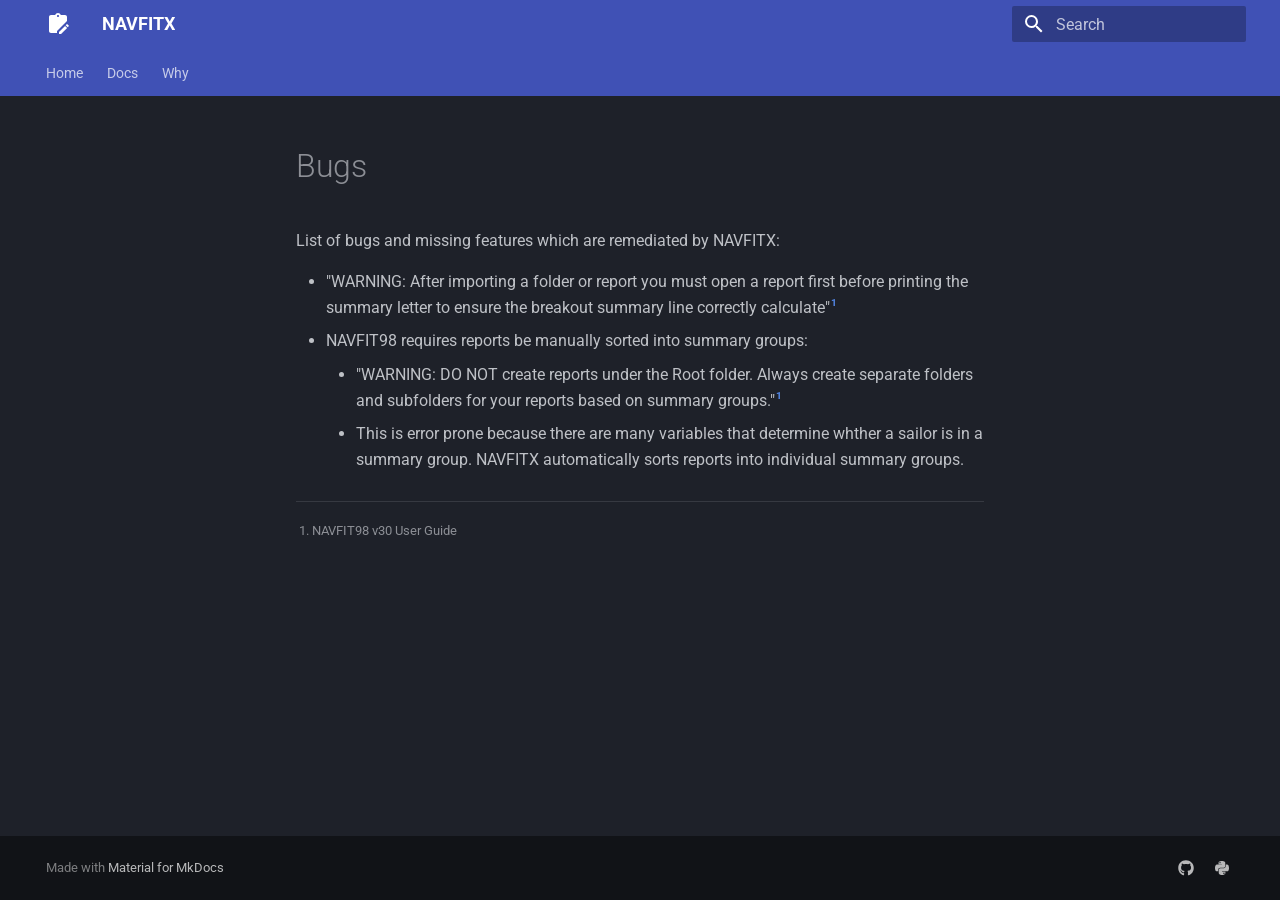
<file: bugs/index.html>
<!doctype html>
<html lang="en" class="no-js">
  <head>
    
      <meta charset="utf-8">
      <meta name="viewport" content="width=device-width,initial-scale=1">
      
      
      
        <link rel="canonical" href="https://tristan-white.github.io/navfitx/bugs/">
      
      
      
      
        
      
      
      <link rel="icon" href="../assets/images/favicon.png">
      <meta name="generator" content="mkdocs-1.6.1, mkdocs-material-9.7.1">
    
    
      
        <title>Bugs - NAVFITX</title>
      
    
    
      <link rel="stylesheet" href="../assets/stylesheets/main.484c7ddc.min.css">
      
        
        <link rel="stylesheet" href="../assets/stylesheets/palette.ab4e12ef.min.css">
      
      


    
    
      
    
    
      
        
        
        <link rel="preconnect" href="https://fonts.gstatic.com" crossorigin>
        <link rel="stylesheet" href="https://fonts.googleapis.com/css?family=Roboto:300,300i,400,400i,700,700i%7CRoboto+Mono:400,400i,700,700i&display=fallback">
        <style>:root{--md-text-font:"Roboto";--md-code-font:"Roboto Mono"}</style>
      
    
    
    <script>__md_scope=new URL("..",location),__md_hash=e=>[...e].reduce(((e,_)=>(e<<5)-e+_.charCodeAt(0)),0),__md_get=(e,_=localStorage,t=__md_scope)=>JSON.parse(_.getItem(t.pathname+"."+e)),__md_set=(e,_,t=localStorage,a=__md_scope)=>{try{t.setItem(a.pathname+"."+e,JSON.stringify(_))}catch(e){}}</script>
    
      

    
    
  </head>
  
  
    
    
    
    
    
    <body dir="ltr" data-md-color-scheme="slate" data-md-color-primary="indigo" data-md-color-accent="indigo">
  
    
    <input class="md-toggle" data-md-toggle="drawer" type="checkbox" id="__drawer" autocomplete="off">
    <input class="md-toggle" data-md-toggle="search" type="checkbox" id="__search" autocomplete="off">
    <label class="md-overlay" for="__drawer"></label>
    <div data-md-component="skip">
      
    </div>
    <div data-md-component="announce">
      
    </div>
    
    
      

<header class="md-header" data-md-component="header">
  <nav class="md-header__inner md-grid" aria-label="Header">
    <a href=".." title="NAVFITX" class="md-header__button md-logo" aria-label="NAVFITX" data-md-component="logo">
      
  
  <svg xmlns="http://www.w3.org/2000/svg" viewBox="0 0 24 24"><path d="M21.04 12.13c.14 0 .27.06.38.17l1.28 1.28c.22.21.22.56 0 .77l-1 1-2.05-2.05 1-1c.11-.11.25-.17.39-.17m-1.97 1.75 2.05 2.05L15.06 22H13v-2.06zM19 3c1.1 0 2 .9 2 2v4L11 19v2H5c-1.1 0-2-.9-2-2V5c0-1.1.9-2 2-2h4.18C9.6 1.84 10.7 1 12 1s2.4.84 2.82 2zm-7 0c-.55 0-1 .45-1 1s.45 1 1 1 1-.45 1-1-.45-1-1-1"/></svg>

    </a>
    <label class="md-header__button md-icon" for="__drawer">
      
      <svg xmlns="http://www.w3.org/2000/svg" viewBox="0 0 24 24"><path d="M3 6h18v2H3zm0 5h18v2H3zm0 5h18v2H3z"/></svg>
    </label>
    <div class="md-header__title" data-md-component="header-title">
      <div class="md-header__ellipsis">
        <div class="md-header__topic">
          <span class="md-ellipsis">
            NAVFITX
          </span>
        </div>
        <div class="md-header__topic" data-md-component="header-topic">
          <span class="md-ellipsis">
            
              Bugs
            
          </span>
        </div>
      </div>
    </div>
    
      
    
    
    
    
      
      
        <label class="md-header__button md-icon" for="__search">
          
          <svg xmlns="http://www.w3.org/2000/svg" viewBox="0 0 24 24"><path d="M9.5 3A6.5 6.5 0 0 1 16 9.5c0 1.61-.59 3.09-1.56 4.23l.27.27h.79l5 5-1.5 1.5-5-5v-.79l-.27-.27A6.52 6.52 0 0 1 9.5 16 6.5 6.5 0 0 1 3 9.5 6.5 6.5 0 0 1 9.5 3m0 2C7 5 5 7 5 9.5S7 14 9.5 14 14 12 14 9.5 12 5 9.5 5"/></svg>
        </label>
        <div class="md-search" data-md-component="search" role="dialog">
  <label class="md-search__overlay" for="__search"></label>
  <div class="md-search__inner" role="search">
    <form class="md-search__form" name="search">
      <input type="text" class="md-search__input" name="query" aria-label="Search" placeholder="Search" autocapitalize="off" autocorrect="off" autocomplete="off" spellcheck="false" data-md-component="search-query" required>
      <label class="md-search__icon md-icon" for="__search">
        
        <svg xmlns="http://www.w3.org/2000/svg" viewBox="0 0 24 24"><path d="M9.5 3A6.5 6.5 0 0 1 16 9.5c0 1.61-.59 3.09-1.56 4.23l.27.27h.79l5 5-1.5 1.5-5-5v-.79l-.27-.27A6.52 6.52 0 0 1 9.5 16 6.5 6.5 0 0 1 3 9.5 6.5 6.5 0 0 1 9.5 3m0 2C7 5 5 7 5 9.5S7 14 9.5 14 14 12 14 9.5 12 5 9.5 5"/></svg>
        
        <svg xmlns="http://www.w3.org/2000/svg" viewBox="0 0 24 24"><path d="M20 11v2H8l5.5 5.5-1.42 1.42L4.16 12l7.92-7.92L13.5 5.5 8 11z"/></svg>
      </label>
      <nav class="md-search__options" aria-label="Search">
        
        <button type="reset" class="md-search__icon md-icon" title="Clear" aria-label="Clear" tabindex="-1">
          
          <svg xmlns="http://www.w3.org/2000/svg" viewBox="0 0 24 24"><path d="M19 6.41 17.59 5 12 10.59 6.41 5 5 6.41 10.59 12 5 17.59 6.41 19 12 13.41 17.59 19 19 17.59 13.41 12z"/></svg>
        </button>
      </nav>
      
    </form>
    <div class="md-search__output">
      <div class="md-search__scrollwrap" tabindex="0" data-md-scrollfix>
        <div class="md-search-result" data-md-component="search-result">
          <div class="md-search-result__meta">
            Initializing search
          </div>
          <ol class="md-search-result__list" role="presentation"></ol>
        </div>
      </div>
    </div>
  </div>
</div>
      
    
    
  </nav>
  
</header>
    
    <div class="md-container" data-md-component="container">
      
      
        
          
            
<nav class="md-tabs" aria-label="Tabs" data-md-component="tabs">
  <div class="md-grid">
    <ul class="md-tabs__list">
      
        
  
  
  
  
    <li class="md-tabs__item">
      <a href=".." class="md-tabs__link">
        
  
  
    
  
  Home

      </a>
    </li>
  

      
        
  
  
  
  
    <li class="md-tabs__item">
      <a href="../docs/" class="md-tabs__link">
        
  
  
    
  
  Docs

      </a>
    </li>
  

      
        
  
  
  
  
    <li class="md-tabs__item">
      <a href="../why/" class="md-tabs__link">
        
  
  
    
  
  Why

      </a>
    </li>
  

      
    </ul>
  </div>
</nav>
          
        
      
      <main class="md-main" data-md-component="main">
        <div class="md-main__inner md-grid">
          
            
              
              <div class="md-sidebar md-sidebar--primary" data-md-component="sidebar" data-md-type="navigation" >
                <div class="md-sidebar__scrollwrap">
                  <div class="md-sidebar__inner">
                    


  


<nav class="md-nav md-nav--primary md-nav--lifted" aria-label="Navigation" data-md-level="0">
  <label class="md-nav__title" for="__drawer">
    <a href=".." title="NAVFITX" class="md-nav__button md-logo" aria-label="NAVFITX" data-md-component="logo">
      
  
  <svg xmlns="http://www.w3.org/2000/svg" viewBox="0 0 24 24"><path d="M21.04 12.13c.14 0 .27.06.38.17l1.28 1.28c.22.21.22.56 0 .77l-1 1-2.05-2.05 1-1c.11-.11.25-.17.39-.17m-1.97 1.75 2.05 2.05L15.06 22H13v-2.06zM19 3c1.1 0 2 .9 2 2v4L11 19v2H5c-1.1 0-2-.9-2-2V5c0-1.1.9-2 2-2h4.18C9.6 1.84 10.7 1 12 1s2.4.84 2.82 2zm-7 0c-.55 0-1 .45-1 1s.45 1 1 1 1-.45 1-1-.45-1-1-1"/></svg>

    </a>
    NAVFITX
  </label>
  
  <ul class="md-nav__list" data-md-scrollfix>
    
      
      
  
  
  
  
    <li class="md-nav__item">
      <a href=".." class="md-nav__link">
        
  
  
  <span class="md-ellipsis">
    
  
    Home
  

    
  </span>
  
  

      </a>
    </li>
  

    
      
      
  
  
  
  
    <li class="md-nav__item">
      <a href="../docs/" class="md-nav__link">
        
  
  
  <span class="md-ellipsis">
    
  
    Docs
  

    
  </span>
  
  

      </a>
    </li>
  

    
      
      
  
  
  
  
    <li class="md-nav__item">
      <a href="../why/" class="md-nav__link">
        
  
  
  <span class="md-ellipsis">
    
  
    Why
  

    
  </span>
  
  

      </a>
    </li>
  

    
  </ul>
</nav>
                  </div>
                </div>
              </div>
            
            
              
              <div class="md-sidebar md-sidebar--secondary" data-md-component="sidebar" data-md-type="toc" >
                <div class="md-sidebar__scrollwrap">
                  <div class="md-sidebar__inner">
                    

<nav class="md-nav md-nav--secondary" aria-label="Table of contents">
  
  
  
  
</nav>
                  </div>
                </div>
              </div>
            
          
          
            <div class="md-content" data-md-component="content">
              
              <article class="md-content__inner md-typeset">
                
                  



  <h1>Bugs</h1>

<p>List of bugs and missing features which are remediated by NAVFITX:</p>
<ul>
<li>"WARNING: After importing a folder or report you must open a report first before printing the summary letter to ensure the breakout summary line correctly calculate"<sup id="fnref:1"><a class="footnote-ref" href="#fn:1">1</a></sup></li>
<li>NAVFIT98 requires reports be manually sorted into summary groups:<ul>
<li>"WARNING: DO NOT create reports under the Root folder. Always create separate folders and
subfolders for your reports based on summary groups."<sup id="fnref2:1"><a class="footnote-ref" href="#fn:1">1</a></sup></li>
<li>This is error prone because there are many variables that determine whther a sailor is in a summary group. NAVFITX automatically sorts reports into individual summary groups.</li>
</ul>
</li>
</ul>
<div class="footnote">
<hr />
<ol>
<li id="fn:1">
<p>NAVFIT98 v30 User Guide&#160;<a class="footnote-backref" href="#fnref:1" title="Jump back to footnote 1 in the text">&#8617;</a><a class="footnote-backref" href="#fnref2:1" title="Jump back to footnote 1 in the text">&#8617;</a></p>
</li>
</ol>
</div>












                
              </article>
            </div>
          
          
  <script>var tabs=__md_get("__tabs");if(Array.isArray(tabs))e:for(var set of document.querySelectorAll(".tabbed-set")){var labels=set.querySelector(".tabbed-labels");for(var tab of tabs)for(var label of labels.getElementsByTagName("label"))if(label.innerText.trim()===tab){var input=document.getElementById(label.htmlFor);input.checked=!0;continue e}}</script>

<script>var target=document.getElementById(location.hash.slice(1));target&&target.name&&(target.checked=target.name.startsWith("__tabbed_"))</script>
        </div>
        
      </main>
      
        <footer class="md-footer">
  
  <div class="md-footer-meta md-typeset">
    <div class="md-footer-meta__inner md-grid">
      <div class="md-copyright">
  
  
    Made with
    <a href="https://squidfunk.github.io/mkdocs-material/" target="_blank" rel="noopener">
      Material for MkDocs
    </a>
  
</div>
      
        
<div class="md-social">
  
    
    
    
    
      
      
    
    <a href="https://github.com/tristan-white/navftix" target="_blank" rel="noopener" title="github.com" class="md-social__link">
      <svg xmlns="http://www.w3.org/2000/svg" viewBox="0 0 512 512"><!--! Font Awesome Free 7.1.0 by @fontawesome - https://fontawesome.com License - https://fontawesome.com/license/free (Icons: CC BY 4.0, Fonts: SIL OFL 1.1, Code: MIT License) Copyright 2025 Fonticons, Inc.--><path d="M173.9 397.4c0 2-2.3 3.6-5.2 3.6-3.3.3-5.6-1.3-5.6-3.6 0-2 2.3-3.6 5.2-3.6 3-.3 5.6 1.3 5.6 3.6m-31.1-4.5c-.7 2 1.3 4.3 4.3 4.9 2.6 1 5.6 0 6.2-2s-1.3-4.3-4.3-5.2c-2.6-.7-5.5.3-6.2 2.3m44.2-1.7c-2.9.7-4.9 2.6-4.6 4.9.3 2 2.9 3.3 5.9 2.6 2.9-.7 4.9-2.6 4.6-4.6-.3-1.9-3-3.2-5.9-2.9M252.8 8C114.1 8 8 113.3 8 252c0 110.9 69.8 205.8 169.5 239.2 12.8 2.3 17.3-5.6 17.3-12.1 0-6.2-.3-40.4-.3-61.4 0 0-70 15-84.7-29.8 0 0-11.4-29.1-27.8-36.6 0 0-22.9-15.7 1.6-15.4 0 0 24.9 2 38.6 25.8 21.9 38.6 58.6 27.5 72.9 20.9 2.3-16 8.8-27.1 16-33.7-55.9-6.2-112.3-14.3-112.3-110.5 0-27.5 7.6-41.3 23.6-58.9-2.6-6.5-11.1-33.3 2.6-67.9 20.9-6.5 69 27 69 27 20-5.6 41.5-8.5 62.8-8.5s42.8 2.9 62.8 8.5c0 0 48.1-33.6 69-27 13.7 34.7 5.2 61.4 2.6 67.9 16 17.7 25.8 31.5 25.8 58.9 0 96.5-58.9 104.2-114.8 110.5 9.2 7.9 17 22.9 17 46.4 0 33.7-.3 75.4-.3 83.6 0 6.5 4.6 14.4 17.3 12.1C436.2 457.8 504 362.9 504 252 504 113.3 391.5 8 252.8 8M105.2 352.9c-1.3 1-1 3.3.7 5.2 1.6 1.6 3.9 2.3 5.2 1 1.3-1 1-3.3-.7-5.2-1.6-1.6-3.9-2.3-5.2-1m-10.8-8.1c-.7 1.3.3 2.9 2.3 3.9 1.6 1 3.6.7 4.3-.7.7-1.3-.3-2.9-2.3-3.9-2-.6-3.6-.3-4.3.7m32.4 35.6c-1.6 1.3-1 4.3 1.3 6.2 2.3 2.3 5.2 2.6 6.5 1 1.3-1.3.7-4.3-1.3-6.2-2.2-2.3-5.2-2.6-6.5-1m-11.4-14.7c-1.6 1-1.6 3.6 0 5.9s4.3 3.3 5.6 2.3c1.6-1.3 1.6-3.9 0-6.2-1.4-2.3-4-3.3-5.6-2"/></svg>
    </a>
  
    
    
    
    
      
      
    
    <a href="https://pypi.org/project/navfitx/" target="_blank" rel="noopener" title="pypi.org" class="md-social__link">
      <svg xmlns="http://www.w3.org/2000/svg" viewBox="0 0 448 512"><!--! Font Awesome Free 7.1.0 by @fontawesome - https://fontawesome.com License - https://fontawesome.com/license/free (Icons: CC BY 4.0, Fonts: SIL OFL 1.1, Code: MIT License) Copyright 2025 Fonticons, Inc.--><path d="M439.8 200.5c-7.7-30.9-22.3-54.2-53.4-54.2h-40.1v47.4c0 36.8-31.2 67.8-66.8 67.8H172.7c-29.2 0-53.4 25-53.4 54.3v101.8c0 29 25.2 46 53.4 54.3 33.8 9.9 66.3 11.7 106.8 0 26.9-7.8 53.4-23.5 53.4-54.3v-40.7H226.2v-13.6h160.2c31.1 0 42.6-21.7 53.4-54.2 11.2-33.5 10.7-65.7 0-108.6M286.2 444.7a20.4 20.4 0 1 1 0-40.7 20.4 20.4 0 1 1 0 40.7M167.8 248.1h106.8c29.7 0 53.4-24.5 53.4-54.3V91.9c0-29-24.4-50.7-53.4-55.6-35.8-5.9-74.7-5.6-106.8.1-45.2 8-53.4 24.7-53.4 55.6v40.7h106.9v13.6h-147c-31.1 0-58.3 18.7-66.8 54.2-9.8 40.7-10.2 66.1 0 108.6 7.6 31.6 25.7 54.2 56.8 54.2H101v-48.8c0-35.3 30.5-66.4 66.8-66.4m-6.6-183.4a20.4 20.4 0 1 1 0 40.8 20.4 20.4 0 1 1 0-40.8"/></svg>
    </a>
  
</div>
      
    </div>
  </div>
</footer>
      
    </div>
    <div class="md-dialog" data-md-component="dialog">
      <div class="md-dialog__inner md-typeset"></div>
    </div>
    
    
    
      
      
      <script id="__config" type="application/json">{"annotate": null, "base": "..", "features": ["content.code.copy", "content.footnote.tooltips", "content.tabs.link", "navigation.indexes", "navigation.tabs", "navigation.sections"], "search": "../assets/javascripts/workers/search.2c215733.min.js", "tags": null, "translations": {"clipboard.copied": "Copied to clipboard", "clipboard.copy": "Copy to clipboard", "search.result.more.one": "1 more on this page", "search.result.more.other": "# more on this page", "search.result.none": "No matching documents", "search.result.one": "1 matching document", "search.result.other": "# matching documents", "search.result.placeholder": "Type to start searching", "search.result.term.missing": "Missing", "select.version": "Select version"}, "version": null}</script>
    
    
      <script src="../assets/javascripts/bundle.79ae519e.min.js"></script>
      
    
  </body>
</html>
</file>
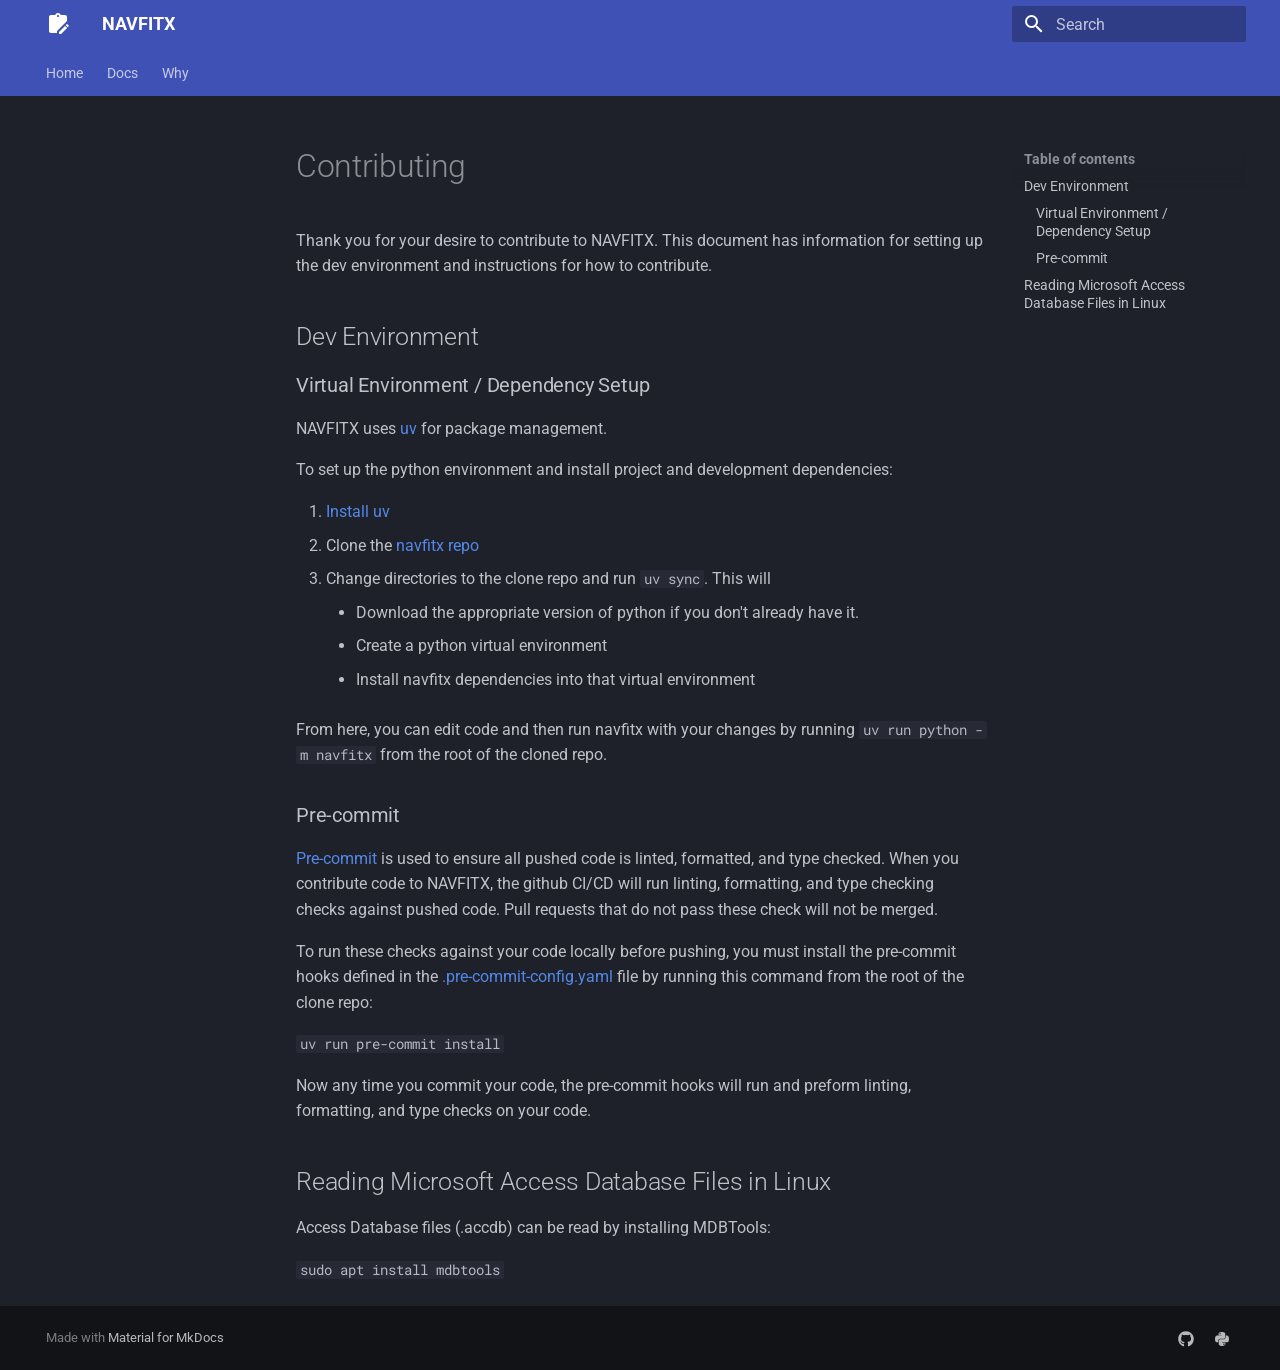
<file: contributing/index.html>
<!doctype html>
<html lang="en" class="no-js">
  <head>
    
      <meta charset="utf-8">
      <meta name="viewport" content="width=device-width,initial-scale=1">
      
      
      
        <link rel="canonical" href="https://tristan-white.github.io/navfitx/contributing/">
      
      
      
      
        
      
      
      <link rel="icon" href="../assets/images/favicon.png">
      <meta name="generator" content="mkdocs-1.6.1, mkdocs-material-9.7.1">
    
    
      
        <title>Contributing - NAVFITX</title>
      
    
    
      <link rel="stylesheet" href="../assets/stylesheets/main.484c7ddc.min.css">
      
        
        <link rel="stylesheet" href="../assets/stylesheets/palette.ab4e12ef.min.css">
      
      


    
    
      
    
    
      
        
        
        <link rel="preconnect" href="https://fonts.gstatic.com" crossorigin>
        <link rel="stylesheet" href="https://fonts.googleapis.com/css?family=Roboto:300,300i,400,400i,700,700i%7CRoboto+Mono:400,400i,700,700i&display=fallback">
        <style>:root{--md-text-font:"Roboto";--md-code-font:"Roboto Mono"}</style>
      
    
    
    <script>__md_scope=new URL("..",location),__md_hash=e=>[...e].reduce(((e,_)=>(e<<5)-e+_.charCodeAt(0)),0),__md_get=(e,_=localStorage,t=__md_scope)=>JSON.parse(_.getItem(t.pathname+"."+e)),__md_set=(e,_,t=localStorage,a=__md_scope)=>{try{t.setItem(a.pathname+"."+e,JSON.stringify(_))}catch(e){}}</script>
    
      

    
    
  </head>
  
  
    
    
    
    
    
    <body dir="ltr" data-md-color-scheme="slate" data-md-color-primary="indigo" data-md-color-accent="indigo">
  
    
    <input class="md-toggle" data-md-toggle="drawer" type="checkbox" id="__drawer" autocomplete="off">
    <input class="md-toggle" data-md-toggle="search" type="checkbox" id="__search" autocomplete="off">
    <label class="md-overlay" for="__drawer"></label>
    <div data-md-component="skip">
      
        
        <a href="#contributing" class="md-skip">
          Skip to content
        </a>
      
    </div>
    <div data-md-component="announce">
      
    </div>
    
    
      

<header class="md-header" data-md-component="header">
  <nav class="md-header__inner md-grid" aria-label="Header">
    <a href=".." title="NAVFITX" class="md-header__button md-logo" aria-label="NAVFITX" data-md-component="logo">
      
  
  <svg xmlns="http://www.w3.org/2000/svg" viewBox="0 0 24 24"><path d="M21.04 12.13c.14 0 .27.06.38.17l1.28 1.28c.22.21.22.56 0 .77l-1 1-2.05-2.05 1-1c.11-.11.25-.17.39-.17m-1.97 1.75 2.05 2.05L15.06 22H13v-2.06zM19 3c1.1 0 2 .9 2 2v4L11 19v2H5c-1.1 0-2-.9-2-2V5c0-1.1.9-2 2-2h4.18C9.6 1.84 10.7 1 12 1s2.4.84 2.82 2zm-7 0c-.55 0-1 .45-1 1s.45 1 1 1 1-.45 1-1-.45-1-1-1"/></svg>

    </a>
    <label class="md-header__button md-icon" for="__drawer">
      
      <svg xmlns="http://www.w3.org/2000/svg" viewBox="0 0 24 24"><path d="M3 6h18v2H3zm0 5h18v2H3zm0 5h18v2H3z"/></svg>
    </label>
    <div class="md-header__title" data-md-component="header-title">
      <div class="md-header__ellipsis">
        <div class="md-header__topic">
          <span class="md-ellipsis">
            NAVFITX
          </span>
        </div>
        <div class="md-header__topic" data-md-component="header-topic">
          <span class="md-ellipsis">
            
              Contributing
            
          </span>
        </div>
      </div>
    </div>
    
      
    
    
    
    
      
      
        <label class="md-header__button md-icon" for="__search">
          
          <svg xmlns="http://www.w3.org/2000/svg" viewBox="0 0 24 24"><path d="M9.5 3A6.5 6.5 0 0 1 16 9.5c0 1.61-.59 3.09-1.56 4.23l.27.27h.79l5 5-1.5 1.5-5-5v-.79l-.27-.27A6.52 6.52 0 0 1 9.5 16 6.5 6.5 0 0 1 3 9.5 6.5 6.5 0 0 1 9.5 3m0 2C7 5 5 7 5 9.5S7 14 9.5 14 14 12 14 9.5 12 5 9.5 5"/></svg>
        </label>
        <div class="md-search" data-md-component="search" role="dialog">
  <label class="md-search__overlay" for="__search"></label>
  <div class="md-search__inner" role="search">
    <form class="md-search__form" name="search">
      <input type="text" class="md-search__input" name="query" aria-label="Search" placeholder="Search" autocapitalize="off" autocorrect="off" autocomplete="off" spellcheck="false" data-md-component="search-query" required>
      <label class="md-search__icon md-icon" for="__search">
        
        <svg xmlns="http://www.w3.org/2000/svg" viewBox="0 0 24 24"><path d="M9.5 3A6.5 6.5 0 0 1 16 9.5c0 1.61-.59 3.09-1.56 4.23l.27.27h.79l5 5-1.5 1.5-5-5v-.79l-.27-.27A6.52 6.52 0 0 1 9.5 16 6.5 6.5 0 0 1 3 9.5 6.5 6.5 0 0 1 9.5 3m0 2C7 5 5 7 5 9.5S7 14 9.5 14 14 12 14 9.5 12 5 9.5 5"/></svg>
        
        <svg xmlns="http://www.w3.org/2000/svg" viewBox="0 0 24 24"><path d="M20 11v2H8l5.5 5.5-1.42 1.42L4.16 12l7.92-7.92L13.5 5.5 8 11z"/></svg>
      </label>
      <nav class="md-search__options" aria-label="Search">
        
        <button type="reset" class="md-search__icon md-icon" title="Clear" aria-label="Clear" tabindex="-1">
          
          <svg xmlns="http://www.w3.org/2000/svg" viewBox="0 0 24 24"><path d="M19 6.41 17.59 5 12 10.59 6.41 5 5 6.41 10.59 12 5 17.59 6.41 19 12 13.41 17.59 19 19 17.59 13.41 12z"/></svg>
        </button>
      </nav>
      
    </form>
    <div class="md-search__output">
      <div class="md-search__scrollwrap" tabindex="0" data-md-scrollfix>
        <div class="md-search-result" data-md-component="search-result">
          <div class="md-search-result__meta">
            Initializing search
          </div>
          <ol class="md-search-result__list" role="presentation"></ol>
        </div>
      </div>
    </div>
  </div>
</div>
      
    
    
  </nav>
  
</header>
    
    <div class="md-container" data-md-component="container">
      
      
        
          
            
<nav class="md-tabs" aria-label="Tabs" data-md-component="tabs">
  <div class="md-grid">
    <ul class="md-tabs__list">
      
        
  
  
  
  
    <li class="md-tabs__item">
      <a href=".." class="md-tabs__link">
        
  
  
    
  
  Home

      </a>
    </li>
  

      
        
  
  
  
  
    <li class="md-tabs__item">
      <a href="../docs/" class="md-tabs__link">
        
  
  
    
  
  Docs

      </a>
    </li>
  

      
        
  
  
  
  
    <li class="md-tabs__item">
      <a href="../why/" class="md-tabs__link">
        
  
  
    
  
  Why

      </a>
    </li>
  

      
    </ul>
  </div>
</nav>
          
        
      
      <main class="md-main" data-md-component="main">
        <div class="md-main__inner md-grid">
          
            
              
              <div class="md-sidebar md-sidebar--primary" data-md-component="sidebar" data-md-type="navigation" >
                <div class="md-sidebar__scrollwrap">
                  <div class="md-sidebar__inner">
                    


  


<nav class="md-nav md-nav--primary md-nav--lifted" aria-label="Navigation" data-md-level="0">
  <label class="md-nav__title" for="__drawer">
    <a href=".." title="NAVFITX" class="md-nav__button md-logo" aria-label="NAVFITX" data-md-component="logo">
      
  
  <svg xmlns="http://www.w3.org/2000/svg" viewBox="0 0 24 24"><path d="M21.04 12.13c.14 0 .27.06.38.17l1.28 1.28c.22.21.22.56 0 .77l-1 1-2.05-2.05 1-1c.11-.11.25-.17.39-.17m-1.97 1.75 2.05 2.05L15.06 22H13v-2.06zM19 3c1.1 0 2 .9 2 2v4L11 19v2H5c-1.1 0-2-.9-2-2V5c0-1.1.9-2 2-2h4.18C9.6 1.84 10.7 1 12 1s2.4.84 2.82 2zm-7 0c-.55 0-1 .45-1 1s.45 1 1 1 1-.45 1-1-.45-1-1-1"/></svg>

    </a>
    NAVFITX
  </label>
  
  <ul class="md-nav__list" data-md-scrollfix>
    
      
      
  
  
  
  
    <li class="md-nav__item">
      <a href=".." class="md-nav__link">
        
  
  
  <span class="md-ellipsis">
    
  
    Home
  

    
  </span>
  
  

      </a>
    </li>
  

    
      
      
  
  
  
  
    <li class="md-nav__item">
      <a href="../docs/" class="md-nav__link">
        
  
  
  <span class="md-ellipsis">
    
  
    Docs
  

    
  </span>
  
  

      </a>
    </li>
  

    
      
      
  
  
  
  
    <li class="md-nav__item">
      <a href="../why/" class="md-nav__link">
        
  
  
  <span class="md-ellipsis">
    
  
    Why
  

    
  </span>
  
  

      </a>
    </li>
  

    
  </ul>
</nav>
                  </div>
                </div>
              </div>
            
            
              
              <div class="md-sidebar md-sidebar--secondary" data-md-component="sidebar" data-md-type="toc" >
                <div class="md-sidebar__scrollwrap">
                  <div class="md-sidebar__inner">
                    

<nav class="md-nav md-nav--secondary" aria-label="Table of contents">
  
  
  
    
  
  
    <label class="md-nav__title" for="__toc">
      <span class="md-nav__icon md-icon"></span>
      Table of contents
    </label>
    <ul class="md-nav__list" data-md-component="toc" data-md-scrollfix>
      
        <li class="md-nav__item">
  <a href="#dev-environment" class="md-nav__link">
    <span class="md-ellipsis">
      
        Dev Environment
      
    </span>
  </a>
  
    <nav class="md-nav" aria-label="Dev Environment">
      <ul class="md-nav__list">
        
          <li class="md-nav__item">
  <a href="#virtual-environment-dependency-setup" class="md-nav__link">
    <span class="md-ellipsis">
      
        Virtual Environment / Dependency Setup
      
    </span>
  </a>
  
</li>
        
          <li class="md-nav__item">
  <a href="#pre-commit" class="md-nav__link">
    <span class="md-ellipsis">
      
        Pre-commit
      
    </span>
  </a>
  
</li>
        
      </ul>
    </nav>
  
</li>
      
        <li class="md-nav__item">
  <a href="#reading-microsoft-access-database-files-in-linux" class="md-nav__link">
    <span class="md-ellipsis">
      
        Reading Microsoft Access Database Files in Linux
      
    </span>
  </a>
  
</li>
      
    </ul>
  
</nav>
                  </div>
                </div>
              </div>
            
          
          
            <div class="md-content" data-md-component="content">
              
              <article class="md-content__inner md-typeset">
                
                  



<h1 id="contributing">Contributing</h1>
<p>Thank you for your desire to contribute to NAVFITX. This document has information for setting up the dev environment and instructions for how to contribute.</p>
<h2 id="dev-environment">Dev Environment</h2>
<h3 id="virtual-environment-dependency-setup">Virtual Environment / Dependency Setup</h3>
<p>NAVFITX uses <a href="https://docs.astral.sh/uv/">uv</a> for package management.</p>
<p>To set up the python environment and install project and development dependencies:</p>
<ol>
<li><a href="https://docs.astral.sh/uv/getting-started/installation/">Install uv</a></li>
<li>Clone the <a href="https://github.com/tristan-white/navfitx">navfitx repo</a></li>
<li>Change directories to the clone repo and run <code>uv sync</code>. This will<ul>
<li>Download the appropriate version of python if you don't already have it.</li>
<li>Create a python virtual environment</li>
<li>Install navfitx dependencies into that virtual environment</li>
</ul>
</li>
</ol>
<p>From here, you can edit code and then run navfitx with your changes by running <code>uv run python -m navfitx</code> from the root of the cloned repo.</p>
<h3 id="pre-commit">Pre-commit</h3>
<p><a href="https://pre-commit.com/">Pre-commit</a> is used to ensure all pushed code is linted, formatted, and type checked. When you contribute code to NAVFITX, the github CI/CD will run linting, formatting, and type checking checks against pushed code. Pull requests that do not pass these check will not be merged.</p>
<p>To run these checks against your code locally before pushing, you must install the pre-commit hooks defined in the <a href="https://github.com/tristan-white/navfitx/blob/main/.pre-commit-config.yaml">.pre-commit-config.yaml</a> file by running this command from the root of the clone repo:</p>
<p><code>uv run pre-commit install</code></p>
<p>Now any time you commit your code, the pre-commit hooks will run and preform linting, formatting, and type checks on your code.</p>
<h2 id="reading-microsoft-access-database-files-in-linux">Reading Microsoft Access Database Files in Linux</h2>
<p>Access Database files (.accdb) can be read by installing MDBTools:</p>
<p><code>sudo apt install mdbtools</code></p>
<!-- > NOTE for Linux:
> f you see the error `This application failed to start because no Qt platform plugin could be initialized. Reinstalling the application may fix this problem.`, do a `sudo apt install libxcb-cursor0`, then run again.
> If you see the error `ImportError: libodbc.so.2: cannot open shared object file: No such file or directory`, install unixodbc: `sudo apt install unixodbc`. -->












                
              </article>
            </div>
          
          
  <script>var tabs=__md_get("__tabs");if(Array.isArray(tabs))e:for(var set of document.querySelectorAll(".tabbed-set")){var labels=set.querySelector(".tabbed-labels");for(var tab of tabs)for(var label of labels.getElementsByTagName("label"))if(label.innerText.trim()===tab){var input=document.getElementById(label.htmlFor);input.checked=!0;continue e}}</script>

<script>var target=document.getElementById(location.hash.slice(1));target&&target.name&&(target.checked=target.name.startsWith("__tabbed_"))</script>
        </div>
        
      </main>
      
        <footer class="md-footer">
  
  <div class="md-footer-meta md-typeset">
    <div class="md-footer-meta__inner md-grid">
      <div class="md-copyright">
  
  
    Made with
    <a href="https://squidfunk.github.io/mkdocs-material/" target="_blank" rel="noopener">
      Material for MkDocs
    </a>
  
</div>
      
        
<div class="md-social">
  
    
    
    
    
      
      
    
    <a href="https://github.com/tristan-white/navftix" target="_blank" rel="noopener" title="github.com" class="md-social__link">
      <svg xmlns="http://www.w3.org/2000/svg" viewBox="0 0 512 512"><!--! Font Awesome Free 7.1.0 by @fontawesome - https://fontawesome.com License - https://fontawesome.com/license/free (Icons: CC BY 4.0, Fonts: SIL OFL 1.1, Code: MIT License) Copyright 2025 Fonticons, Inc.--><path d="M173.9 397.4c0 2-2.3 3.6-5.2 3.6-3.3.3-5.6-1.3-5.6-3.6 0-2 2.3-3.6 5.2-3.6 3-.3 5.6 1.3 5.6 3.6m-31.1-4.5c-.7 2 1.3 4.3 4.3 4.9 2.6 1 5.6 0 6.2-2s-1.3-4.3-4.3-5.2c-2.6-.7-5.5.3-6.2 2.3m44.2-1.7c-2.9.7-4.9 2.6-4.6 4.9.3 2 2.9 3.3 5.9 2.6 2.9-.7 4.9-2.6 4.6-4.6-.3-1.9-3-3.2-5.9-2.9M252.8 8C114.1 8 8 113.3 8 252c0 110.9 69.8 205.8 169.5 239.2 12.8 2.3 17.3-5.6 17.3-12.1 0-6.2-.3-40.4-.3-61.4 0 0-70 15-84.7-29.8 0 0-11.4-29.1-27.8-36.6 0 0-22.9-15.7 1.6-15.4 0 0 24.9 2 38.6 25.8 21.9 38.6 58.6 27.5 72.9 20.9 2.3-16 8.8-27.1 16-33.7-55.9-6.2-112.3-14.3-112.3-110.5 0-27.5 7.6-41.3 23.6-58.9-2.6-6.5-11.1-33.3 2.6-67.9 20.9-6.5 69 27 69 27 20-5.6 41.5-8.5 62.8-8.5s42.8 2.9 62.8 8.5c0 0 48.1-33.6 69-27 13.7 34.7 5.2 61.4 2.6 67.9 16 17.7 25.8 31.5 25.8 58.9 0 96.5-58.9 104.2-114.8 110.5 9.2 7.9 17 22.9 17 46.4 0 33.7-.3 75.4-.3 83.6 0 6.5 4.6 14.4 17.3 12.1C436.2 457.8 504 362.9 504 252 504 113.3 391.5 8 252.8 8M105.2 352.9c-1.3 1-1 3.3.7 5.2 1.6 1.6 3.9 2.3 5.2 1 1.3-1 1-3.3-.7-5.2-1.6-1.6-3.9-2.3-5.2-1m-10.8-8.1c-.7 1.3.3 2.9 2.3 3.9 1.6 1 3.6.7 4.3-.7.7-1.3-.3-2.9-2.3-3.9-2-.6-3.6-.3-4.3.7m32.4 35.6c-1.6 1.3-1 4.3 1.3 6.2 2.3 2.3 5.2 2.6 6.5 1 1.3-1.3.7-4.3-1.3-6.2-2.2-2.3-5.2-2.6-6.5-1m-11.4-14.7c-1.6 1-1.6 3.6 0 5.9s4.3 3.3 5.6 2.3c1.6-1.3 1.6-3.9 0-6.2-1.4-2.3-4-3.3-5.6-2"/></svg>
    </a>
  
    
    
    
    
      
      
    
    <a href="https://pypi.org/project/navfitx/" target="_blank" rel="noopener" title="pypi.org" class="md-social__link">
      <svg xmlns="http://www.w3.org/2000/svg" viewBox="0 0 448 512"><!--! Font Awesome Free 7.1.0 by @fontawesome - https://fontawesome.com License - https://fontawesome.com/license/free (Icons: CC BY 4.0, Fonts: SIL OFL 1.1, Code: MIT License) Copyright 2025 Fonticons, Inc.--><path d="M439.8 200.5c-7.7-30.9-22.3-54.2-53.4-54.2h-40.1v47.4c0 36.8-31.2 67.8-66.8 67.8H172.7c-29.2 0-53.4 25-53.4 54.3v101.8c0 29 25.2 46 53.4 54.3 33.8 9.9 66.3 11.7 106.8 0 26.9-7.8 53.4-23.5 53.4-54.3v-40.7H226.2v-13.6h160.2c31.1 0 42.6-21.7 53.4-54.2 11.2-33.5 10.7-65.7 0-108.6M286.2 444.7a20.4 20.4 0 1 1 0-40.7 20.4 20.4 0 1 1 0 40.7M167.8 248.1h106.8c29.7 0 53.4-24.5 53.4-54.3V91.9c0-29-24.4-50.7-53.4-55.6-35.8-5.9-74.7-5.6-106.8.1-45.2 8-53.4 24.7-53.4 55.6v40.7h106.9v13.6h-147c-31.1 0-58.3 18.7-66.8 54.2-9.8 40.7-10.2 66.1 0 108.6 7.6 31.6 25.7 54.2 56.8 54.2H101v-48.8c0-35.3 30.5-66.4 66.8-66.4m-6.6-183.4a20.4 20.4 0 1 1 0 40.8 20.4 20.4 0 1 1 0-40.8"/></svg>
    </a>
  
</div>
      
    </div>
  </div>
</footer>
      
    </div>
    <div class="md-dialog" data-md-component="dialog">
      <div class="md-dialog__inner md-typeset"></div>
    </div>
    
    
    
      
      
      <script id="__config" type="application/json">{"annotate": null, "base": "..", "features": ["content.code.copy", "content.footnote.tooltips", "content.tabs.link", "navigation.indexes", "navigation.tabs", "navigation.sections"], "search": "../assets/javascripts/workers/search.2c215733.min.js", "tags": null, "translations": {"clipboard.copied": "Copied to clipboard", "clipboard.copy": "Copy to clipboard", "search.result.more.one": "1 more on this page", "search.result.more.other": "# more on this page", "search.result.none": "No matching documents", "search.result.one": "1 matching document", "search.result.other": "# matching documents", "search.result.placeholder": "Type to start searching", "search.result.term.missing": "Missing", "select.version": "Select version"}, "version": null}</script>
    
    
      <script src="../assets/javascripts/bundle.79ae519e.min.js"></script>
      
    
  </body>
</html>
</file>
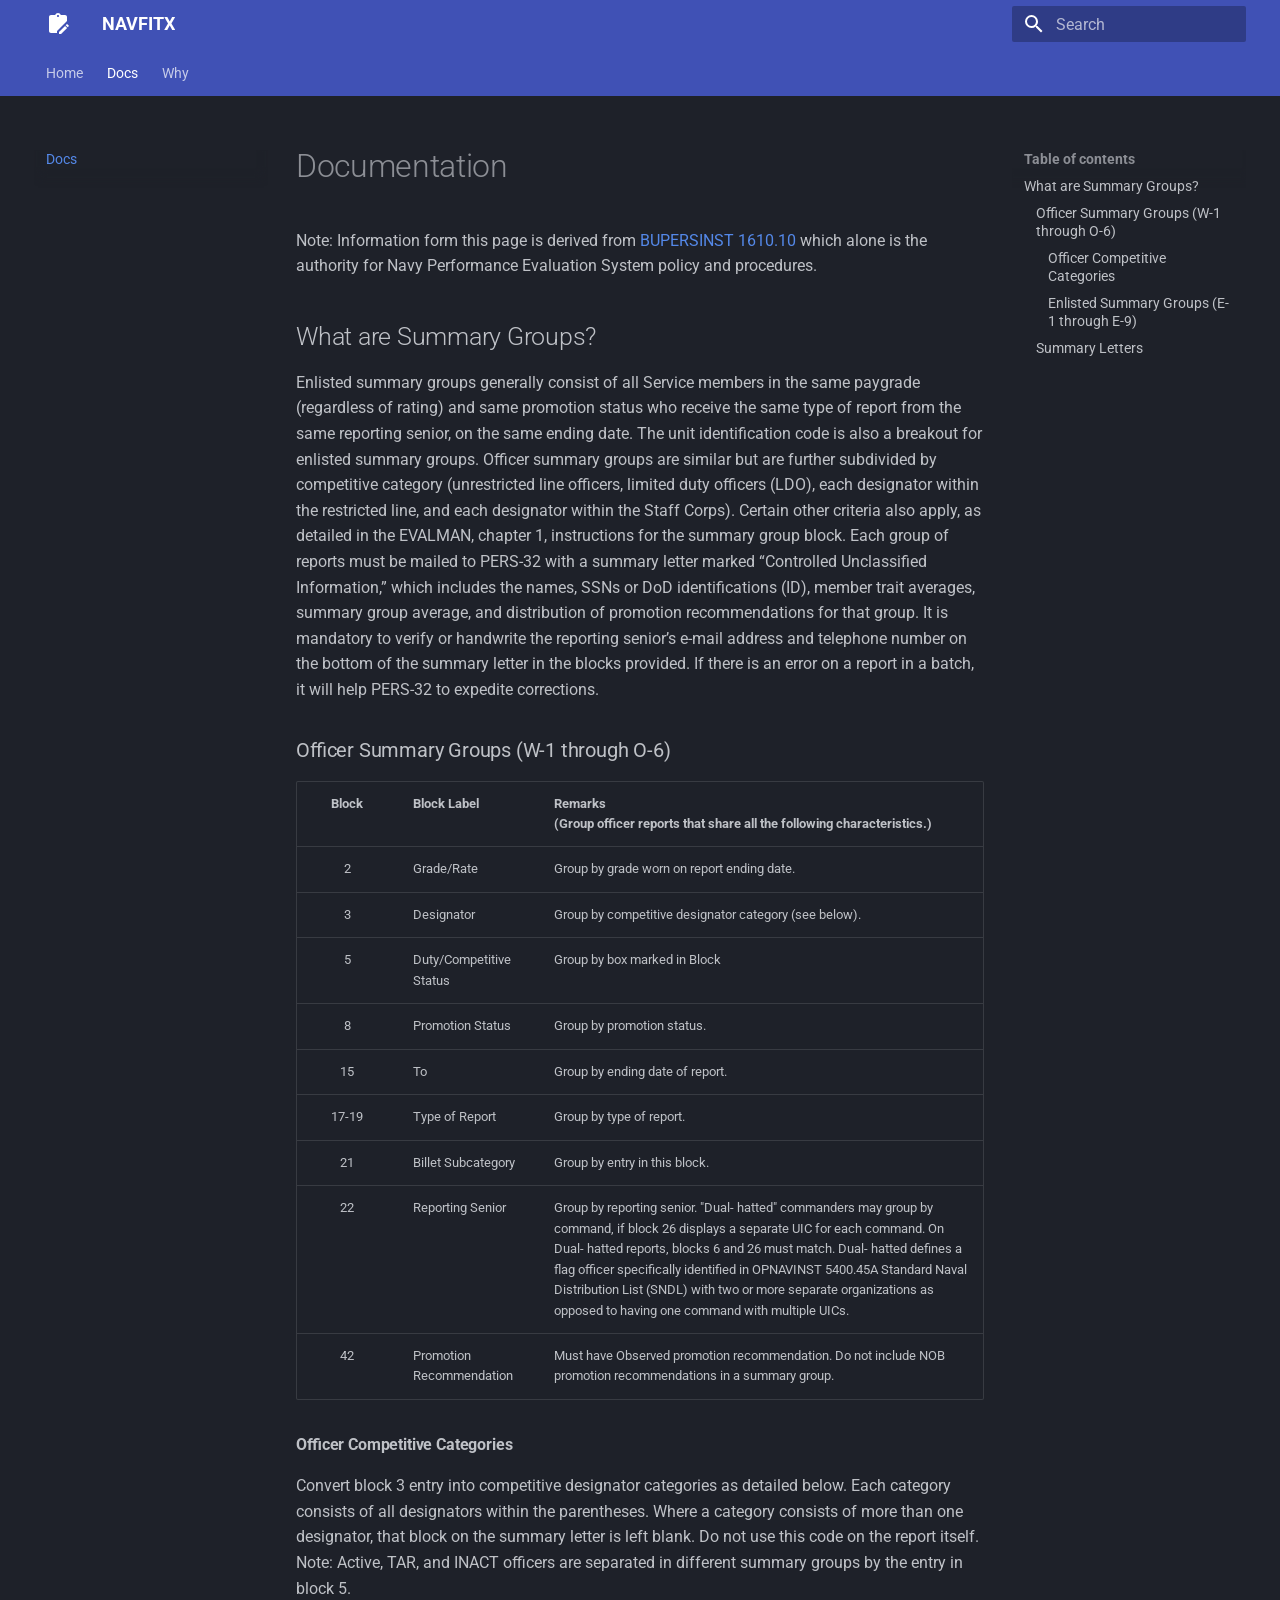
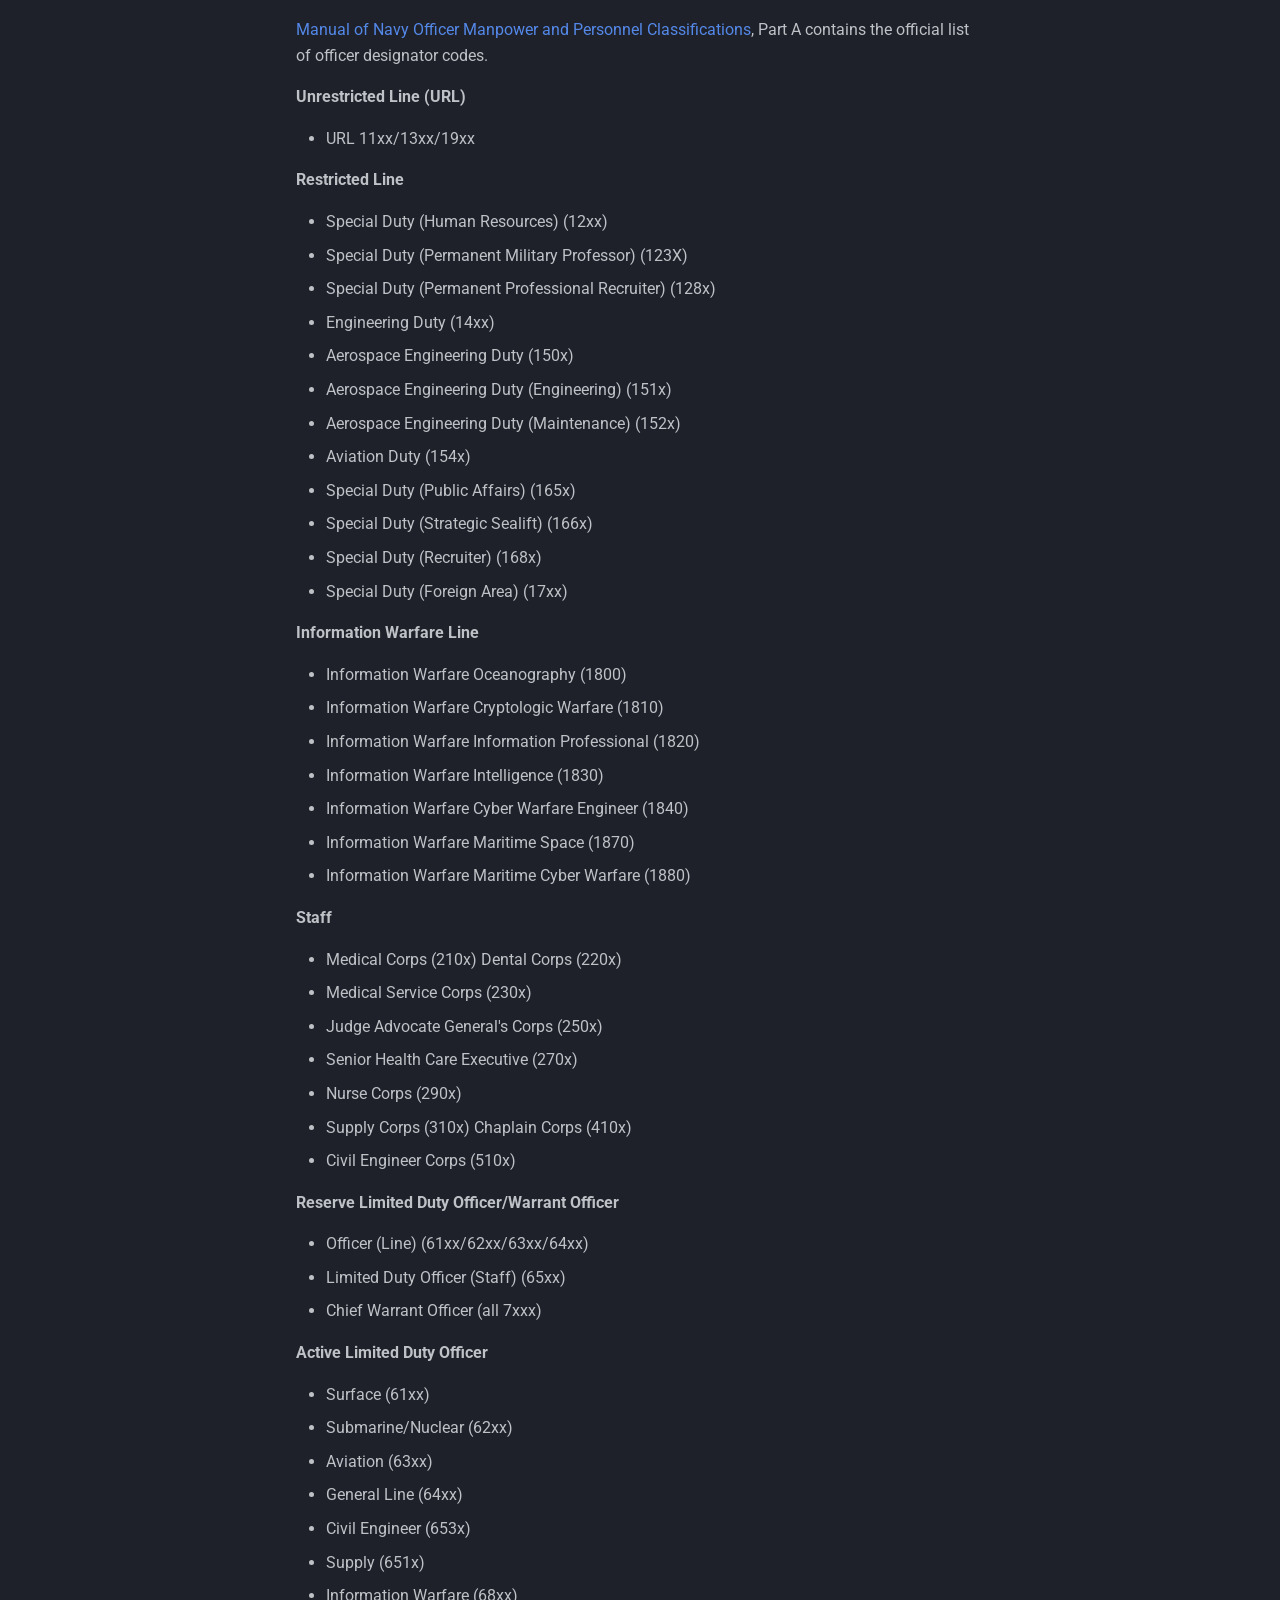
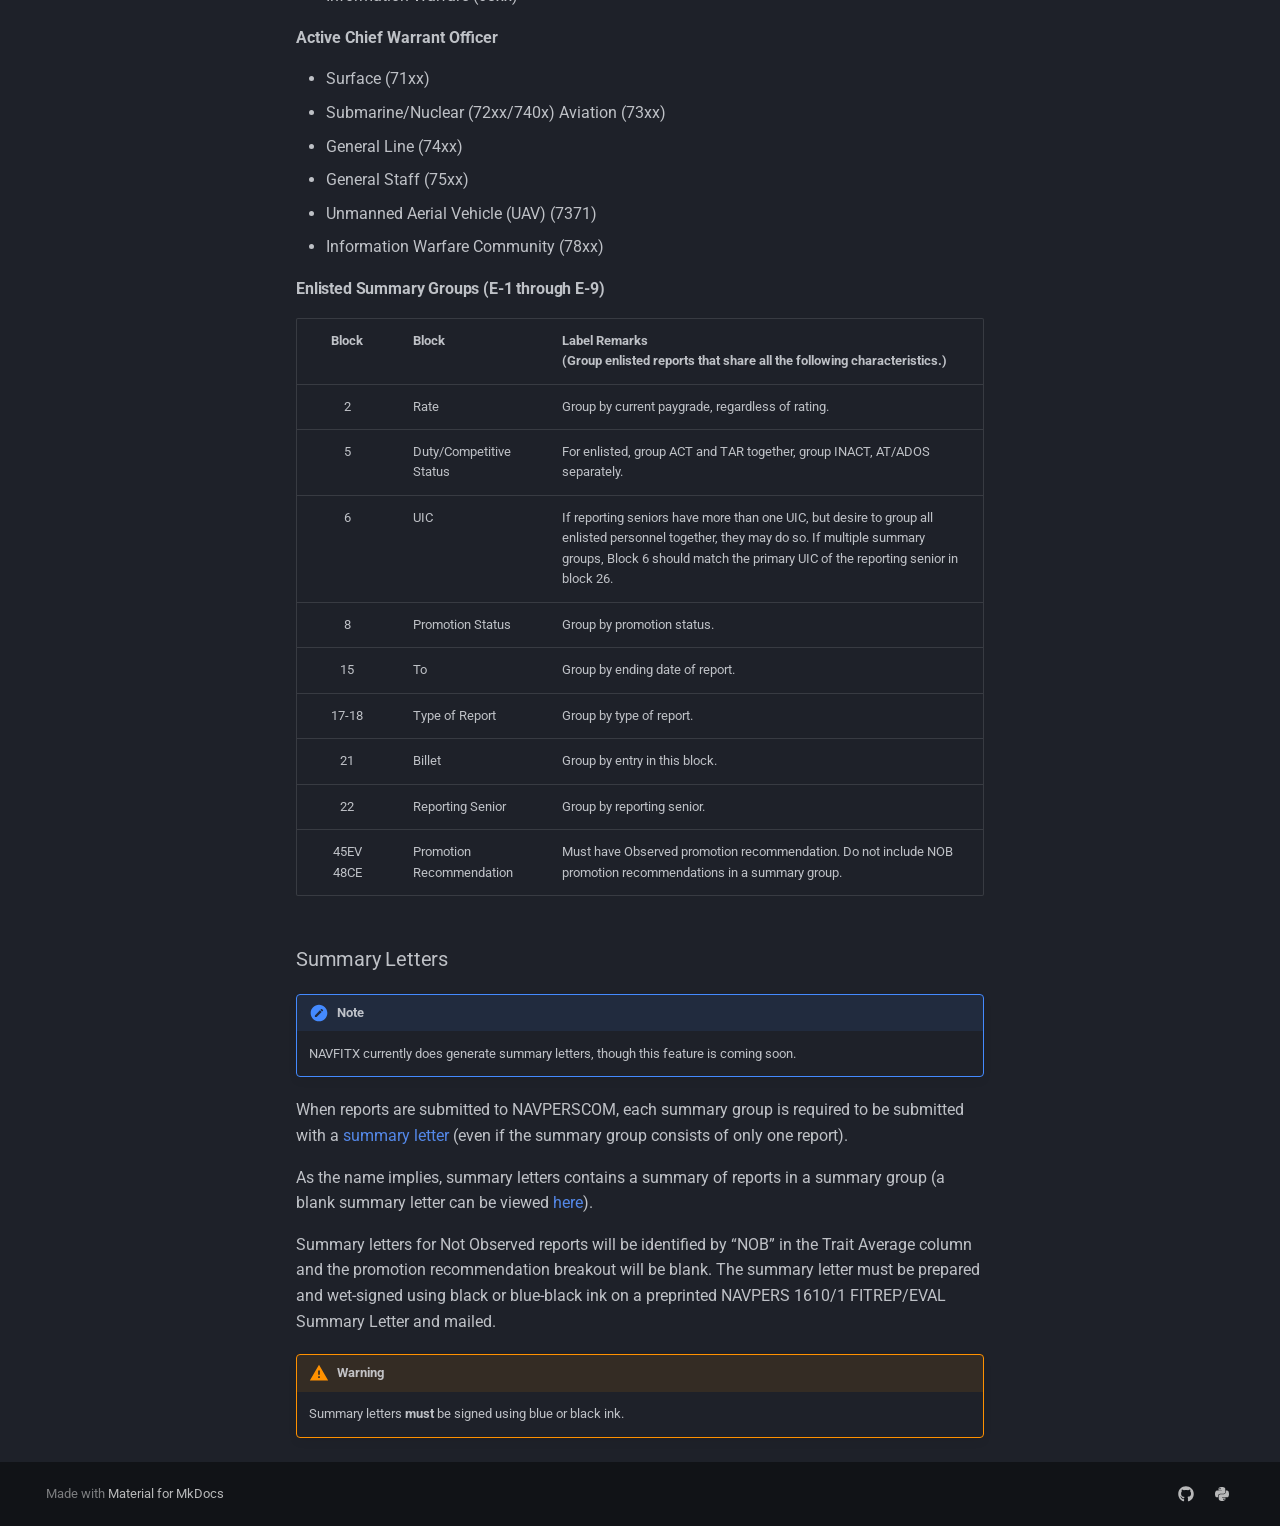
<file: docs/index.html>
<!doctype html>
<html lang="en" class="no-js">
  <head>
    
      <meta charset="utf-8">
      <meta name="viewport" content="width=device-width,initial-scale=1">
      
      
      
        <link rel="canonical" href="https://tristan-white.github.io/navfitx/docs/">
      
      
        <link rel="prev" href="..">
      
      
        <link rel="next" href="../why/">
      
      
        
      
      
      <link rel="icon" href="../assets/images/favicon.png">
      <meta name="generator" content="mkdocs-1.6.1, mkdocs-material-9.7.1">
    
    
      
        <title>Docs - NAVFITX</title>
      
    
    
      <link rel="stylesheet" href="../assets/stylesheets/main.484c7ddc.min.css">
      
        
        <link rel="stylesheet" href="../assets/stylesheets/palette.ab4e12ef.min.css">
      
      


    
    
      
    
    
      
        
        
        <link rel="preconnect" href="https://fonts.gstatic.com" crossorigin>
        <link rel="stylesheet" href="https://fonts.googleapis.com/css?family=Roboto:300,300i,400,400i,700,700i%7CRoboto+Mono:400,400i,700,700i&display=fallback">
        <style>:root{--md-text-font:"Roboto";--md-code-font:"Roboto Mono"}</style>
      
    
    
    <script>__md_scope=new URL("..",location),__md_hash=e=>[...e].reduce(((e,_)=>(e<<5)-e+_.charCodeAt(0)),0),__md_get=(e,_=localStorage,t=__md_scope)=>JSON.parse(_.getItem(t.pathname+"."+e)),__md_set=(e,_,t=localStorage,a=__md_scope)=>{try{t.setItem(a.pathname+"."+e,JSON.stringify(_))}catch(e){}}</script>
    
      

    
    
  </head>
  
  
    
    
    
    
    
    <body dir="ltr" data-md-color-scheme="slate" data-md-color-primary="indigo" data-md-color-accent="indigo">
  
    
    <input class="md-toggle" data-md-toggle="drawer" type="checkbox" id="__drawer" autocomplete="off">
    <input class="md-toggle" data-md-toggle="search" type="checkbox" id="__search" autocomplete="off">
    <label class="md-overlay" for="__drawer"></label>
    <div data-md-component="skip">
      
        
        <a href="#documentation" class="md-skip">
          Skip to content
        </a>
      
    </div>
    <div data-md-component="announce">
      
    </div>
    
    
      

<header class="md-header" data-md-component="header">
  <nav class="md-header__inner md-grid" aria-label="Header">
    <a href=".." title="NAVFITX" class="md-header__button md-logo" aria-label="NAVFITX" data-md-component="logo">
      
  
  <svg xmlns="http://www.w3.org/2000/svg" viewBox="0 0 24 24"><path d="M21.04 12.13c.14 0 .27.06.38.17l1.28 1.28c.22.21.22.56 0 .77l-1 1-2.05-2.05 1-1c.11-.11.25-.17.39-.17m-1.97 1.75 2.05 2.05L15.06 22H13v-2.06zM19 3c1.1 0 2 .9 2 2v4L11 19v2H5c-1.1 0-2-.9-2-2V5c0-1.1.9-2 2-2h4.18C9.6 1.84 10.7 1 12 1s2.4.84 2.82 2zm-7 0c-.55 0-1 .45-1 1s.45 1 1 1 1-.45 1-1-.45-1-1-1"/></svg>

    </a>
    <label class="md-header__button md-icon" for="__drawer">
      
      <svg xmlns="http://www.w3.org/2000/svg" viewBox="0 0 24 24"><path d="M3 6h18v2H3zm0 5h18v2H3zm0 5h18v2H3z"/></svg>
    </label>
    <div class="md-header__title" data-md-component="header-title">
      <div class="md-header__ellipsis">
        <div class="md-header__topic">
          <span class="md-ellipsis">
            NAVFITX
          </span>
        </div>
        <div class="md-header__topic" data-md-component="header-topic">
          <span class="md-ellipsis">
            
              Docs
            
          </span>
        </div>
      </div>
    </div>
    
      
    
    
    
    
      
      
        <label class="md-header__button md-icon" for="__search">
          
          <svg xmlns="http://www.w3.org/2000/svg" viewBox="0 0 24 24"><path d="M9.5 3A6.5 6.5 0 0 1 16 9.5c0 1.61-.59 3.09-1.56 4.23l.27.27h.79l5 5-1.5 1.5-5-5v-.79l-.27-.27A6.52 6.52 0 0 1 9.5 16 6.5 6.5 0 0 1 3 9.5 6.5 6.5 0 0 1 9.5 3m0 2C7 5 5 7 5 9.5S7 14 9.5 14 14 12 14 9.5 12 5 9.5 5"/></svg>
        </label>
        <div class="md-search" data-md-component="search" role="dialog">
  <label class="md-search__overlay" for="__search"></label>
  <div class="md-search__inner" role="search">
    <form class="md-search__form" name="search">
      <input type="text" class="md-search__input" name="query" aria-label="Search" placeholder="Search" autocapitalize="off" autocorrect="off" autocomplete="off" spellcheck="false" data-md-component="search-query" required>
      <label class="md-search__icon md-icon" for="__search">
        
        <svg xmlns="http://www.w3.org/2000/svg" viewBox="0 0 24 24"><path d="M9.5 3A6.5 6.5 0 0 1 16 9.5c0 1.61-.59 3.09-1.56 4.23l.27.27h.79l5 5-1.5 1.5-5-5v-.79l-.27-.27A6.52 6.52 0 0 1 9.5 16 6.5 6.5 0 0 1 3 9.5 6.5 6.5 0 0 1 9.5 3m0 2C7 5 5 7 5 9.5S7 14 9.5 14 14 12 14 9.5 12 5 9.5 5"/></svg>
        
        <svg xmlns="http://www.w3.org/2000/svg" viewBox="0 0 24 24"><path d="M20 11v2H8l5.5 5.5-1.42 1.42L4.16 12l7.92-7.92L13.5 5.5 8 11z"/></svg>
      </label>
      <nav class="md-search__options" aria-label="Search">
        
        <button type="reset" class="md-search__icon md-icon" title="Clear" aria-label="Clear" tabindex="-1">
          
          <svg xmlns="http://www.w3.org/2000/svg" viewBox="0 0 24 24"><path d="M19 6.41 17.59 5 12 10.59 6.41 5 5 6.41 10.59 12 5 17.59 6.41 19 12 13.41 17.59 19 19 17.59 13.41 12z"/></svg>
        </button>
      </nav>
      
    </form>
    <div class="md-search__output">
      <div class="md-search__scrollwrap" tabindex="0" data-md-scrollfix>
        <div class="md-search-result" data-md-component="search-result">
          <div class="md-search-result__meta">
            Initializing search
          </div>
          <ol class="md-search-result__list" role="presentation"></ol>
        </div>
      </div>
    </div>
  </div>
</div>
      
    
    
  </nav>
  
</header>
    
    <div class="md-container" data-md-component="container">
      
      
        
          
            
<nav class="md-tabs" aria-label="Tabs" data-md-component="tabs">
  <div class="md-grid">
    <ul class="md-tabs__list">
      
        
  
  
  
  
    <li class="md-tabs__item">
      <a href=".." class="md-tabs__link">
        
  
  
    
  
  Home

      </a>
    </li>
  

      
        
  
  
  
    
  
  
    <li class="md-tabs__item md-tabs__item--active">
      <a href="./" class="md-tabs__link">
        
  
  
    
  
  Docs

      </a>
    </li>
  

      
        
  
  
  
  
    <li class="md-tabs__item">
      <a href="../why/" class="md-tabs__link">
        
  
  
    
  
  Why

      </a>
    </li>
  

      
    </ul>
  </div>
</nav>
          
        
      
      <main class="md-main" data-md-component="main">
        <div class="md-main__inner md-grid">
          
            
              
              <div class="md-sidebar md-sidebar--primary" data-md-component="sidebar" data-md-type="navigation" >
                <div class="md-sidebar__scrollwrap">
                  <div class="md-sidebar__inner">
                    


  


<nav class="md-nav md-nav--primary md-nav--lifted" aria-label="Navigation" data-md-level="0">
  <label class="md-nav__title" for="__drawer">
    <a href=".." title="NAVFITX" class="md-nav__button md-logo" aria-label="NAVFITX" data-md-component="logo">
      
  
  <svg xmlns="http://www.w3.org/2000/svg" viewBox="0 0 24 24"><path d="M21.04 12.13c.14 0 .27.06.38.17l1.28 1.28c.22.21.22.56 0 .77l-1 1-2.05-2.05 1-1c.11-.11.25-.17.39-.17m-1.97 1.75 2.05 2.05L15.06 22H13v-2.06zM19 3c1.1 0 2 .9 2 2v4L11 19v2H5c-1.1 0-2-.9-2-2V5c0-1.1.9-2 2-2h4.18C9.6 1.84 10.7 1 12 1s2.4.84 2.82 2zm-7 0c-.55 0-1 .45-1 1s.45 1 1 1 1-.45 1-1-.45-1-1-1"/></svg>

    </a>
    NAVFITX
  </label>
  
  <ul class="md-nav__list" data-md-scrollfix>
    
      
      
  
  
  
  
    <li class="md-nav__item">
      <a href=".." class="md-nav__link">
        
  
  
  <span class="md-ellipsis">
    
  
    Home
  

    
  </span>
  
  

      </a>
    </li>
  

    
      
      
  
  
    
  
  
  
    <li class="md-nav__item md-nav__item--active">
      
      <input class="md-nav__toggle md-toggle" type="checkbox" id="__toc">
      
      
        
      
      
        <label class="md-nav__link md-nav__link--active" for="__toc">
          
  
  
  <span class="md-ellipsis">
    
  
    Docs
  

    
  </span>
  
  

          <span class="md-nav__icon md-icon"></span>
        </label>
      
      <a href="./" class="md-nav__link md-nav__link--active">
        
  
  
  <span class="md-ellipsis">
    
  
    Docs
  

    
  </span>
  
  

      </a>
      
        

<nav class="md-nav md-nav--secondary" aria-label="Table of contents">
  
  
  
    
  
  
    <label class="md-nav__title" for="__toc">
      <span class="md-nav__icon md-icon"></span>
      Table of contents
    </label>
    <ul class="md-nav__list" data-md-component="toc" data-md-scrollfix>
      
        <li class="md-nav__item">
  <a href="#what-are-summary-groups" class="md-nav__link">
    <span class="md-ellipsis">
      
        What are Summary Groups?
      
    </span>
  </a>
  
    <nav class="md-nav" aria-label="What are Summary Groups?">
      <ul class="md-nav__list">
        
          <li class="md-nav__item">
  <a href="#officer-summary-groups-w-1-through-o-6" class="md-nav__link">
    <span class="md-ellipsis">
      
        Officer Summary Groups (W-1 through O-6)
      
    </span>
  </a>
  
    <nav class="md-nav" aria-label="Officer Summary Groups (W-1 through O-6)">
      <ul class="md-nav__list">
        
          <li class="md-nav__item">
  <a href="#officer-competitive-categories" class="md-nav__link">
    <span class="md-ellipsis">
      
        Officer Competitive Categories
      
    </span>
  </a>
  
</li>
        
          <li class="md-nav__item">
  <a href="#enlisted-summary-groups-e-1-through-e-9" class="md-nav__link">
    <span class="md-ellipsis">
      
        Enlisted Summary Groups (E-1 through E-9)
      
    </span>
  </a>
  
</li>
        
      </ul>
    </nav>
  
</li>
        
          <li class="md-nav__item">
  <a href="#summary-letters" class="md-nav__link">
    <span class="md-ellipsis">
      
        Summary Letters
      
    </span>
  </a>
  
</li>
        
      </ul>
    </nav>
  
</li>
      
    </ul>
  
</nav>
      
    </li>
  

    
      
      
  
  
  
  
    <li class="md-nav__item">
      <a href="../why/" class="md-nav__link">
        
  
  
  <span class="md-ellipsis">
    
  
    Why
  

    
  </span>
  
  

      </a>
    </li>
  

    
  </ul>
</nav>
                  </div>
                </div>
              </div>
            
            
              
              <div class="md-sidebar md-sidebar--secondary" data-md-component="sidebar" data-md-type="toc" >
                <div class="md-sidebar__scrollwrap">
                  <div class="md-sidebar__inner">
                    

<nav class="md-nav md-nav--secondary" aria-label="Table of contents">
  
  
  
    
  
  
    <label class="md-nav__title" for="__toc">
      <span class="md-nav__icon md-icon"></span>
      Table of contents
    </label>
    <ul class="md-nav__list" data-md-component="toc" data-md-scrollfix>
      
        <li class="md-nav__item">
  <a href="#what-are-summary-groups" class="md-nav__link">
    <span class="md-ellipsis">
      
        What are Summary Groups?
      
    </span>
  </a>
  
    <nav class="md-nav" aria-label="What are Summary Groups?">
      <ul class="md-nav__list">
        
          <li class="md-nav__item">
  <a href="#officer-summary-groups-w-1-through-o-6" class="md-nav__link">
    <span class="md-ellipsis">
      
        Officer Summary Groups (W-1 through O-6)
      
    </span>
  </a>
  
    <nav class="md-nav" aria-label="Officer Summary Groups (W-1 through O-6)">
      <ul class="md-nav__list">
        
          <li class="md-nav__item">
  <a href="#officer-competitive-categories" class="md-nav__link">
    <span class="md-ellipsis">
      
        Officer Competitive Categories
      
    </span>
  </a>
  
</li>
        
          <li class="md-nav__item">
  <a href="#enlisted-summary-groups-e-1-through-e-9" class="md-nav__link">
    <span class="md-ellipsis">
      
        Enlisted Summary Groups (E-1 through E-9)
      
    </span>
  </a>
  
</li>
        
      </ul>
    </nav>
  
</li>
        
          <li class="md-nav__item">
  <a href="#summary-letters" class="md-nav__link">
    <span class="md-ellipsis">
      
        Summary Letters
      
    </span>
  </a>
  
</li>
        
      </ul>
    </nav>
  
</li>
      
    </ul>
  
</nav>
                  </div>
                </div>
              </div>
            
          
          
            <div class="md-content" data-md-component="content">
              
              <article class="md-content__inner md-typeset">
                
                  



<h1 id="documentation">Documentation</h1>
<p>Note: Information form this page is derived from <a href="https://www.mynavyhr.navy.mil/Portals/55/Reference/Instructions/BUPERS/BUPERSINST%201610.10.pdf?ver=g42WV7fkucvkkZolLrWseA%3d%3d">BUPERSINST 1610.10</a> which alone is the authority for Navy Performance Evaluation System policy and procedures.</p>
<h2 id="what-are-summary-groups">What are Summary Groups?</h2>
<p>Enlisted summary groups generally consist of all Service members in the same paygrade (regardless of rating) and same promotion status who receive the same type of report from the same reporting senior, on the same ending date. The unit identification code is also a breakout for enlisted summary groups. Officer summary groups are similar but are further subdivided by competitive category (unrestricted line officers, limited duty officers (LDO), each designator within the restricted line, and each designator within the Staff Corps). Certain other criteria also apply, as detailed in the EVALMAN, chapter 1, instructions for the summary group block. Each group of reports must be mailed to PERS-32 with a summary letter marked “Controlled Unclassified Information,” which includes the names, SSNs or DoD identifications (ID), member trait averages, summary group average, and distribution of promotion recommendations for that group. It is mandatory to verify or handwrite the reporting senior’s e-mail address and telephone number on the bottom of the summary letter in the blocks provided. If there is an error on a report in a batch, it will help PERS-32 to expedite corrections.</p>
<h3 id="officer-summary-groups-w-1-through-o-6">Officer Summary Groups (W-1 through O-6)</h3>
<table>
<thead>
<tr>
<th style="text-align: center;">Block</th>
<th>Block Label</th>
<th>Remarks<br>(Group officer reports that share <strong>all</strong> the following characteristics.)</th>
</tr>
</thead>
<tbody>
<tr>
<td style="text-align: center;">2</td>
<td>Grade/Rate</td>
<td>Group by grade worn on report ending date.</td>
</tr>
<tr>
<td style="text-align: center;">3</td>
<td>Designator</td>
<td>Group by competitive designator category (see below).</td>
</tr>
<tr>
<td style="text-align: center;">5</td>
<td>Duty/Competitive Status</td>
<td>Group by box marked in Block</td>
</tr>
<tr>
<td style="text-align: center;">8</td>
<td>Promotion Status</td>
<td>Group by promotion status.</td>
</tr>
<tr>
<td style="text-align: center;">15</td>
<td>To</td>
<td>Group by ending date of report.</td>
</tr>
<tr>
<td style="text-align: center;">17-19</td>
<td>Type of Report</td>
<td>Group by type of report.</td>
</tr>
<tr>
<td style="text-align: center;">21</td>
<td>Billet Subcategory</td>
<td>Group by entry in this block.</td>
</tr>
<tr>
<td style="text-align: center;">22</td>
<td>Reporting Senior</td>
<td>Group by reporting senior. "Dual- hatted" commanders may group by command, if block 26 displays a separate UIC for each command. On Dual- hatted reports, blocks 6 and 26 must match. Dual- hatted defines a flag officer specifically identified in OPNAVINST 5400.45A Standard Naval Distribution List (SNDL) with two or more separate organizations as opposed to having one command with multiple UICs.</td>
</tr>
<tr>
<td style="text-align: center;">42</td>
<td>Promotion Recommendation</td>
<td>Must have Observed promotion recommendation.  Do not include NOB promotion recommendations in a summary group.</td>
</tr>
</tbody>
</table>
<h4 id="officer-competitive-categories">Officer Competitive Categories</h4>
<p>Convert block 3 entry into competitive designator categories as detailed below. Each category consists of all designators within the parentheses. Where a category consists of more than one designator, that block on the summary letter is left blank. Do not use this code on the report itself. Note: Active, TAR, and INACT officers are separated in different summary groups by the entry in block 5.</p>
<p><a href="https://www.mynavyhr.navy.mil/References/NOOCS-Manual/NOOCS-VOL-1/">Manual of Navy Officer Manpower and Personnel Classifications</a>, Part A contains the official list of officer designator codes.</p>
<p><strong>Unrestricted Line (URL)</strong></p>
<ul>
<li>URL 11xx/13xx/19xx</li>
</ul>
<p><strong>Restricted Line</strong> </p>
<ul>
<li>Special Duty (Human Resources) (12xx)</li>
<li>Special Duty (Permanent Military Professor) (123X)</li>
<li>Special Duty (Permanent Professional Recruiter) (128x)</li>
<li>Engineering Duty (14xx)</li>
<li>Aerospace Engineering Duty (150x)</li>
<li>Aerospace Engineering Duty (Engineering) (151x)</li>
<li>Aerospace Engineering Duty (Maintenance) (152x)</li>
<li>Aviation Duty (154x)</li>
<li>Special Duty (Public Affairs) (165x)</li>
<li>Special Duty (Strategic Sealift) (166x)</li>
<li>Special Duty (Recruiter) (168x)</li>
<li>Special Duty (Foreign Area) (17xx)</li>
</ul>
<p><strong>Information Warfare Line</strong></p>
<ul>
<li>Information Warfare Oceanography (1800)</li>
<li>Information Warfare Cryptologic Warfare (1810)</li>
<li>Information Warfare Information Professional (1820)</li>
<li>Information Warfare Intelligence (1830)</li>
<li>Information Warfare Cyber Warfare Engineer (1840)</li>
<li>Information Warfare Maritime Space (1870)</li>
<li>Information Warfare Maritime Cyber Warfare (1880)</li>
</ul>
<p><strong>Staff</strong></p>
<ul>
<li>Medical Corps (210x) Dental Corps (220x)</li>
<li>Medical Service Corps (230x)</li>
<li>Judge Advocate General's Corps (250x)</li>
<li>Senior Health Care Executive (270x)</li>
<li>Nurse Corps (290x)</li>
<li>Supply Corps (310x) Chaplain Corps (410x)</li>
<li>Civil Engineer Corps (510x)</li>
</ul>
<p><strong>Reserve Limited Duty Officer/Warrant Officer</strong></p>
<ul>
<li>Officer (Line) (61xx/62xx/63xx/64xx)</li>
<li>Limited Duty Officer (Staff) (65xx)</li>
<li>Chief Warrant Officer (all 7xxx)</li>
</ul>
<p><strong>Active Limited Duty Officer</strong></p>
<ul>
<li>Surface (61xx)</li>
<li>Submarine/Nuclear (62xx)</li>
<li>Aviation (63xx)</li>
<li>General Line (64xx)</li>
<li>Civil Engineer (653x)</li>
<li>Supply (651x)</li>
<li>Information Warfare (68xx)</li>
</ul>
<p><strong>Active Chief Warrant Officer</strong></p>
<ul>
<li>Surface (71xx)</li>
<li>Submarine/Nuclear (72xx/740x) Aviation (73xx)</li>
<li>General Line (74xx)</li>
<li>General Staff (75xx)</li>
<li>Unmanned Aerial Vehicle (UAV) (7371)</li>
<li>Information Warfare Community (78xx)</li>
</ul>
<h4 id="enlisted-summary-groups-e-1-through-e-9">Enlisted Summary Groups (E-1 through E-9)</h4>
<table>
<thead>
<tr>
<th style="text-align: center;">Block</th>
<th>Block</th>
<th>Label Remarks<br>(Group enlisted reports that share all the following characteristics.)</th>
</tr>
</thead>
<tbody>
<tr>
<td style="text-align: center;">2</td>
<td>Rate</td>
<td>Group by current paygrade, regardless of rating.</td>
</tr>
<tr>
<td style="text-align: center;">5</td>
<td>Duty/Competitive Status</td>
<td>For enlisted, group ACT and TAR together, group INACT, AT/ADOS separately.</td>
</tr>
<tr>
<td style="text-align: center;">6</td>
<td>UIC</td>
<td>If reporting seniors have more than one UIC, but desire to group all enlisted personnel together, they may do so. If multiple summary groups, Block 6 should match the primary UIC of the reporting senior in block 26.</td>
</tr>
<tr>
<td style="text-align: center;">8</td>
<td>Promotion Status</td>
<td>Group by promotion status.</td>
</tr>
<tr>
<td style="text-align: center;">15</td>
<td>To</td>
<td>Group by ending date of report.</td>
</tr>
<tr>
<td style="text-align: center;">17-18</td>
<td>Type of Report</td>
<td>Group by type of report.</td>
</tr>
<tr>
<td style="text-align: center;">21</td>
<td>Billet</td>
<td>Group by entry in this block.</td>
</tr>
<tr>
<td style="text-align: center;">22</td>
<td>Reporting Senior</td>
<td>Group by reporting senior.</td>
</tr>
<tr>
<td style="text-align: center;">45EV<br>48CE</td>
<td>Promotion Recommendation</td>
<td>Must have Observed promotion recommendation. Do not include NOB promotion recommendations in a summary group.</td>
</tr>
</tbody>
</table>
<h3 id="summary-letters">Summary Letters</h3>
<div class="admonition note">
<p class="admonition-title">Note</p>
<p>NAVFITX currently does generate summary letters, though this feature is coming soon.</p>
</div>
<p>When reports are submitted to NAVPERSCOM, each summary group is required to be submitted with a <a href="https://github.com/tristan-white/navfitx/blob/main/navfitx/data/blank_summary.pdf">summary letter</a> (even if the summary group consists of only one report).</p>
<p>As the name implies, summary letters contains a summary of reports in a summary group (a blank summary letter can be viewed <a href="https://github.com/tristan-white/navfitx/blob/main/navfitx/data/blank_summary.pdf">here</a>).</p>
<p>Summary letters for Not Observed reports will be identified by “NOB” in the Trait Average column and the promotion recommendation breakout will be blank. The summary letter must be prepared and wet-signed using black or blue-black ink on a preprinted NAVPERS 1610/1 FITREP/EVAL Summary Letter and mailed.</p>
<div class="admonition warning">
<p class="admonition-title">Warning</p>
<p>Summary letters <strong>must</strong> be signed using blue or black ink.</p>
</div>












                
              </article>
            </div>
          
          
  <script>var tabs=__md_get("__tabs");if(Array.isArray(tabs))e:for(var set of document.querySelectorAll(".tabbed-set")){var labels=set.querySelector(".tabbed-labels");for(var tab of tabs)for(var label of labels.getElementsByTagName("label"))if(label.innerText.trim()===tab){var input=document.getElementById(label.htmlFor);input.checked=!0;continue e}}</script>

<script>var target=document.getElementById(location.hash.slice(1));target&&target.name&&(target.checked=target.name.startsWith("__tabbed_"))</script>
        </div>
        
      </main>
      
        <footer class="md-footer">
  
  <div class="md-footer-meta md-typeset">
    <div class="md-footer-meta__inner md-grid">
      <div class="md-copyright">
  
  
    Made with
    <a href="https://squidfunk.github.io/mkdocs-material/" target="_blank" rel="noopener">
      Material for MkDocs
    </a>
  
</div>
      
        
<div class="md-social">
  
    
    
    
    
      
      
    
    <a href="https://github.com/tristan-white/navftix" target="_blank" rel="noopener" title="github.com" class="md-social__link">
      <svg xmlns="http://www.w3.org/2000/svg" viewBox="0 0 512 512"><!--! Font Awesome Free 7.1.0 by @fontawesome - https://fontawesome.com License - https://fontawesome.com/license/free (Icons: CC BY 4.0, Fonts: SIL OFL 1.1, Code: MIT License) Copyright 2025 Fonticons, Inc.--><path d="M173.9 397.4c0 2-2.3 3.6-5.2 3.6-3.3.3-5.6-1.3-5.6-3.6 0-2 2.3-3.6 5.2-3.6 3-.3 5.6 1.3 5.6 3.6m-31.1-4.5c-.7 2 1.3 4.3 4.3 4.9 2.6 1 5.6 0 6.2-2s-1.3-4.3-4.3-5.2c-2.6-.7-5.5.3-6.2 2.3m44.2-1.7c-2.9.7-4.9 2.6-4.6 4.9.3 2 2.9 3.3 5.9 2.6 2.9-.7 4.9-2.6 4.6-4.6-.3-1.9-3-3.2-5.9-2.9M252.8 8C114.1 8 8 113.3 8 252c0 110.9 69.8 205.8 169.5 239.2 12.8 2.3 17.3-5.6 17.3-12.1 0-6.2-.3-40.4-.3-61.4 0 0-70 15-84.7-29.8 0 0-11.4-29.1-27.8-36.6 0 0-22.9-15.7 1.6-15.4 0 0 24.9 2 38.6 25.8 21.9 38.6 58.6 27.5 72.9 20.9 2.3-16 8.8-27.1 16-33.7-55.9-6.2-112.3-14.3-112.3-110.5 0-27.5 7.6-41.3 23.6-58.9-2.6-6.5-11.1-33.3 2.6-67.9 20.9-6.5 69 27 69 27 20-5.6 41.5-8.5 62.8-8.5s42.8 2.9 62.8 8.5c0 0 48.1-33.6 69-27 13.7 34.7 5.2 61.4 2.6 67.9 16 17.7 25.8 31.5 25.8 58.9 0 96.5-58.9 104.2-114.8 110.5 9.2 7.9 17 22.9 17 46.4 0 33.7-.3 75.4-.3 83.6 0 6.5 4.6 14.4 17.3 12.1C436.2 457.8 504 362.9 504 252 504 113.3 391.5 8 252.8 8M105.2 352.9c-1.3 1-1 3.3.7 5.2 1.6 1.6 3.9 2.3 5.2 1 1.3-1 1-3.3-.7-5.2-1.6-1.6-3.9-2.3-5.2-1m-10.8-8.1c-.7 1.3.3 2.9 2.3 3.9 1.6 1 3.6.7 4.3-.7.7-1.3-.3-2.9-2.3-3.9-2-.6-3.6-.3-4.3.7m32.4 35.6c-1.6 1.3-1 4.3 1.3 6.2 2.3 2.3 5.2 2.6 6.5 1 1.3-1.3.7-4.3-1.3-6.2-2.2-2.3-5.2-2.6-6.5-1m-11.4-14.7c-1.6 1-1.6 3.6 0 5.9s4.3 3.3 5.6 2.3c1.6-1.3 1.6-3.9 0-6.2-1.4-2.3-4-3.3-5.6-2"/></svg>
    </a>
  
    
    
    
    
      
      
    
    <a href="https://pypi.org/project/navfitx/" target="_blank" rel="noopener" title="pypi.org" class="md-social__link">
      <svg xmlns="http://www.w3.org/2000/svg" viewBox="0 0 448 512"><!--! Font Awesome Free 7.1.0 by @fontawesome - https://fontawesome.com License - https://fontawesome.com/license/free (Icons: CC BY 4.0, Fonts: SIL OFL 1.1, Code: MIT License) Copyright 2025 Fonticons, Inc.--><path d="M439.8 200.5c-7.7-30.9-22.3-54.2-53.4-54.2h-40.1v47.4c0 36.8-31.2 67.8-66.8 67.8H172.7c-29.2 0-53.4 25-53.4 54.3v101.8c0 29 25.2 46 53.4 54.3 33.8 9.9 66.3 11.7 106.8 0 26.9-7.8 53.4-23.5 53.4-54.3v-40.7H226.2v-13.6h160.2c31.1 0 42.6-21.7 53.4-54.2 11.2-33.5 10.7-65.7 0-108.6M286.2 444.7a20.4 20.4 0 1 1 0-40.7 20.4 20.4 0 1 1 0 40.7M167.8 248.1h106.8c29.7 0 53.4-24.5 53.4-54.3V91.9c0-29-24.4-50.7-53.4-55.6-35.8-5.9-74.7-5.6-106.8.1-45.2 8-53.4 24.7-53.4 55.6v40.7h106.9v13.6h-147c-31.1 0-58.3 18.7-66.8 54.2-9.8 40.7-10.2 66.1 0 108.6 7.6 31.6 25.7 54.2 56.8 54.2H101v-48.8c0-35.3 30.5-66.4 66.8-66.4m-6.6-183.4a20.4 20.4 0 1 1 0 40.8 20.4 20.4 0 1 1 0-40.8"/></svg>
    </a>
  
</div>
      
    </div>
  </div>
</footer>
      
    </div>
    <div class="md-dialog" data-md-component="dialog">
      <div class="md-dialog__inner md-typeset"></div>
    </div>
    
    
    
      
      
      <script id="__config" type="application/json">{"annotate": null, "base": "..", "features": ["content.code.copy", "content.footnote.tooltips", "content.tabs.link", "navigation.indexes", "navigation.tabs", "navigation.sections"], "search": "../assets/javascripts/workers/search.2c215733.min.js", "tags": null, "translations": {"clipboard.copied": "Copied to clipboard", "clipboard.copy": "Copy to clipboard", "search.result.more.one": "1 more on this page", "search.result.more.other": "# more on this page", "search.result.none": "No matching documents", "search.result.one": "1 matching document", "search.result.other": "# matching documents", "search.result.placeholder": "Type to start searching", "search.result.term.missing": "Missing", "select.version": "Select version"}, "version": null}</script>
    
    
      <script src="../assets/javascripts/bundle.79ae519e.min.js"></script>
      
    
  </body>
</html>
</file>
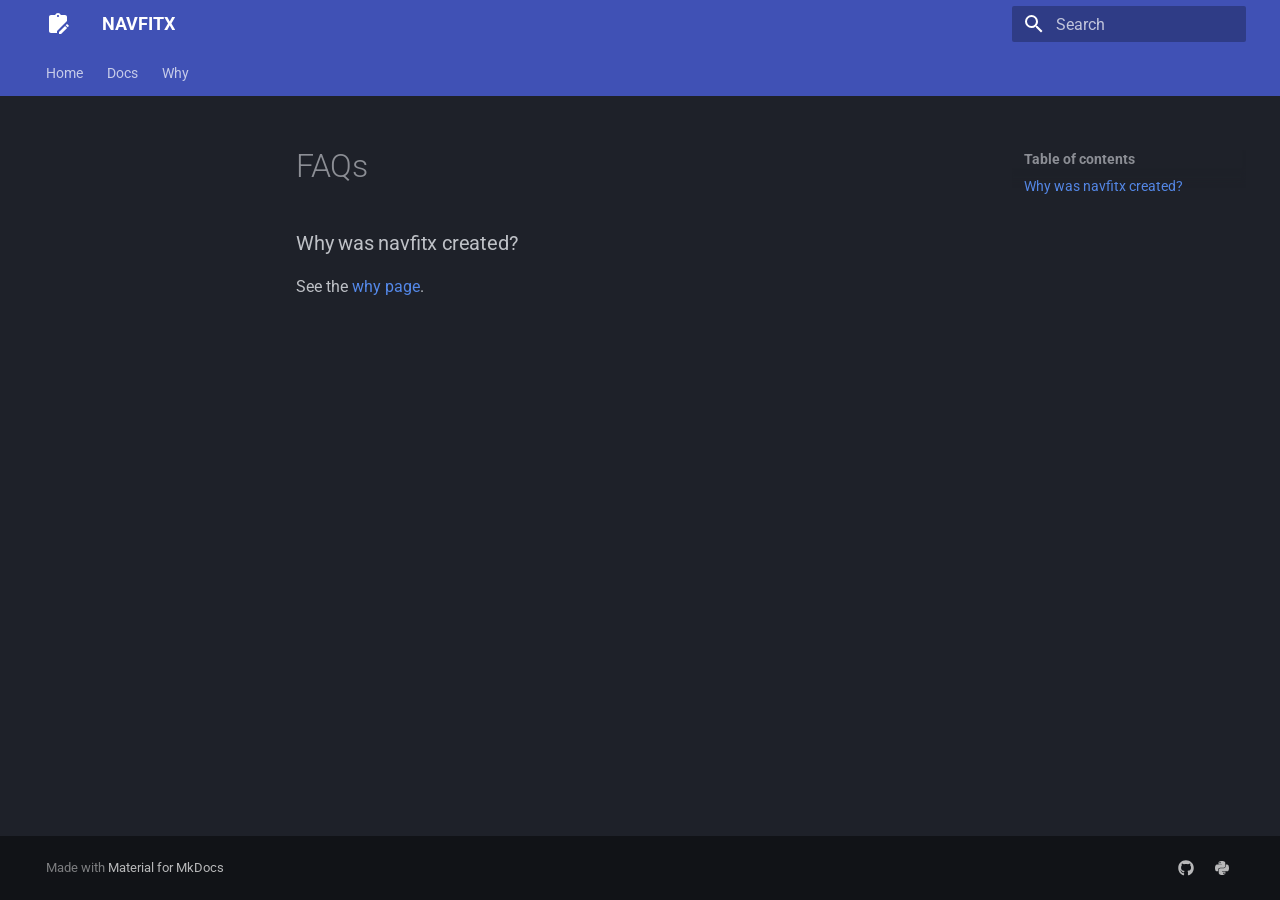
<file: faqs/index.html>
<!doctype html>
<html lang="en" class="no-js">
  <head>
    
      <meta charset="utf-8">
      <meta name="viewport" content="width=device-width,initial-scale=1">
      
      
      
        <link rel="canonical" href="https://tristan-white.github.io/navfitx/faqs/">
      
      
      
      
        
      
      
      <link rel="icon" href="../assets/images/favicon.png">
      <meta name="generator" content="mkdocs-1.6.1, mkdocs-material-9.7.1">
    
    
      
        <title>FAQs - NAVFITX</title>
      
    
    
      <link rel="stylesheet" href="../assets/stylesheets/main.484c7ddc.min.css">
      
        
        <link rel="stylesheet" href="../assets/stylesheets/palette.ab4e12ef.min.css">
      
      


    
    
      
    
    
      
        
        
        <link rel="preconnect" href="https://fonts.gstatic.com" crossorigin>
        <link rel="stylesheet" href="https://fonts.googleapis.com/css?family=Roboto:300,300i,400,400i,700,700i%7CRoboto+Mono:400,400i,700,700i&display=fallback">
        <style>:root{--md-text-font:"Roboto";--md-code-font:"Roboto Mono"}</style>
      
    
    
    <script>__md_scope=new URL("..",location),__md_hash=e=>[...e].reduce(((e,_)=>(e<<5)-e+_.charCodeAt(0)),0),__md_get=(e,_=localStorage,t=__md_scope)=>JSON.parse(_.getItem(t.pathname+"."+e)),__md_set=(e,_,t=localStorage,a=__md_scope)=>{try{t.setItem(a.pathname+"."+e,JSON.stringify(_))}catch(e){}}</script>
    
      

    
    
  </head>
  
  
    
    
    
    
    
    <body dir="ltr" data-md-color-scheme="slate" data-md-color-primary="indigo" data-md-color-accent="indigo">
  
    
    <input class="md-toggle" data-md-toggle="drawer" type="checkbox" id="__drawer" autocomplete="off">
    <input class="md-toggle" data-md-toggle="search" type="checkbox" id="__search" autocomplete="off">
    <label class="md-overlay" for="__drawer"></label>
    <div data-md-component="skip">
      
        
        <a href="#faqs" class="md-skip">
          Skip to content
        </a>
      
    </div>
    <div data-md-component="announce">
      
    </div>
    
    
      

<header class="md-header" data-md-component="header">
  <nav class="md-header__inner md-grid" aria-label="Header">
    <a href=".." title="NAVFITX" class="md-header__button md-logo" aria-label="NAVFITX" data-md-component="logo">
      
  
  <svg xmlns="http://www.w3.org/2000/svg" viewBox="0 0 24 24"><path d="M21.04 12.13c.14 0 .27.06.38.17l1.28 1.28c.22.21.22.56 0 .77l-1 1-2.05-2.05 1-1c.11-.11.25-.17.39-.17m-1.97 1.75 2.05 2.05L15.06 22H13v-2.06zM19 3c1.1 0 2 .9 2 2v4L11 19v2H5c-1.1 0-2-.9-2-2V5c0-1.1.9-2 2-2h4.18C9.6 1.84 10.7 1 12 1s2.4.84 2.82 2zm-7 0c-.55 0-1 .45-1 1s.45 1 1 1 1-.45 1-1-.45-1-1-1"/></svg>

    </a>
    <label class="md-header__button md-icon" for="__drawer">
      
      <svg xmlns="http://www.w3.org/2000/svg" viewBox="0 0 24 24"><path d="M3 6h18v2H3zm0 5h18v2H3zm0 5h18v2H3z"/></svg>
    </label>
    <div class="md-header__title" data-md-component="header-title">
      <div class="md-header__ellipsis">
        <div class="md-header__topic">
          <span class="md-ellipsis">
            NAVFITX
          </span>
        </div>
        <div class="md-header__topic" data-md-component="header-topic">
          <span class="md-ellipsis">
            
              FAQs
            
          </span>
        </div>
      </div>
    </div>
    
      
    
    
    
    
      
      
        <label class="md-header__button md-icon" for="__search">
          
          <svg xmlns="http://www.w3.org/2000/svg" viewBox="0 0 24 24"><path d="M9.5 3A6.5 6.5 0 0 1 16 9.5c0 1.61-.59 3.09-1.56 4.23l.27.27h.79l5 5-1.5 1.5-5-5v-.79l-.27-.27A6.52 6.52 0 0 1 9.5 16 6.5 6.5 0 0 1 3 9.5 6.5 6.5 0 0 1 9.5 3m0 2C7 5 5 7 5 9.5S7 14 9.5 14 14 12 14 9.5 12 5 9.5 5"/></svg>
        </label>
        <div class="md-search" data-md-component="search" role="dialog">
  <label class="md-search__overlay" for="__search"></label>
  <div class="md-search__inner" role="search">
    <form class="md-search__form" name="search">
      <input type="text" class="md-search__input" name="query" aria-label="Search" placeholder="Search" autocapitalize="off" autocorrect="off" autocomplete="off" spellcheck="false" data-md-component="search-query" required>
      <label class="md-search__icon md-icon" for="__search">
        
        <svg xmlns="http://www.w3.org/2000/svg" viewBox="0 0 24 24"><path d="M9.5 3A6.5 6.5 0 0 1 16 9.5c0 1.61-.59 3.09-1.56 4.23l.27.27h.79l5 5-1.5 1.5-5-5v-.79l-.27-.27A6.52 6.52 0 0 1 9.5 16 6.5 6.5 0 0 1 3 9.5 6.5 6.5 0 0 1 9.5 3m0 2C7 5 5 7 5 9.5S7 14 9.5 14 14 12 14 9.5 12 5 9.5 5"/></svg>
        
        <svg xmlns="http://www.w3.org/2000/svg" viewBox="0 0 24 24"><path d="M20 11v2H8l5.5 5.5-1.42 1.42L4.16 12l7.92-7.92L13.5 5.5 8 11z"/></svg>
      </label>
      <nav class="md-search__options" aria-label="Search">
        
        <button type="reset" class="md-search__icon md-icon" title="Clear" aria-label="Clear" tabindex="-1">
          
          <svg xmlns="http://www.w3.org/2000/svg" viewBox="0 0 24 24"><path d="M19 6.41 17.59 5 12 10.59 6.41 5 5 6.41 10.59 12 5 17.59 6.41 19 12 13.41 17.59 19 19 17.59 13.41 12z"/></svg>
        </button>
      </nav>
      
    </form>
    <div class="md-search__output">
      <div class="md-search__scrollwrap" tabindex="0" data-md-scrollfix>
        <div class="md-search-result" data-md-component="search-result">
          <div class="md-search-result__meta">
            Initializing search
          </div>
          <ol class="md-search-result__list" role="presentation"></ol>
        </div>
      </div>
    </div>
  </div>
</div>
      
    
    
  </nav>
  
</header>
    
    <div class="md-container" data-md-component="container">
      
      
        
          
            
<nav class="md-tabs" aria-label="Tabs" data-md-component="tabs">
  <div class="md-grid">
    <ul class="md-tabs__list">
      
        
  
  
  
  
    <li class="md-tabs__item">
      <a href=".." class="md-tabs__link">
        
  
  
    
  
  Home

      </a>
    </li>
  

      
        
  
  
  
  
    <li class="md-tabs__item">
      <a href="../docs/" class="md-tabs__link">
        
  
  
    
  
  Docs

      </a>
    </li>
  

      
        
  
  
  
  
    <li class="md-tabs__item">
      <a href="../why/" class="md-tabs__link">
        
  
  
    
  
  Why

      </a>
    </li>
  

      
    </ul>
  </div>
</nav>
          
        
      
      <main class="md-main" data-md-component="main">
        <div class="md-main__inner md-grid">
          
            
              
              <div class="md-sidebar md-sidebar--primary" data-md-component="sidebar" data-md-type="navigation" >
                <div class="md-sidebar__scrollwrap">
                  <div class="md-sidebar__inner">
                    


  


<nav class="md-nav md-nav--primary md-nav--lifted" aria-label="Navigation" data-md-level="0">
  <label class="md-nav__title" for="__drawer">
    <a href=".." title="NAVFITX" class="md-nav__button md-logo" aria-label="NAVFITX" data-md-component="logo">
      
  
  <svg xmlns="http://www.w3.org/2000/svg" viewBox="0 0 24 24"><path d="M21.04 12.13c.14 0 .27.06.38.17l1.28 1.28c.22.21.22.56 0 .77l-1 1-2.05-2.05 1-1c.11-.11.25-.17.39-.17m-1.97 1.75 2.05 2.05L15.06 22H13v-2.06zM19 3c1.1 0 2 .9 2 2v4L11 19v2H5c-1.1 0-2-.9-2-2V5c0-1.1.9-2 2-2h4.18C9.6 1.84 10.7 1 12 1s2.4.84 2.82 2zm-7 0c-.55 0-1 .45-1 1s.45 1 1 1 1-.45 1-1-.45-1-1-1"/></svg>

    </a>
    NAVFITX
  </label>
  
  <ul class="md-nav__list" data-md-scrollfix>
    
      
      
  
  
  
  
    <li class="md-nav__item">
      <a href=".." class="md-nav__link">
        
  
  
  <span class="md-ellipsis">
    
  
    Home
  

    
  </span>
  
  

      </a>
    </li>
  

    
      
      
  
  
  
  
    <li class="md-nav__item">
      <a href="../docs/" class="md-nav__link">
        
  
  
  <span class="md-ellipsis">
    
  
    Docs
  

    
  </span>
  
  

      </a>
    </li>
  

    
      
      
  
  
  
  
    <li class="md-nav__item">
      <a href="../why/" class="md-nav__link">
        
  
  
  <span class="md-ellipsis">
    
  
    Why
  

    
  </span>
  
  

      </a>
    </li>
  

    
  </ul>
</nav>
                  </div>
                </div>
              </div>
            
            
              
              <div class="md-sidebar md-sidebar--secondary" data-md-component="sidebar" data-md-type="toc" >
                <div class="md-sidebar__scrollwrap">
                  <div class="md-sidebar__inner">
                    

<nav class="md-nav md-nav--secondary" aria-label="Table of contents">
  
  
  
    
  
  
    <label class="md-nav__title" for="__toc">
      <span class="md-nav__icon md-icon"></span>
      Table of contents
    </label>
    <ul class="md-nav__list" data-md-component="toc" data-md-scrollfix>
      
        <li class="md-nav__item">
  <a href="#why-was-navfitx-created" class="md-nav__link">
    <span class="md-ellipsis">
      
        Why was navfitx created?
      
    </span>
  </a>
  
</li>
      
    </ul>
  
</nav>
                  </div>
                </div>
              </div>
            
          
          
            <div class="md-content" data-md-component="content">
              
              <article class="md-content__inner md-typeset">
                
                  



<h1 id="faqs">FAQs</h1>
<h3 id="why-was-navfitx-created">Why was navfitx created?</h3>
<p>See the <a href="../why/">why page</a>.</p>












                
              </article>
            </div>
          
          
  <script>var tabs=__md_get("__tabs");if(Array.isArray(tabs))e:for(var set of document.querySelectorAll(".tabbed-set")){var labels=set.querySelector(".tabbed-labels");for(var tab of tabs)for(var label of labels.getElementsByTagName("label"))if(label.innerText.trim()===tab){var input=document.getElementById(label.htmlFor);input.checked=!0;continue e}}</script>

<script>var target=document.getElementById(location.hash.slice(1));target&&target.name&&(target.checked=target.name.startsWith("__tabbed_"))</script>
        </div>
        
      </main>
      
        <footer class="md-footer">
  
  <div class="md-footer-meta md-typeset">
    <div class="md-footer-meta__inner md-grid">
      <div class="md-copyright">
  
  
    Made with
    <a href="https://squidfunk.github.io/mkdocs-material/" target="_blank" rel="noopener">
      Material for MkDocs
    </a>
  
</div>
      
        
<div class="md-social">
  
    
    
    
    
      
      
    
    <a href="https://github.com/tristan-white/navftix" target="_blank" rel="noopener" title="github.com" class="md-social__link">
      <svg xmlns="http://www.w3.org/2000/svg" viewBox="0 0 512 512"><!--! Font Awesome Free 7.1.0 by @fontawesome - https://fontawesome.com License - https://fontawesome.com/license/free (Icons: CC BY 4.0, Fonts: SIL OFL 1.1, Code: MIT License) Copyright 2025 Fonticons, Inc.--><path d="M173.9 397.4c0 2-2.3 3.6-5.2 3.6-3.3.3-5.6-1.3-5.6-3.6 0-2 2.3-3.6 5.2-3.6 3-.3 5.6 1.3 5.6 3.6m-31.1-4.5c-.7 2 1.3 4.3 4.3 4.9 2.6 1 5.6 0 6.2-2s-1.3-4.3-4.3-5.2c-2.6-.7-5.5.3-6.2 2.3m44.2-1.7c-2.9.7-4.9 2.6-4.6 4.9.3 2 2.9 3.3 5.9 2.6 2.9-.7 4.9-2.6 4.6-4.6-.3-1.9-3-3.2-5.9-2.9M252.8 8C114.1 8 8 113.3 8 252c0 110.9 69.8 205.8 169.5 239.2 12.8 2.3 17.3-5.6 17.3-12.1 0-6.2-.3-40.4-.3-61.4 0 0-70 15-84.7-29.8 0 0-11.4-29.1-27.8-36.6 0 0-22.9-15.7 1.6-15.4 0 0 24.9 2 38.6 25.8 21.9 38.6 58.6 27.5 72.9 20.9 2.3-16 8.8-27.1 16-33.7-55.9-6.2-112.3-14.3-112.3-110.5 0-27.5 7.6-41.3 23.6-58.9-2.6-6.5-11.1-33.3 2.6-67.9 20.9-6.5 69 27 69 27 20-5.6 41.5-8.5 62.8-8.5s42.8 2.9 62.8 8.5c0 0 48.1-33.6 69-27 13.7 34.7 5.2 61.4 2.6 67.9 16 17.7 25.8 31.5 25.8 58.9 0 96.5-58.9 104.2-114.8 110.5 9.2 7.9 17 22.9 17 46.4 0 33.7-.3 75.4-.3 83.6 0 6.5 4.6 14.4 17.3 12.1C436.2 457.8 504 362.9 504 252 504 113.3 391.5 8 252.8 8M105.2 352.9c-1.3 1-1 3.3.7 5.2 1.6 1.6 3.9 2.3 5.2 1 1.3-1 1-3.3-.7-5.2-1.6-1.6-3.9-2.3-5.2-1m-10.8-8.1c-.7 1.3.3 2.9 2.3 3.9 1.6 1 3.6.7 4.3-.7.7-1.3-.3-2.9-2.3-3.9-2-.6-3.6-.3-4.3.7m32.4 35.6c-1.6 1.3-1 4.3 1.3 6.2 2.3 2.3 5.2 2.6 6.5 1 1.3-1.3.7-4.3-1.3-6.2-2.2-2.3-5.2-2.6-6.5-1m-11.4-14.7c-1.6 1-1.6 3.6 0 5.9s4.3 3.3 5.6 2.3c1.6-1.3 1.6-3.9 0-6.2-1.4-2.3-4-3.3-5.6-2"/></svg>
    </a>
  
    
    
    
    
      
      
    
    <a href="https://pypi.org/project/navfitx/" target="_blank" rel="noopener" title="pypi.org" class="md-social__link">
      <svg xmlns="http://www.w3.org/2000/svg" viewBox="0 0 448 512"><!--! Font Awesome Free 7.1.0 by @fontawesome - https://fontawesome.com License - https://fontawesome.com/license/free (Icons: CC BY 4.0, Fonts: SIL OFL 1.1, Code: MIT License) Copyright 2025 Fonticons, Inc.--><path d="M439.8 200.5c-7.7-30.9-22.3-54.2-53.4-54.2h-40.1v47.4c0 36.8-31.2 67.8-66.8 67.8H172.7c-29.2 0-53.4 25-53.4 54.3v101.8c0 29 25.2 46 53.4 54.3 33.8 9.9 66.3 11.7 106.8 0 26.9-7.8 53.4-23.5 53.4-54.3v-40.7H226.2v-13.6h160.2c31.1 0 42.6-21.7 53.4-54.2 11.2-33.5 10.7-65.7 0-108.6M286.2 444.7a20.4 20.4 0 1 1 0-40.7 20.4 20.4 0 1 1 0 40.7M167.8 248.1h106.8c29.7 0 53.4-24.5 53.4-54.3V91.9c0-29-24.4-50.7-53.4-55.6-35.8-5.9-74.7-5.6-106.8.1-45.2 8-53.4 24.7-53.4 55.6v40.7h106.9v13.6h-147c-31.1 0-58.3 18.7-66.8 54.2-9.8 40.7-10.2 66.1 0 108.6 7.6 31.6 25.7 54.2 56.8 54.2H101v-48.8c0-35.3 30.5-66.4 66.8-66.4m-6.6-183.4a20.4 20.4 0 1 1 0 40.8 20.4 20.4 0 1 1 0-40.8"/></svg>
    </a>
  
</div>
      
    </div>
  </div>
</footer>
      
    </div>
    <div class="md-dialog" data-md-component="dialog">
      <div class="md-dialog__inner md-typeset"></div>
    </div>
    
    
    
      
      
      <script id="__config" type="application/json">{"annotate": null, "base": "..", "features": ["content.code.copy", "content.footnote.tooltips", "content.tabs.link", "navigation.indexes", "navigation.tabs", "navigation.sections"], "search": "../assets/javascripts/workers/search.2c215733.min.js", "tags": null, "translations": {"clipboard.copied": "Copied to clipboard", "clipboard.copy": "Copy to clipboard", "search.result.more.one": "1 more on this page", "search.result.more.other": "# more on this page", "search.result.none": "No matching documents", "search.result.one": "1 matching document", "search.result.other": "# matching documents", "search.result.placeholder": "Type to start searching", "search.result.term.missing": "Missing", "select.version": "Select version"}, "version": null}</script>
    
    
      <script src="../assets/javascripts/bundle.79ae519e.min.js"></script>
      
    
  </body>
</html>
</file>
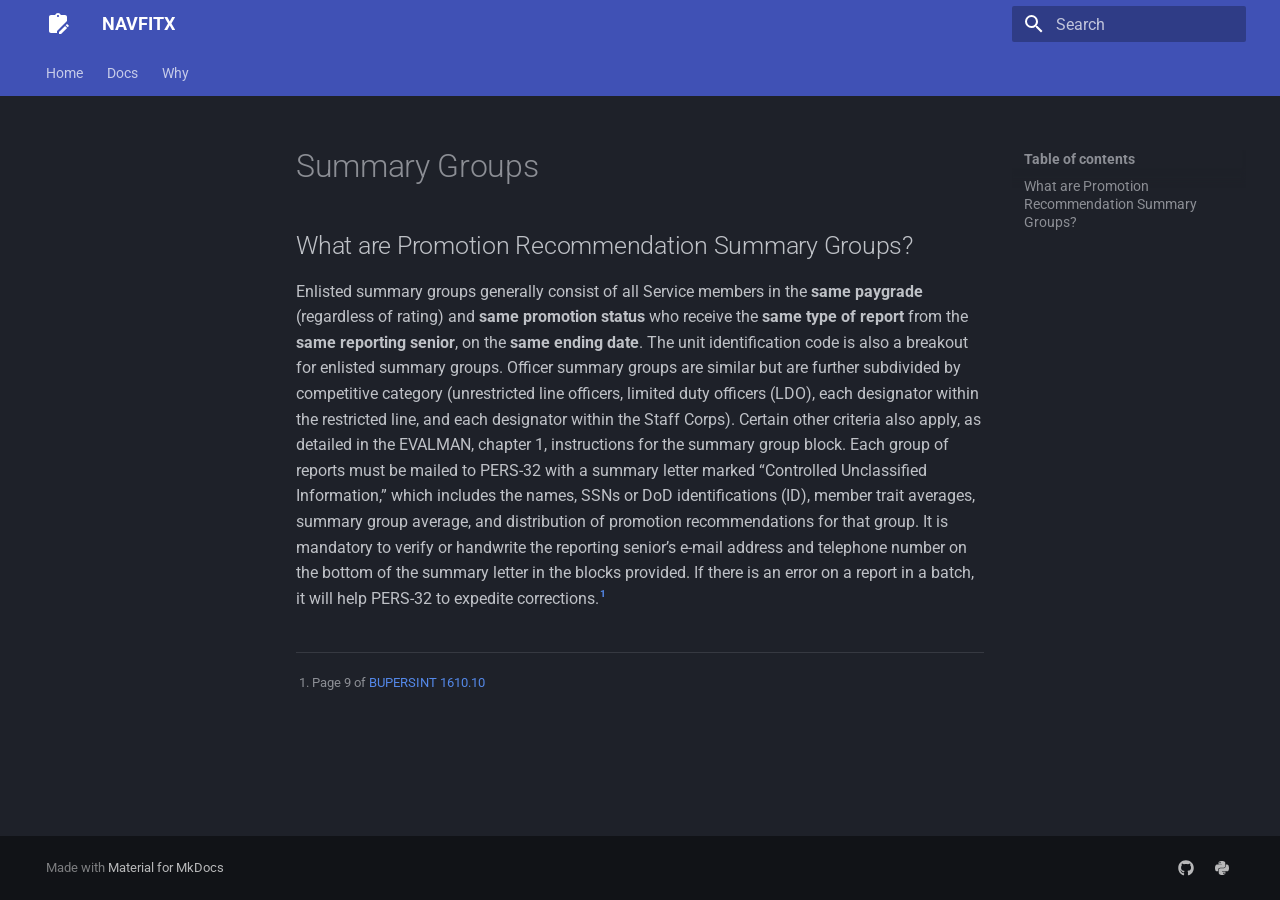
<file: summary_groups/index.html>
<!doctype html>
<html lang="en" class="no-js">
  <head>
    
      <meta charset="utf-8">
      <meta name="viewport" content="width=device-width,initial-scale=1">
      
      
      
        <link rel="canonical" href="https://tristan-white.github.io/navfitx/summary_groups/">
      
      
      
      
        
      
      
      <link rel="icon" href="../assets/images/favicon.png">
      <meta name="generator" content="mkdocs-1.6.1, mkdocs-material-9.7.1">
    
    
      
        <title>Summary Groups - NAVFITX</title>
      
    
    
      <link rel="stylesheet" href="../assets/stylesheets/main.484c7ddc.min.css">
      
        
        <link rel="stylesheet" href="../assets/stylesheets/palette.ab4e12ef.min.css">
      
      


    
    
      
    
    
      
        
        
        <link rel="preconnect" href="https://fonts.gstatic.com" crossorigin>
        <link rel="stylesheet" href="https://fonts.googleapis.com/css?family=Roboto:300,300i,400,400i,700,700i%7CRoboto+Mono:400,400i,700,700i&display=fallback">
        <style>:root{--md-text-font:"Roboto";--md-code-font:"Roboto Mono"}</style>
      
    
    
    <script>__md_scope=new URL("..",location),__md_hash=e=>[...e].reduce(((e,_)=>(e<<5)-e+_.charCodeAt(0)),0),__md_get=(e,_=localStorage,t=__md_scope)=>JSON.parse(_.getItem(t.pathname+"."+e)),__md_set=(e,_,t=localStorage,a=__md_scope)=>{try{t.setItem(a.pathname+"."+e,JSON.stringify(_))}catch(e){}}</script>
    
      

    
    
  </head>
  
  
    
    
    
    
    
    <body dir="ltr" data-md-color-scheme="slate" data-md-color-primary="indigo" data-md-color-accent="indigo">
  
    
    <input class="md-toggle" data-md-toggle="drawer" type="checkbox" id="__drawer" autocomplete="off">
    <input class="md-toggle" data-md-toggle="search" type="checkbox" id="__search" autocomplete="off">
    <label class="md-overlay" for="__drawer"></label>
    <div data-md-component="skip">
      
        
        <a href="#summary-groups" class="md-skip">
          Skip to content
        </a>
      
    </div>
    <div data-md-component="announce">
      
    </div>
    
    
      

<header class="md-header" data-md-component="header">
  <nav class="md-header__inner md-grid" aria-label="Header">
    <a href=".." title="NAVFITX" class="md-header__button md-logo" aria-label="NAVFITX" data-md-component="logo">
      
  
  <svg xmlns="http://www.w3.org/2000/svg" viewBox="0 0 24 24"><path d="M21.04 12.13c.14 0 .27.06.38.17l1.28 1.28c.22.21.22.56 0 .77l-1 1-2.05-2.05 1-1c.11-.11.25-.17.39-.17m-1.97 1.75 2.05 2.05L15.06 22H13v-2.06zM19 3c1.1 0 2 .9 2 2v4L11 19v2H5c-1.1 0-2-.9-2-2V5c0-1.1.9-2 2-2h4.18C9.6 1.84 10.7 1 12 1s2.4.84 2.82 2zm-7 0c-.55 0-1 .45-1 1s.45 1 1 1 1-.45 1-1-.45-1-1-1"/></svg>

    </a>
    <label class="md-header__button md-icon" for="__drawer">
      
      <svg xmlns="http://www.w3.org/2000/svg" viewBox="0 0 24 24"><path d="M3 6h18v2H3zm0 5h18v2H3zm0 5h18v2H3z"/></svg>
    </label>
    <div class="md-header__title" data-md-component="header-title">
      <div class="md-header__ellipsis">
        <div class="md-header__topic">
          <span class="md-ellipsis">
            NAVFITX
          </span>
        </div>
        <div class="md-header__topic" data-md-component="header-topic">
          <span class="md-ellipsis">
            
              Summary Groups
            
          </span>
        </div>
      </div>
    </div>
    
      
    
    
    
    
      
      
        <label class="md-header__button md-icon" for="__search">
          
          <svg xmlns="http://www.w3.org/2000/svg" viewBox="0 0 24 24"><path d="M9.5 3A6.5 6.5 0 0 1 16 9.5c0 1.61-.59 3.09-1.56 4.23l.27.27h.79l5 5-1.5 1.5-5-5v-.79l-.27-.27A6.52 6.52 0 0 1 9.5 16 6.5 6.5 0 0 1 3 9.5 6.5 6.5 0 0 1 9.5 3m0 2C7 5 5 7 5 9.5S7 14 9.5 14 14 12 14 9.5 12 5 9.5 5"/></svg>
        </label>
        <div class="md-search" data-md-component="search" role="dialog">
  <label class="md-search__overlay" for="__search"></label>
  <div class="md-search__inner" role="search">
    <form class="md-search__form" name="search">
      <input type="text" class="md-search__input" name="query" aria-label="Search" placeholder="Search" autocapitalize="off" autocorrect="off" autocomplete="off" spellcheck="false" data-md-component="search-query" required>
      <label class="md-search__icon md-icon" for="__search">
        
        <svg xmlns="http://www.w3.org/2000/svg" viewBox="0 0 24 24"><path d="M9.5 3A6.5 6.5 0 0 1 16 9.5c0 1.61-.59 3.09-1.56 4.23l.27.27h.79l5 5-1.5 1.5-5-5v-.79l-.27-.27A6.52 6.52 0 0 1 9.5 16 6.5 6.5 0 0 1 3 9.5 6.5 6.5 0 0 1 9.5 3m0 2C7 5 5 7 5 9.5S7 14 9.5 14 14 12 14 9.5 12 5 9.5 5"/></svg>
        
        <svg xmlns="http://www.w3.org/2000/svg" viewBox="0 0 24 24"><path d="M20 11v2H8l5.5 5.5-1.42 1.42L4.16 12l7.92-7.92L13.5 5.5 8 11z"/></svg>
      </label>
      <nav class="md-search__options" aria-label="Search">
        
        <button type="reset" class="md-search__icon md-icon" title="Clear" aria-label="Clear" tabindex="-1">
          
          <svg xmlns="http://www.w3.org/2000/svg" viewBox="0 0 24 24"><path d="M19 6.41 17.59 5 12 10.59 6.41 5 5 6.41 10.59 12 5 17.59 6.41 19 12 13.41 17.59 19 19 17.59 13.41 12z"/></svg>
        </button>
      </nav>
      
    </form>
    <div class="md-search__output">
      <div class="md-search__scrollwrap" tabindex="0" data-md-scrollfix>
        <div class="md-search-result" data-md-component="search-result">
          <div class="md-search-result__meta">
            Initializing search
          </div>
          <ol class="md-search-result__list" role="presentation"></ol>
        </div>
      </div>
    </div>
  </div>
</div>
      
    
    
  </nav>
  
</header>
    
    <div class="md-container" data-md-component="container">
      
      
        
          
            
<nav class="md-tabs" aria-label="Tabs" data-md-component="tabs">
  <div class="md-grid">
    <ul class="md-tabs__list">
      
        
  
  
  
  
    <li class="md-tabs__item">
      <a href=".." class="md-tabs__link">
        
  
  
    
  
  Home

      </a>
    </li>
  

      
        
  
  
  
  
    <li class="md-tabs__item">
      <a href="../docs/" class="md-tabs__link">
        
  
  
    
  
  Docs

      </a>
    </li>
  

      
        
  
  
  
  
    <li class="md-tabs__item">
      <a href="../why/" class="md-tabs__link">
        
  
  
    
  
  Why

      </a>
    </li>
  

      
    </ul>
  </div>
</nav>
          
        
      
      <main class="md-main" data-md-component="main">
        <div class="md-main__inner md-grid">
          
            
              
              <div class="md-sidebar md-sidebar--primary" data-md-component="sidebar" data-md-type="navigation" >
                <div class="md-sidebar__scrollwrap">
                  <div class="md-sidebar__inner">
                    


  


<nav class="md-nav md-nav--primary md-nav--lifted" aria-label="Navigation" data-md-level="0">
  <label class="md-nav__title" for="__drawer">
    <a href=".." title="NAVFITX" class="md-nav__button md-logo" aria-label="NAVFITX" data-md-component="logo">
      
  
  <svg xmlns="http://www.w3.org/2000/svg" viewBox="0 0 24 24"><path d="M21.04 12.13c.14 0 .27.06.38.17l1.28 1.28c.22.21.22.56 0 .77l-1 1-2.05-2.05 1-1c.11-.11.25-.17.39-.17m-1.97 1.75 2.05 2.05L15.06 22H13v-2.06zM19 3c1.1 0 2 .9 2 2v4L11 19v2H5c-1.1 0-2-.9-2-2V5c0-1.1.9-2 2-2h4.18C9.6 1.84 10.7 1 12 1s2.4.84 2.82 2zm-7 0c-.55 0-1 .45-1 1s.45 1 1 1 1-.45 1-1-.45-1-1-1"/></svg>

    </a>
    NAVFITX
  </label>
  
  <ul class="md-nav__list" data-md-scrollfix>
    
      
      
  
  
  
  
    <li class="md-nav__item">
      <a href=".." class="md-nav__link">
        
  
  
  <span class="md-ellipsis">
    
  
    Home
  

    
  </span>
  
  

      </a>
    </li>
  

    
      
      
  
  
  
  
    <li class="md-nav__item">
      <a href="../docs/" class="md-nav__link">
        
  
  
  <span class="md-ellipsis">
    
  
    Docs
  

    
  </span>
  
  

      </a>
    </li>
  

    
      
      
  
  
  
  
    <li class="md-nav__item">
      <a href="../why/" class="md-nav__link">
        
  
  
  <span class="md-ellipsis">
    
  
    Why
  

    
  </span>
  
  

      </a>
    </li>
  

    
  </ul>
</nav>
                  </div>
                </div>
              </div>
            
            
              
              <div class="md-sidebar md-sidebar--secondary" data-md-component="sidebar" data-md-type="toc" >
                <div class="md-sidebar__scrollwrap">
                  <div class="md-sidebar__inner">
                    

<nav class="md-nav md-nav--secondary" aria-label="Table of contents">
  
  
  
    
  
  
    <label class="md-nav__title" for="__toc">
      <span class="md-nav__icon md-icon"></span>
      Table of contents
    </label>
    <ul class="md-nav__list" data-md-component="toc" data-md-scrollfix>
      
        <li class="md-nav__item">
  <a href="#what-are-promotion-recommendation-summary-groups" class="md-nav__link">
    <span class="md-ellipsis">
      
        What are Promotion Recommendation Summary Groups?
      
    </span>
  </a>
  
</li>
      
        <li class="md-nav__item">
  <a href="#_1" class="md-nav__link">
    <span class="md-ellipsis">
      
        
      
    </span>
  </a>
  
</li>
      
    </ul>
  
</nav>
                  </div>
                </div>
              </div>
            
          
          
            <div class="md-content" data-md-component="content">
              
              <article class="md-content__inner md-typeset">
                
                  



<h1 id="summary-groups">Summary Groups</h1>
<h2 id="what-are-promotion-recommendation-summary-groups">What are Promotion Recommendation Summary Groups?</h2>
<p>Enlisted summary groups generally consist of all Service members in the <strong>same paygrade</strong> (regardless of rating) and <strong>same promotion status</strong> who receive the <strong>same type of report</strong> from the <strong>same reporting senior</strong>, on the <strong>same ending date</strong>. The unit identification code is also a breakout for enlisted summary groups. Officer summary groups are similar but are further subdivided by competitive category (unrestricted line officers, limited duty officers (LDO), each designator within the restricted line, and each designator within the Staff Corps). Certain other criteria also apply, as detailed in the EVALMAN, chapter 1, instructions for the summary group block. Each group of reports must be mailed to PERS-32 with a summary letter marked “Controlled Unclassified Information,” which includes the names, SSNs or DoD identifications (ID), member trait averages, summary group average, and distribution of promotion recommendations for that group. It is mandatory to verify or handwrite the reporting senior’s e-mail address and telephone number on the bottom of the summary letter in the blocks provided. If there is an error on a report in a batch, it will help PERS-32 to expedite corrections.<sup id="fnref:1"><a class="footnote-ref" href="#fn:1">1</a></sup></p>
<h2 id="_1"></h2>
<div class="footnote">
<hr />
<ol>
<li id="fn:1">
<p>Page 9 of <a href="https://www.mynavyhr.navy.mil/Portals/55/Reference/Instructions/BUPERS/BUPERSINST%201610.10.pdf?ver=jPyrbyjQEykcLs-nVciLhw%3d%3d">BUPERSINT 1610.10</a>&#160;<a class="footnote-backref" href="#fnref:1" title="Jump back to footnote 1 in the text">&#8617;</a></p>
</li>
</ol>
</div>












                
              </article>
            </div>
          
          
  <script>var tabs=__md_get("__tabs");if(Array.isArray(tabs))e:for(var set of document.querySelectorAll(".tabbed-set")){var labels=set.querySelector(".tabbed-labels");for(var tab of tabs)for(var label of labels.getElementsByTagName("label"))if(label.innerText.trim()===tab){var input=document.getElementById(label.htmlFor);input.checked=!0;continue e}}</script>

<script>var target=document.getElementById(location.hash.slice(1));target&&target.name&&(target.checked=target.name.startsWith("__tabbed_"))</script>
        </div>
        
      </main>
      
        <footer class="md-footer">
  
  <div class="md-footer-meta md-typeset">
    <div class="md-footer-meta__inner md-grid">
      <div class="md-copyright">
  
  
    Made with
    <a href="https://squidfunk.github.io/mkdocs-material/" target="_blank" rel="noopener">
      Material for MkDocs
    </a>
  
</div>
      
        
<div class="md-social">
  
    
    
    
    
      
      
    
    <a href="https://github.com/tristan-white/navftix" target="_blank" rel="noopener" title="github.com" class="md-social__link">
      <svg xmlns="http://www.w3.org/2000/svg" viewBox="0 0 512 512"><!--! Font Awesome Free 7.1.0 by @fontawesome - https://fontawesome.com License - https://fontawesome.com/license/free (Icons: CC BY 4.0, Fonts: SIL OFL 1.1, Code: MIT License) Copyright 2025 Fonticons, Inc.--><path d="M173.9 397.4c0 2-2.3 3.6-5.2 3.6-3.3.3-5.6-1.3-5.6-3.6 0-2 2.3-3.6 5.2-3.6 3-.3 5.6 1.3 5.6 3.6m-31.1-4.5c-.7 2 1.3 4.3 4.3 4.9 2.6 1 5.6 0 6.2-2s-1.3-4.3-4.3-5.2c-2.6-.7-5.5.3-6.2 2.3m44.2-1.7c-2.9.7-4.9 2.6-4.6 4.9.3 2 2.9 3.3 5.9 2.6 2.9-.7 4.9-2.6 4.6-4.6-.3-1.9-3-3.2-5.9-2.9M252.8 8C114.1 8 8 113.3 8 252c0 110.9 69.8 205.8 169.5 239.2 12.8 2.3 17.3-5.6 17.3-12.1 0-6.2-.3-40.4-.3-61.4 0 0-70 15-84.7-29.8 0 0-11.4-29.1-27.8-36.6 0 0-22.9-15.7 1.6-15.4 0 0 24.9 2 38.6 25.8 21.9 38.6 58.6 27.5 72.9 20.9 2.3-16 8.8-27.1 16-33.7-55.9-6.2-112.3-14.3-112.3-110.5 0-27.5 7.6-41.3 23.6-58.9-2.6-6.5-11.1-33.3 2.6-67.9 20.9-6.5 69 27 69 27 20-5.6 41.5-8.5 62.8-8.5s42.8 2.9 62.8 8.5c0 0 48.1-33.6 69-27 13.7 34.7 5.2 61.4 2.6 67.9 16 17.7 25.8 31.5 25.8 58.9 0 96.5-58.9 104.2-114.8 110.5 9.2 7.9 17 22.9 17 46.4 0 33.7-.3 75.4-.3 83.6 0 6.5 4.6 14.4 17.3 12.1C436.2 457.8 504 362.9 504 252 504 113.3 391.5 8 252.8 8M105.2 352.9c-1.3 1-1 3.3.7 5.2 1.6 1.6 3.9 2.3 5.2 1 1.3-1 1-3.3-.7-5.2-1.6-1.6-3.9-2.3-5.2-1m-10.8-8.1c-.7 1.3.3 2.9 2.3 3.9 1.6 1 3.6.7 4.3-.7.7-1.3-.3-2.9-2.3-3.9-2-.6-3.6-.3-4.3.7m32.4 35.6c-1.6 1.3-1 4.3 1.3 6.2 2.3 2.3 5.2 2.6 6.5 1 1.3-1.3.7-4.3-1.3-6.2-2.2-2.3-5.2-2.6-6.5-1m-11.4-14.7c-1.6 1-1.6 3.6 0 5.9s4.3 3.3 5.6 2.3c1.6-1.3 1.6-3.9 0-6.2-1.4-2.3-4-3.3-5.6-2"/></svg>
    </a>
  
    
    
    
    
      
      
    
    <a href="https://pypi.org/project/navfitx/" target="_blank" rel="noopener" title="pypi.org" class="md-social__link">
      <svg xmlns="http://www.w3.org/2000/svg" viewBox="0 0 448 512"><!--! Font Awesome Free 7.1.0 by @fontawesome - https://fontawesome.com License - https://fontawesome.com/license/free (Icons: CC BY 4.0, Fonts: SIL OFL 1.1, Code: MIT License) Copyright 2025 Fonticons, Inc.--><path d="M439.8 200.5c-7.7-30.9-22.3-54.2-53.4-54.2h-40.1v47.4c0 36.8-31.2 67.8-66.8 67.8H172.7c-29.2 0-53.4 25-53.4 54.3v101.8c0 29 25.2 46 53.4 54.3 33.8 9.9 66.3 11.7 106.8 0 26.9-7.8 53.4-23.5 53.4-54.3v-40.7H226.2v-13.6h160.2c31.1 0 42.6-21.7 53.4-54.2 11.2-33.5 10.7-65.7 0-108.6M286.2 444.7a20.4 20.4 0 1 1 0-40.7 20.4 20.4 0 1 1 0 40.7M167.8 248.1h106.8c29.7 0 53.4-24.5 53.4-54.3V91.9c0-29-24.4-50.7-53.4-55.6-35.8-5.9-74.7-5.6-106.8.1-45.2 8-53.4 24.7-53.4 55.6v40.7h106.9v13.6h-147c-31.1 0-58.3 18.7-66.8 54.2-9.8 40.7-10.2 66.1 0 108.6 7.6 31.6 25.7 54.2 56.8 54.2H101v-48.8c0-35.3 30.5-66.4 66.8-66.4m-6.6-183.4a20.4 20.4 0 1 1 0 40.8 20.4 20.4 0 1 1 0-40.8"/></svg>
    </a>
  
</div>
      
    </div>
  </div>
</footer>
      
    </div>
    <div class="md-dialog" data-md-component="dialog">
      <div class="md-dialog__inner md-typeset"></div>
    </div>
    
    
    
      
      
      <script id="__config" type="application/json">{"annotate": null, "base": "..", "features": ["content.code.copy", "content.footnote.tooltips", "content.tabs.link", "navigation.indexes", "navigation.tabs", "navigation.sections"], "search": "../assets/javascripts/workers/search.2c215733.min.js", "tags": null, "translations": {"clipboard.copied": "Copied to clipboard", "clipboard.copy": "Copy to clipboard", "search.result.more.one": "1 more on this page", "search.result.more.other": "# more on this page", "search.result.none": "No matching documents", "search.result.one": "1 matching document", "search.result.other": "# matching documents", "search.result.placeholder": "Type to start searching", "search.result.term.missing": "Missing", "select.version": "Select version"}, "version": null}</script>
    
    
      <script src="../assets/javascripts/bundle.79ae519e.min.js"></script>
      
    
  </body>
</html>
</file>
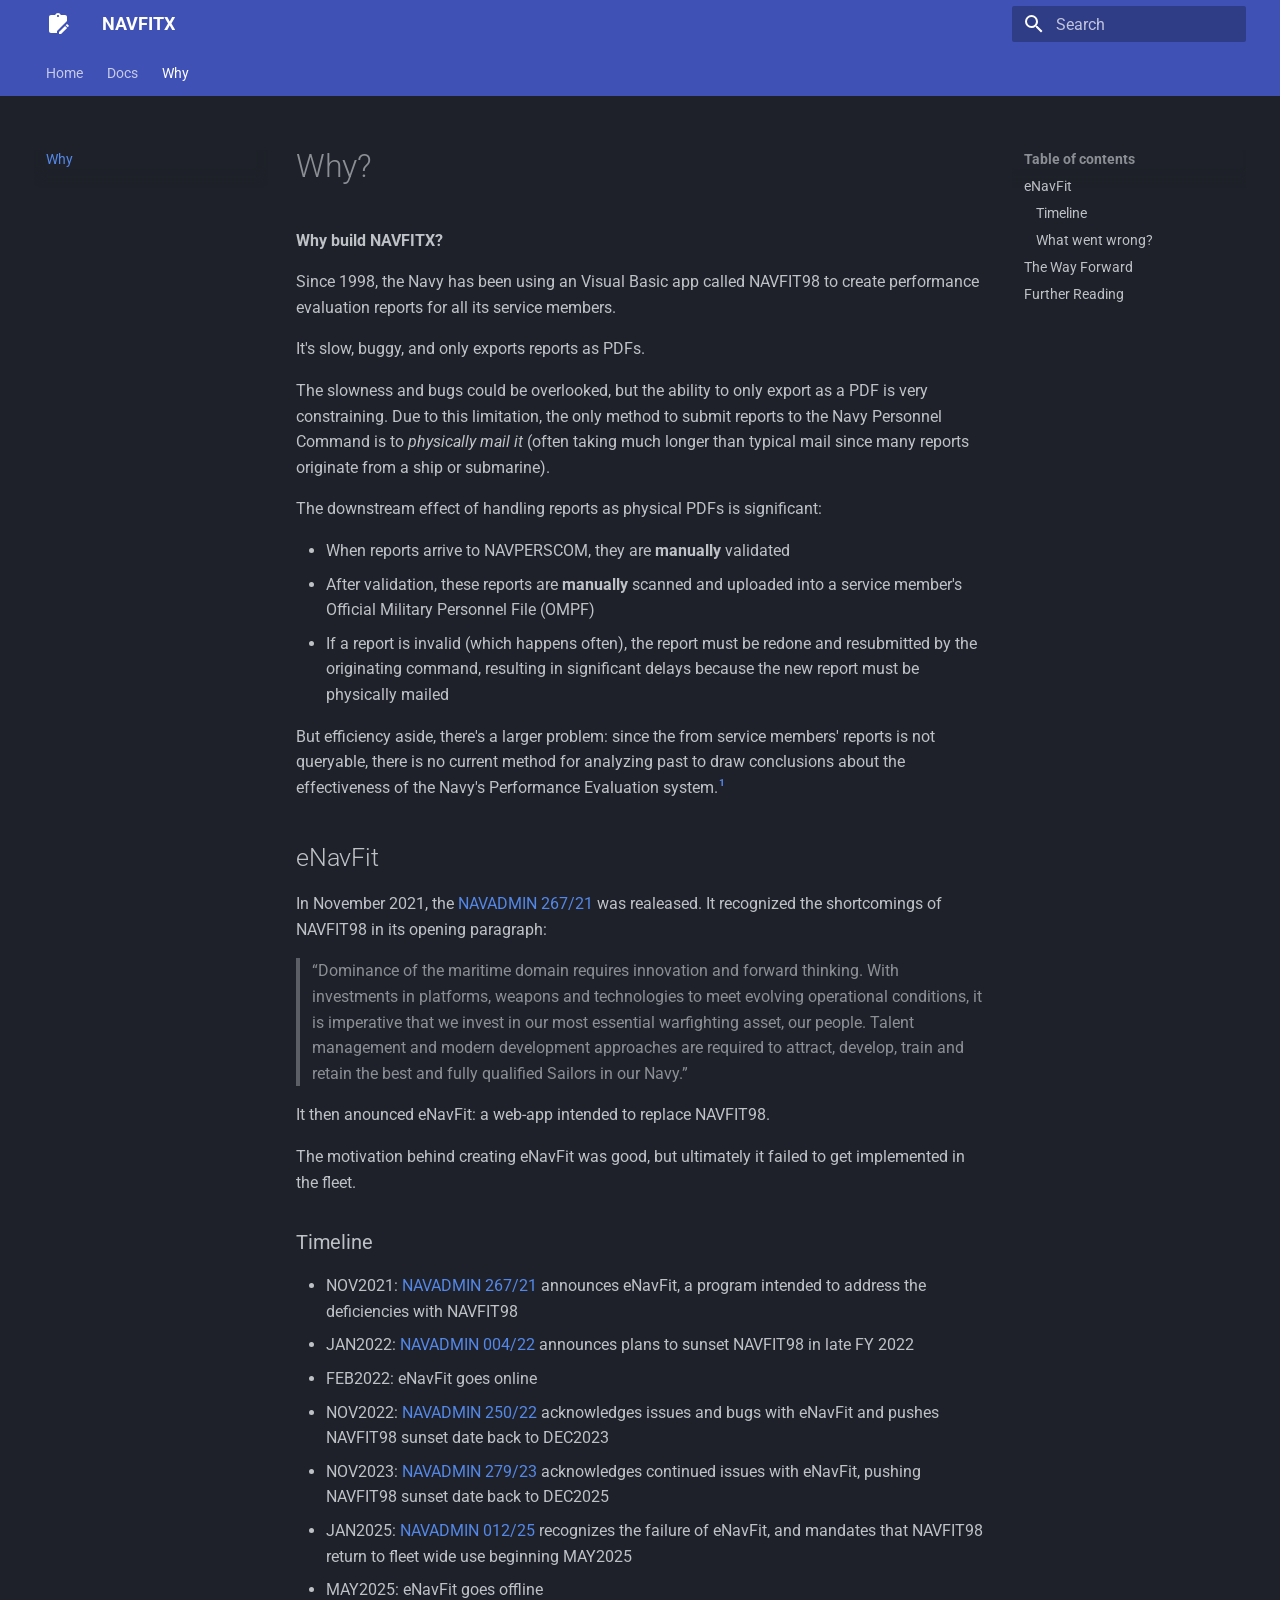
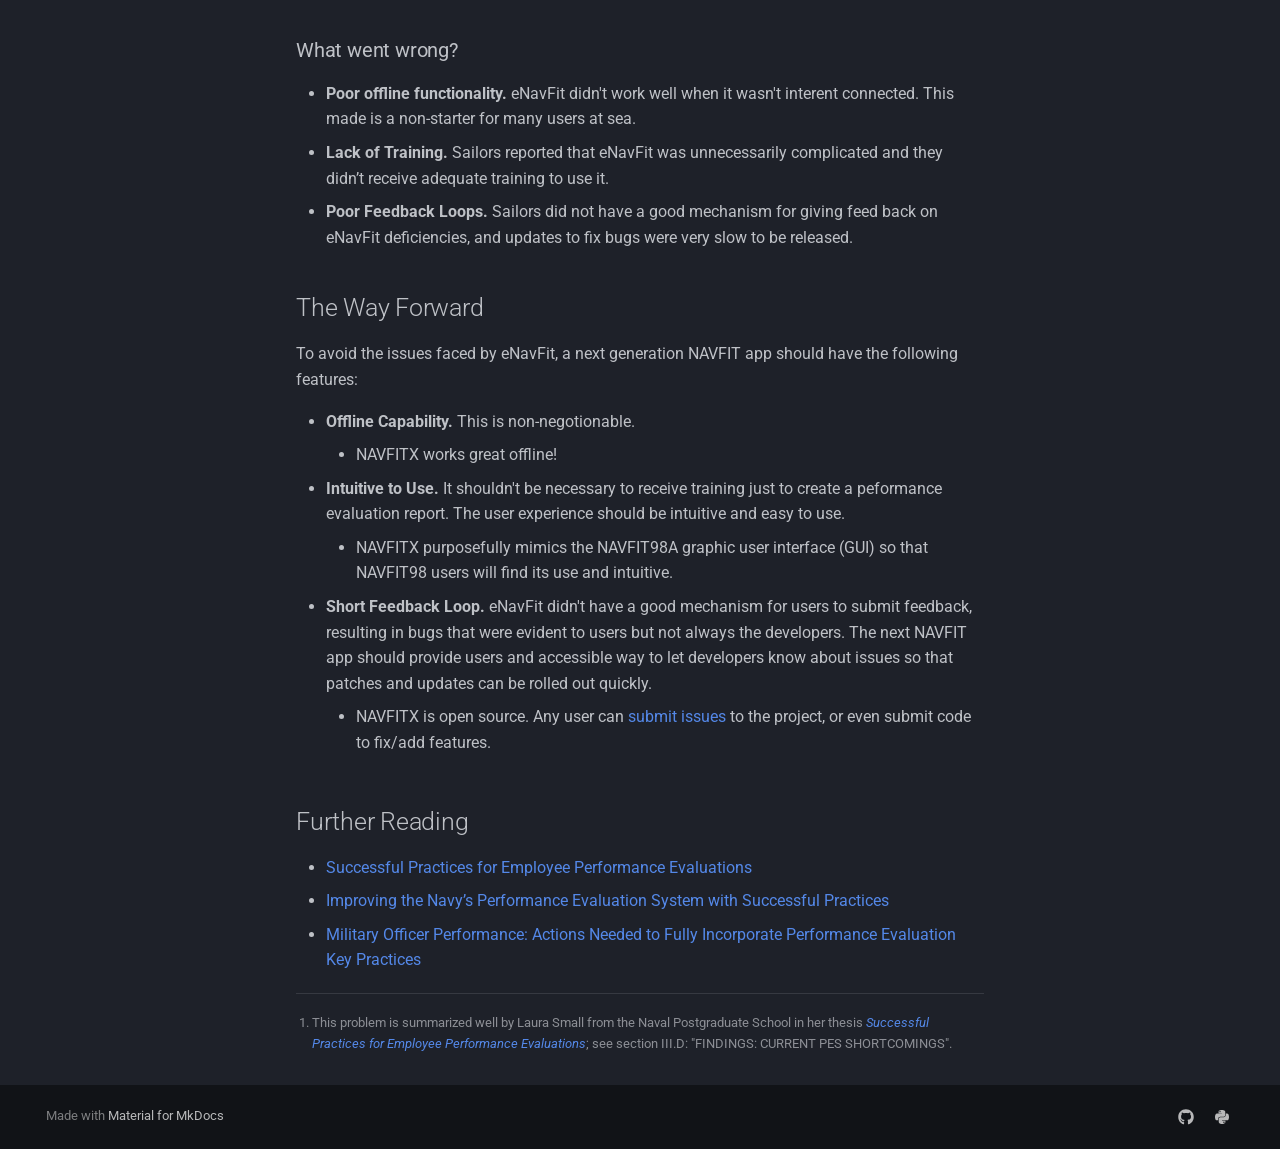
<file: why/index.html>
<!doctype html>
<html lang="en" class="no-js">
  <head>
    
      <meta charset="utf-8">
      <meta name="viewport" content="width=device-width,initial-scale=1">
      
      
      
        <link rel="canonical" href="https://tristan-white.github.io/navfitx/why/">
      
      
        <link rel="prev" href="../docs/">
      
      
      
        
      
      
      <link rel="icon" href="../assets/images/favicon.png">
      <meta name="generator" content="mkdocs-1.6.1, mkdocs-material-9.7.1">
    
    
      
        <title>Why - NAVFITX</title>
      
    
    
      <link rel="stylesheet" href="../assets/stylesheets/main.484c7ddc.min.css">
      
        
        <link rel="stylesheet" href="../assets/stylesheets/palette.ab4e12ef.min.css">
      
      


    
    
      
    
    
      
        
        
        <link rel="preconnect" href="https://fonts.gstatic.com" crossorigin>
        <link rel="stylesheet" href="https://fonts.googleapis.com/css?family=Roboto:300,300i,400,400i,700,700i%7CRoboto+Mono:400,400i,700,700i&display=fallback">
        <style>:root{--md-text-font:"Roboto";--md-code-font:"Roboto Mono"}</style>
      
    
    
    <script>__md_scope=new URL("..",location),__md_hash=e=>[...e].reduce(((e,_)=>(e<<5)-e+_.charCodeAt(0)),0),__md_get=(e,_=localStorage,t=__md_scope)=>JSON.parse(_.getItem(t.pathname+"."+e)),__md_set=(e,_,t=localStorage,a=__md_scope)=>{try{t.setItem(a.pathname+"."+e,JSON.stringify(_))}catch(e){}}</script>
    
      

    
    
  </head>
  
  
    
    
    
    
    
    <body dir="ltr" data-md-color-scheme="slate" data-md-color-primary="indigo" data-md-color-accent="indigo">
  
    
    <input class="md-toggle" data-md-toggle="drawer" type="checkbox" id="__drawer" autocomplete="off">
    <input class="md-toggle" data-md-toggle="search" type="checkbox" id="__search" autocomplete="off">
    <label class="md-overlay" for="__drawer"></label>
    <div data-md-component="skip">
      
        
        <a href="#why" class="md-skip">
          Skip to content
        </a>
      
    </div>
    <div data-md-component="announce">
      
    </div>
    
    
      

<header class="md-header" data-md-component="header">
  <nav class="md-header__inner md-grid" aria-label="Header">
    <a href=".." title="NAVFITX" class="md-header__button md-logo" aria-label="NAVFITX" data-md-component="logo">
      
  
  <svg xmlns="http://www.w3.org/2000/svg" viewBox="0 0 24 24"><path d="M21.04 12.13c.14 0 .27.06.38.17l1.28 1.28c.22.21.22.56 0 .77l-1 1-2.05-2.05 1-1c.11-.11.25-.17.39-.17m-1.97 1.75 2.05 2.05L15.06 22H13v-2.06zM19 3c1.1 0 2 .9 2 2v4L11 19v2H5c-1.1 0-2-.9-2-2V5c0-1.1.9-2 2-2h4.18C9.6 1.84 10.7 1 12 1s2.4.84 2.82 2zm-7 0c-.55 0-1 .45-1 1s.45 1 1 1 1-.45 1-1-.45-1-1-1"/></svg>

    </a>
    <label class="md-header__button md-icon" for="__drawer">
      
      <svg xmlns="http://www.w3.org/2000/svg" viewBox="0 0 24 24"><path d="M3 6h18v2H3zm0 5h18v2H3zm0 5h18v2H3z"/></svg>
    </label>
    <div class="md-header__title" data-md-component="header-title">
      <div class="md-header__ellipsis">
        <div class="md-header__topic">
          <span class="md-ellipsis">
            NAVFITX
          </span>
        </div>
        <div class="md-header__topic" data-md-component="header-topic">
          <span class="md-ellipsis">
            
              Why
            
          </span>
        </div>
      </div>
    </div>
    
      
    
    
    
    
      
      
        <label class="md-header__button md-icon" for="__search">
          
          <svg xmlns="http://www.w3.org/2000/svg" viewBox="0 0 24 24"><path d="M9.5 3A6.5 6.5 0 0 1 16 9.5c0 1.61-.59 3.09-1.56 4.23l.27.27h.79l5 5-1.5 1.5-5-5v-.79l-.27-.27A6.52 6.52 0 0 1 9.5 16 6.5 6.5 0 0 1 3 9.5 6.5 6.5 0 0 1 9.5 3m0 2C7 5 5 7 5 9.5S7 14 9.5 14 14 12 14 9.5 12 5 9.5 5"/></svg>
        </label>
        <div class="md-search" data-md-component="search" role="dialog">
  <label class="md-search__overlay" for="__search"></label>
  <div class="md-search__inner" role="search">
    <form class="md-search__form" name="search">
      <input type="text" class="md-search__input" name="query" aria-label="Search" placeholder="Search" autocapitalize="off" autocorrect="off" autocomplete="off" spellcheck="false" data-md-component="search-query" required>
      <label class="md-search__icon md-icon" for="__search">
        
        <svg xmlns="http://www.w3.org/2000/svg" viewBox="0 0 24 24"><path d="M9.5 3A6.5 6.5 0 0 1 16 9.5c0 1.61-.59 3.09-1.56 4.23l.27.27h.79l5 5-1.5 1.5-5-5v-.79l-.27-.27A6.52 6.52 0 0 1 9.5 16 6.5 6.5 0 0 1 3 9.5 6.5 6.5 0 0 1 9.5 3m0 2C7 5 5 7 5 9.5S7 14 9.5 14 14 12 14 9.5 12 5 9.5 5"/></svg>
        
        <svg xmlns="http://www.w3.org/2000/svg" viewBox="0 0 24 24"><path d="M20 11v2H8l5.5 5.5-1.42 1.42L4.16 12l7.92-7.92L13.5 5.5 8 11z"/></svg>
      </label>
      <nav class="md-search__options" aria-label="Search">
        
        <button type="reset" class="md-search__icon md-icon" title="Clear" aria-label="Clear" tabindex="-1">
          
          <svg xmlns="http://www.w3.org/2000/svg" viewBox="0 0 24 24"><path d="M19 6.41 17.59 5 12 10.59 6.41 5 5 6.41 10.59 12 5 17.59 6.41 19 12 13.41 17.59 19 19 17.59 13.41 12z"/></svg>
        </button>
      </nav>
      
    </form>
    <div class="md-search__output">
      <div class="md-search__scrollwrap" tabindex="0" data-md-scrollfix>
        <div class="md-search-result" data-md-component="search-result">
          <div class="md-search-result__meta">
            Initializing search
          </div>
          <ol class="md-search-result__list" role="presentation"></ol>
        </div>
      </div>
    </div>
  </div>
</div>
      
    
    
  </nav>
  
</header>
    
    <div class="md-container" data-md-component="container">
      
      
        
          
            
<nav class="md-tabs" aria-label="Tabs" data-md-component="tabs">
  <div class="md-grid">
    <ul class="md-tabs__list">
      
        
  
  
  
  
    <li class="md-tabs__item">
      <a href=".." class="md-tabs__link">
        
  
  
    
  
  Home

      </a>
    </li>
  

      
        
  
  
  
  
    <li class="md-tabs__item">
      <a href="../docs/" class="md-tabs__link">
        
  
  
    
  
  Docs

      </a>
    </li>
  

      
        
  
  
  
    
  
  
    <li class="md-tabs__item md-tabs__item--active">
      <a href="./" class="md-tabs__link">
        
  
  
    
  
  Why

      </a>
    </li>
  

      
    </ul>
  </div>
</nav>
          
        
      
      <main class="md-main" data-md-component="main">
        <div class="md-main__inner md-grid">
          
            
              
              <div class="md-sidebar md-sidebar--primary" data-md-component="sidebar" data-md-type="navigation" >
                <div class="md-sidebar__scrollwrap">
                  <div class="md-sidebar__inner">
                    


  


<nav class="md-nav md-nav--primary md-nav--lifted" aria-label="Navigation" data-md-level="0">
  <label class="md-nav__title" for="__drawer">
    <a href=".." title="NAVFITX" class="md-nav__button md-logo" aria-label="NAVFITX" data-md-component="logo">
      
  
  <svg xmlns="http://www.w3.org/2000/svg" viewBox="0 0 24 24"><path d="M21.04 12.13c.14 0 .27.06.38.17l1.28 1.28c.22.21.22.56 0 .77l-1 1-2.05-2.05 1-1c.11-.11.25-.17.39-.17m-1.97 1.75 2.05 2.05L15.06 22H13v-2.06zM19 3c1.1 0 2 .9 2 2v4L11 19v2H5c-1.1 0-2-.9-2-2V5c0-1.1.9-2 2-2h4.18C9.6 1.84 10.7 1 12 1s2.4.84 2.82 2zm-7 0c-.55 0-1 .45-1 1s.45 1 1 1 1-.45 1-1-.45-1-1-1"/></svg>

    </a>
    NAVFITX
  </label>
  
  <ul class="md-nav__list" data-md-scrollfix>
    
      
      
  
  
  
  
    <li class="md-nav__item">
      <a href=".." class="md-nav__link">
        
  
  
  <span class="md-ellipsis">
    
  
    Home
  

    
  </span>
  
  

      </a>
    </li>
  

    
      
      
  
  
  
  
    <li class="md-nav__item">
      <a href="../docs/" class="md-nav__link">
        
  
  
  <span class="md-ellipsis">
    
  
    Docs
  

    
  </span>
  
  

      </a>
    </li>
  

    
      
      
  
  
    
  
  
  
    <li class="md-nav__item md-nav__item--active">
      
      <input class="md-nav__toggle md-toggle" type="checkbox" id="__toc">
      
      
        
      
      
        <label class="md-nav__link md-nav__link--active" for="__toc">
          
  
  
  <span class="md-ellipsis">
    
  
    Why
  

    
  </span>
  
  

          <span class="md-nav__icon md-icon"></span>
        </label>
      
      <a href="./" class="md-nav__link md-nav__link--active">
        
  
  
  <span class="md-ellipsis">
    
  
    Why
  

    
  </span>
  
  

      </a>
      
        

<nav class="md-nav md-nav--secondary" aria-label="Table of contents">
  
  
  
    
  
  
    <label class="md-nav__title" for="__toc">
      <span class="md-nav__icon md-icon"></span>
      Table of contents
    </label>
    <ul class="md-nav__list" data-md-component="toc" data-md-scrollfix>
      
        <li class="md-nav__item">
  <a href="#enavfit" class="md-nav__link">
    <span class="md-ellipsis">
      
        eNavFit
      
    </span>
  </a>
  
    <nav class="md-nav" aria-label="eNavFit">
      <ul class="md-nav__list">
        
          <li class="md-nav__item">
  <a href="#timeline" class="md-nav__link">
    <span class="md-ellipsis">
      
        Timeline
      
    </span>
  </a>
  
</li>
        
          <li class="md-nav__item">
  <a href="#what-went-wrong" class="md-nav__link">
    <span class="md-ellipsis">
      
        What went wrong?
      
    </span>
  </a>
  
</li>
        
      </ul>
    </nav>
  
</li>
      
        <li class="md-nav__item">
  <a href="#the-way-forward" class="md-nav__link">
    <span class="md-ellipsis">
      
        The Way Forward
      
    </span>
  </a>
  
</li>
      
        <li class="md-nav__item">
  <a href="#further-reading" class="md-nav__link">
    <span class="md-ellipsis">
      
        Further Reading
      
    </span>
  </a>
  
</li>
      
    </ul>
  
</nav>
      
    </li>
  

    
  </ul>
</nav>
                  </div>
                </div>
              </div>
            
            
              
              <div class="md-sidebar md-sidebar--secondary" data-md-component="sidebar" data-md-type="toc" >
                <div class="md-sidebar__scrollwrap">
                  <div class="md-sidebar__inner">
                    

<nav class="md-nav md-nav--secondary" aria-label="Table of contents">
  
  
  
    
  
  
    <label class="md-nav__title" for="__toc">
      <span class="md-nav__icon md-icon"></span>
      Table of contents
    </label>
    <ul class="md-nav__list" data-md-component="toc" data-md-scrollfix>
      
        <li class="md-nav__item">
  <a href="#enavfit" class="md-nav__link">
    <span class="md-ellipsis">
      
        eNavFit
      
    </span>
  </a>
  
    <nav class="md-nav" aria-label="eNavFit">
      <ul class="md-nav__list">
        
          <li class="md-nav__item">
  <a href="#timeline" class="md-nav__link">
    <span class="md-ellipsis">
      
        Timeline
      
    </span>
  </a>
  
</li>
        
          <li class="md-nav__item">
  <a href="#what-went-wrong" class="md-nav__link">
    <span class="md-ellipsis">
      
        What went wrong?
      
    </span>
  </a>
  
</li>
        
      </ul>
    </nav>
  
</li>
      
        <li class="md-nav__item">
  <a href="#the-way-forward" class="md-nav__link">
    <span class="md-ellipsis">
      
        The Way Forward
      
    </span>
  </a>
  
</li>
      
        <li class="md-nav__item">
  <a href="#further-reading" class="md-nav__link">
    <span class="md-ellipsis">
      
        Further Reading
      
    </span>
  </a>
  
</li>
      
    </ul>
  
</nav>
                  </div>
                </div>
              </div>
            
          
          
            <div class="md-content" data-md-component="content">
              
              <article class="md-content__inner md-typeset">
                
                  



<h1 id="why">Why?</h1>
<p><strong>Why build NAVFITX?</strong></p>
<p>Since 1998, the Navy has been using an Visual Basic app called NAVFIT98 to create performance evaluation reports for all its service members. </p>
<p>It's slow, buggy, and only exports reports as PDFs.</p>
<p>The slowness and bugs could be overlooked, but the ability to only export as a PDF is very constraining. Due to this limitation, the only method to submit reports to the Navy Personnel Command is to <em>physically mail it</em> (often taking much longer than typical mail since many reports originate from a ship or submarine).</p>
<p>The downstream effect of handling reports as physical PDFs is significant:</p>
<ul>
<li>When reports arrive to NAVPERSCOM, they are <strong>manually</strong> validated</li>
<li>After validation, these reports are <strong>manually</strong> scanned and uploaded into a service member's Official Military Personnel File (OMPF)</li>
<li>If a report is invalid (which happens often), the report must be redone and resubmitted by the originating command, resulting in significant delays because the new report must be physically mailed</li>
</ul>
<p>But efficiency aside, there's a larger problem: since the from service members' reports is not queryable, there is no current method for analyzing past to draw conclusions about the effectiveness of the Navy's Performance Evaluation system.<sup id="fnref:1"><a class="footnote-ref" href="#fn:1">1</a></sup></p>
<h2 id="enavfit">eNavFit</h2>
<p>In November 2021, the <a href="https://www.mynavyhr.navy.mil/Portals/55/Messages/NAVADMIN/NAV2021/NAV21267.txt?ver=1m0Z1uYm9eRwZT2jHTVQLw%3D%3D">NAVADMIN 267/21</a> was realeased. It recognized the shortcomings of NAVFIT98 in its opening paragraph:</p>
<blockquote>
<p>“Dominance of the maritime domain requires innovation and forward thinking. With investments in platforms, weapons and technologies to meet evolving operational conditions, it is imperative that we invest in our most essential warfighting asset, our people. Talent management and modern development approaches are required to attract, develop, train and retain the best and fully qualified Sailors in our Navy.”</p>
</blockquote>
<p>It then anounced eNavFit: a web-app intended to replace NAVFIT98.</p>
<p>The motivation behind creating eNavFit was good, but ultimately it failed to get implemented in the fleet.</p>
<h3 id="timeline">Timeline</h3>
<ul>
<li>NOV2021: <a href="https://www.mynavyhr.navy.mil/Portals/55/Messages/NAVADMIN/NAV2021/NAV21267.txt?ver=1m0Z1uYm9eRwZT2jHTVQLw%3D%3D">NAVADMIN 267/21</a> announces eNavFit, a program intended to address the deficiencies with NAVFIT98</li>
<li>JAN2022: <a href="https://www.mynavyhr.navy.mil/Portals/55/Messages/NAVADMIN/NAV2022/NAV22004.txt?ver=VHggr8Z2gf5-0-iI2Vo1dg%3D%3D">NAVADMIN 004/22</a> announces plans to sunset NAVFIT98 in late FY 2022</li>
<li>FEB2022: eNavFit goes online</li>
<li>NOV2022: <a href="https://www.mynavyhr.navy.mil/Portals/55/Messages/NAVADMIN/NAV2022/NAV22250.txt?ver=ajI0gm_W8wNT4xP0XTw9Vg%3D%3D">NAVADMIN 250/22</a> acknowledges issues and bugs with eNavFit and pushes NAVFIT98 sunset date back to DEC2023</li>
<li>NOV2023: <a href="https://www.mynavyhr.navy.mil/Portals/55/Messages/NAVADMIN/NAV2023/NAV23279.txt?ver=RmNweMI-Qj899te0YFkGZA%3D%3D">NAVADMIN 279/23</a> acknowledges continued issues with eNavFit, pushing NAVFIT98 sunset date back to DEC2025</li>
<li>JAN2025: <a href="https://www.mynavyhr.navy.mil/Portals/55/Messages/NAVADMIN/NAV2025/NAV25012.pdf?ver=XNxecwkcKmyF0dFjhYHpzA%3D%3D">NAVADMIN 012/25</a> recognizes the failure of eNavFit, and mandates that NAVFIT98 return to fleet wide use beginning MAY2025</li>
<li>MAY2025: eNavFit goes offline</li>
</ul>
<h3 id="what-went-wrong">What went wrong?</h3>
<ul>
<li><strong>Poor offline functionality.</strong> eNavFit didn't work well when it wasn't interent connected. This made is a non-starter for many users at sea.</li>
<li><strong>Lack of Training.</strong> Sailors reported that eNavFit was unnecessarily complicated and they didn’t receive adequate training to use it.</li>
<li><strong>Poor Feedback Loops.</strong> Sailors did not have a good mechanism for giving feed back on eNavFit deficiencies, and updates to fix bugs were very slow to be released.</li>
</ul>
<h2 id="the-way-forward">The Way Forward</h2>
<p>To avoid the issues faced by eNavFit, a next generation NAVFIT app should have the following features:</p>
<ul>
<li><strong>Offline Capability.</strong> This is non-negotionable.<ul>
<li>NAVFITX works great offline!</li>
</ul>
</li>
<li><strong>Intuitive to Use.</strong> It shouldn't be necessary to receive training just to create a peformance evaluation report. The user experience should be intuitive and easy to use.<ul>
<li>NAVFITX purposefully mimics the NAVFIT98A graphic user interface (GUI) so that NAVFIT98 users will find its use and intuitive.</li>
</ul>
</li>
<li><strong>Short Feedback Loop.</strong> eNavFit didn't have a good mechanism for users to submit feedback, resulting in bugs that were evident to users but not always the developers. The next NAVFIT app should provide users and accessible way to let developers know about issues so that patches and updates can be rolled out quickly.<ul>
<li>NAVFITX is open source. Any user can <a href="https://github.com/tristan-white/navfitx/issues">submit issues</a> to the project, or even submit code to fix/add features.</li>
</ul>
</li>
</ul>
<h2 id="further-reading">Further Reading</h2>
<ul>
<li><a href="https://apps.dtic.mil/sti/citations/AD1114373">Successful Practices for Employee Performance Evaluations</a></li>
<li><a href="https://dair.nps.edu/handle/123456789/4730">Improving the Navy’s Performance Evaluation System with Successful Practices</a></li>
<li><a href="https://www.gao.gov/assets/gao-25-106618.pdf">Military Officer Performance: Actions Needed to Fully Incorporate Performance Evaluation Key Practices</a></li>
</ul>
<div class="footnote">
<hr />
<ol>
<li id="fn:1">
<p>This problem is summarized well by Laura Small from the Naval Postgraduate School in her thesis <a href="https://apps.dtic.mil/sti/citations/AD1114373"><em>Successful Practices for Employee Performance Evaluations</em></a>; see section III.D: "FINDINGS: CURRENT PES SHORTCOMINGS".&#160;<a class="footnote-backref" href="#fnref:1" title="Jump back to footnote 1 in the text">&#8617;</a></p>
</li>
</ol>
</div>












                
              </article>
            </div>
          
          
  <script>var tabs=__md_get("__tabs");if(Array.isArray(tabs))e:for(var set of document.querySelectorAll(".tabbed-set")){var labels=set.querySelector(".tabbed-labels");for(var tab of tabs)for(var label of labels.getElementsByTagName("label"))if(label.innerText.trim()===tab){var input=document.getElementById(label.htmlFor);input.checked=!0;continue e}}</script>

<script>var target=document.getElementById(location.hash.slice(1));target&&target.name&&(target.checked=target.name.startsWith("__tabbed_"))</script>
        </div>
        
      </main>
      
        <footer class="md-footer">
  
  <div class="md-footer-meta md-typeset">
    <div class="md-footer-meta__inner md-grid">
      <div class="md-copyright">
  
  
    Made with
    <a href="https://squidfunk.github.io/mkdocs-material/" target="_blank" rel="noopener">
      Material for MkDocs
    </a>
  
</div>
      
        
<div class="md-social">
  
    
    
    
    
      
      
    
    <a href="https://github.com/tristan-white/navftix" target="_blank" rel="noopener" title="github.com" class="md-social__link">
      <svg xmlns="http://www.w3.org/2000/svg" viewBox="0 0 512 512"><!--! Font Awesome Free 7.1.0 by @fontawesome - https://fontawesome.com License - https://fontawesome.com/license/free (Icons: CC BY 4.0, Fonts: SIL OFL 1.1, Code: MIT License) Copyright 2025 Fonticons, Inc.--><path d="M173.9 397.4c0 2-2.3 3.6-5.2 3.6-3.3.3-5.6-1.3-5.6-3.6 0-2 2.3-3.6 5.2-3.6 3-.3 5.6 1.3 5.6 3.6m-31.1-4.5c-.7 2 1.3 4.3 4.3 4.9 2.6 1 5.6 0 6.2-2s-1.3-4.3-4.3-5.2c-2.6-.7-5.5.3-6.2 2.3m44.2-1.7c-2.9.7-4.9 2.6-4.6 4.9.3 2 2.9 3.3 5.9 2.6 2.9-.7 4.9-2.6 4.6-4.6-.3-1.9-3-3.2-5.9-2.9M252.8 8C114.1 8 8 113.3 8 252c0 110.9 69.8 205.8 169.5 239.2 12.8 2.3 17.3-5.6 17.3-12.1 0-6.2-.3-40.4-.3-61.4 0 0-70 15-84.7-29.8 0 0-11.4-29.1-27.8-36.6 0 0-22.9-15.7 1.6-15.4 0 0 24.9 2 38.6 25.8 21.9 38.6 58.6 27.5 72.9 20.9 2.3-16 8.8-27.1 16-33.7-55.9-6.2-112.3-14.3-112.3-110.5 0-27.5 7.6-41.3 23.6-58.9-2.6-6.5-11.1-33.3 2.6-67.9 20.9-6.5 69 27 69 27 20-5.6 41.5-8.5 62.8-8.5s42.8 2.9 62.8 8.5c0 0 48.1-33.6 69-27 13.7 34.7 5.2 61.4 2.6 67.9 16 17.7 25.8 31.5 25.8 58.9 0 96.5-58.9 104.2-114.8 110.5 9.2 7.9 17 22.9 17 46.4 0 33.7-.3 75.4-.3 83.6 0 6.5 4.6 14.4 17.3 12.1C436.2 457.8 504 362.9 504 252 504 113.3 391.5 8 252.8 8M105.2 352.9c-1.3 1-1 3.3.7 5.2 1.6 1.6 3.9 2.3 5.2 1 1.3-1 1-3.3-.7-5.2-1.6-1.6-3.9-2.3-5.2-1m-10.8-8.1c-.7 1.3.3 2.9 2.3 3.9 1.6 1 3.6.7 4.3-.7.7-1.3-.3-2.9-2.3-3.9-2-.6-3.6-.3-4.3.7m32.4 35.6c-1.6 1.3-1 4.3 1.3 6.2 2.3 2.3 5.2 2.6 6.5 1 1.3-1.3.7-4.3-1.3-6.2-2.2-2.3-5.2-2.6-6.5-1m-11.4-14.7c-1.6 1-1.6 3.6 0 5.9s4.3 3.3 5.6 2.3c1.6-1.3 1.6-3.9 0-6.2-1.4-2.3-4-3.3-5.6-2"/></svg>
    </a>
  
    
    
    
    
      
      
    
    <a href="https://pypi.org/project/navfitx/" target="_blank" rel="noopener" title="pypi.org" class="md-social__link">
      <svg xmlns="http://www.w3.org/2000/svg" viewBox="0 0 448 512"><!--! Font Awesome Free 7.1.0 by @fontawesome - https://fontawesome.com License - https://fontawesome.com/license/free (Icons: CC BY 4.0, Fonts: SIL OFL 1.1, Code: MIT License) Copyright 2025 Fonticons, Inc.--><path d="M439.8 200.5c-7.7-30.9-22.3-54.2-53.4-54.2h-40.1v47.4c0 36.8-31.2 67.8-66.8 67.8H172.7c-29.2 0-53.4 25-53.4 54.3v101.8c0 29 25.2 46 53.4 54.3 33.8 9.9 66.3 11.7 106.8 0 26.9-7.8 53.4-23.5 53.4-54.3v-40.7H226.2v-13.6h160.2c31.1 0 42.6-21.7 53.4-54.2 11.2-33.5 10.7-65.7 0-108.6M286.2 444.7a20.4 20.4 0 1 1 0-40.7 20.4 20.4 0 1 1 0 40.7M167.8 248.1h106.8c29.7 0 53.4-24.5 53.4-54.3V91.9c0-29-24.4-50.7-53.4-55.6-35.8-5.9-74.7-5.6-106.8.1-45.2 8-53.4 24.7-53.4 55.6v40.7h106.9v13.6h-147c-31.1 0-58.3 18.7-66.8 54.2-9.8 40.7-10.2 66.1 0 108.6 7.6 31.6 25.7 54.2 56.8 54.2H101v-48.8c0-35.3 30.5-66.4 66.8-66.4m-6.6-183.4a20.4 20.4 0 1 1 0 40.8 20.4 20.4 0 1 1 0-40.8"/></svg>
    </a>
  
</div>
      
    </div>
  </div>
</footer>
      
    </div>
    <div class="md-dialog" data-md-component="dialog">
      <div class="md-dialog__inner md-typeset"></div>
    </div>
    
    
    
      
      
      <script id="__config" type="application/json">{"annotate": null, "base": "..", "features": ["content.code.copy", "content.footnote.tooltips", "content.tabs.link", "navigation.indexes", "navigation.tabs", "navigation.sections"], "search": "../assets/javascripts/workers/search.2c215733.min.js", "tags": null, "translations": {"clipboard.copied": "Copied to clipboard", "clipboard.copy": "Copy to clipboard", "search.result.more.one": "1 more on this page", "search.result.more.other": "# more on this page", "search.result.none": "No matching documents", "search.result.one": "1 matching document", "search.result.other": "# matching documents", "search.result.placeholder": "Type to start searching", "search.result.term.missing": "Missing", "select.version": "Select version"}, "version": null}</script>
    
    
      <script src="../assets/javascripts/bundle.79ae519e.min.js"></script>
      
    
  </body>
</html>
</file>
<file: assets/stylesheets/main.484c7ddc.min.css>
@charset "UTF-8";html{-webkit-text-size-adjust:none;-moz-text-size-adjust:none;text-size-adjust:none;box-sizing:border-box}*,:after,:before{box-sizing:inherit}@media (prefers-reduced-motion){*,:after,:before{transition:none!important}}body{margin:0}a,button,input,label{-webkit-tap-highlight-color:transparent}a{color:inherit;text-decoration:none}hr{border:0;box-sizing:initial;display:block;height:.05rem;overflow:visible;padding:0}small{font-size:80%}sub,sup{line-height:1em}img{border-style:none}table{border-collapse:initial;border-spacing:0}td,th{font-weight:400;vertical-align:top}button{background:#0000;border:0;font-family:inherit;font-size:inherit;margin:0;padding:0}input{border:0;outline:none}:root{--md-primary-fg-color:#4051b5;--md-primary-fg-color--light:#5d6cc0;--md-primary-fg-color--dark:#303fa1;--md-primary-bg-color:#fff;--md-primary-bg-color--light:#ffffffb3;--md-accent-fg-color:#526cfe;--md-accent-fg-color--transparent:#526cfe1a;--md-accent-bg-color:#fff;--md-accent-bg-color--light:#ffffffb3}[data-md-color-scheme=default]{color-scheme:light}[data-md-color-scheme=default] img[src$="#gh-dark-mode-only"],[data-md-color-scheme=default] img[src$="#only-dark"]{display:none}:root,[data-md-color-scheme=default]{--md-hue:225deg;--md-default-fg-color:#000000de;--md-default-fg-color--light:#0000008a;--md-default-fg-color--lighter:#00000052;--md-default-fg-color--lightest:#00000012;--md-default-bg-color:#fff;--md-default-bg-color--light:#ffffffb3;--md-default-bg-color--lighter:#ffffff4d;--md-default-bg-color--lightest:#ffffff1f;--md-code-fg-color:#36464e;--md-code-bg-color:#f5f5f5;--md-code-bg-color--light:#f5f5f5b3;--md-code-bg-color--lighter:#f5f5f54d;--md-code-hl-color:#4287ff;--md-code-hl-color--light:#4287ff1a;--md-code-hl-number-color:#d52a2a;--md-code-hl-special-color:#db1457;--md-code-hl-function-color:#a846b9;--md-code-hl-constant-color:#6e59d9;--md-code-hl-keyword-color:#3f6ec6;--md-code-hl-string-color:#1c7d4d;--md-code-hl-name-color:var(--md-code-fg-color);--md-code-hl-operator-color:var(--md-default-fg-color--light);--md-code-hl-punctuation-color:var(--md-default-fg-color--light);--md-code-hl-comment-color:var(--md-default-fg-color--light);--md-code-hl-generic-color:var(--md-default-fg-color--light);--md-code-hl-variable-color:var(--md-default-fg-color--light);--md-typeset-color:var(--md-default-fg-color);--md-typeset-a-color:var(--md-primary-fg-color);--md-typeset-del-color:#f5503d26;--md-typeset-ins-color:#0bd57026;--md-typeset-kbd-color:#fafafa;--md-typeset-kbd-accent-color:#fff;--md-typeset-kbd-border-color:#b8b8b8;--md-typeset-mark-color:#ffff0080;--md-typeset-table-color:#0000001f;--md-typeset-table-color--light:rgba(0,0,0,.035);--md-admonition-fg-color:var(--md-default-fg-color);--md-admonition-bg-color:var(--md-default-bg-color);--md-warning-fg-color:#000000de;--md-warning-bg-color:#ff9;--md-footer-fg-color:#fff;--md-footer-fg-color--light:#ffffffb3;--md-footer-fg-color--lighter:#ffffff73;--md-footer-bg-color:#000000de;--md-footer-bg-color--dark:#00000052;--md-shadow-z1:0 0.2rem 0.5rem #0000000d,0 0 0.05rem #0000001a;--md-shadow-z2:0 0.2rem 0.5rem #0000001a,0 0 0.05rem #00000040;--md-shadow-z3:0 0.2rem 0.5rem #0003,0 0 0.05rem #00000059}.md-icon svg{fill:currentcolor;display:block;height:1.2rem;width:1.2rem}body{-webkit-font-smoothing:antialiased;-moz-osx-font-smoothing:grayscale;--md-text-font-family:var(--md-text-font,_),-apple-system,BlinkMacSystemFont,Helvetica,Arial,sans-serif;--md-code-font-family:var(--md-code-font,_),SFMono-Regular,Consolas,Menlo,monospace}aside,body,input{font-feature-settings:"kern","liga";color:var(--md-typeset-color);font-family:var(--md-text-font-family)}code,kbd,pre{font-feature-settings:"kern";font-family:var(--md-code-font-family)}:root{--md-typeset-table-sort-icon:url('data:image/svg+xml;charset=utf-8,<svg xmlns="http://www.w3.org/2000/svg" viewBox="0 0 24 24"><path d="m18 21-4-4h3V7h-3l4-4 4 4h-3v10h3M2 19v-2h10v2M2 13v-2h7v2M2 7V5h4v2z"/></svg>');--md-typeset-table-sort-icon--asc:url('data:image/svg+xml;charset=utf-8,<svg xmlns="http://www.w3.org/2000/svg" viewBox="0 0 24 24"><path d="M19 17h3l-4 4-4-4h3V3h2M2 17h10v2H2M6 5v2H2V5m0 6h7v2H2z"/></svg>');--md-typeset-table-sort-icon--desc:url('data:image/svg+xml;charset=utf-8,<svg xmlns="http://www.w3.org/2000/svg" viewBox="0 0 24 24"><path d="M19 7h3l-4-4-4 4h3v14h2M2 17h10v2H2M6 5v2H2V5m0 6h7v2H2z"/></svg>')}.md-typeset{-webkit-print-color-adjust:exact;color-adjust:exact;font-size:.8rem;line-height:1.6;overflow-wrap:break-word}@media print{.md-typeset{font-size:.68rem}}.md-typeset blockquote,.md-typeset dl,.md-typeset figure,.md-typeset ol,.md-typeset pre,.md-typeset ul{margin-bottom:1em;margin-top:1em}.md-typeset h1{color:var(--md-default-fg-color--light);font-size:2em;line-height:1.3;margin:0 0 1.25em}.md-typeset h1,.md-typeset h2{font-weight:300;letter-spacing:-.01em}.md-typeset h2{font-size:1.5625em;line-height:1.4;margin:1.6em 0 .64em}.md-typeset h3{font-size:1.25em;font-weight:400;letter-spacing:-.01em;line-height:1.5;margin:1.6em 0 .8em}.md-typeset h2+h3{margin-top:.8em}.md-typeset h4{font-weight:700;letter-spacing:-.01em;margin:1em 0}.md-typeset h5,.md-typeset h6{color:var(--md-default-fg-color--light);font-size:.8em;font-weight:700;letter-spacing:-.01em;margin:1.25em 0}.md-typeset h5{text-transform:uppercase}.md-typeset h5 code{text-transform:none}.md-typeset hr{border-bottom:.05rem solid var(--md-default-fg-color--lightest);display:flow-root;margin:1.5em 0}.md-typeset a{color:var(--md-typeset-a-color);word-break:break-word}.md-typeset a,.md-typeset a:before{transition:color 125ms}.md-typeset a:focus,.md-typeset a:hover{color:var(--md-accent-fg-color)}.md-typeset a:focus code,.md-typeset a:hover code{background-color:var(--md-accent-fg-color--transparent);color:var(--md-accent-fg-color)}.md-typeset a code{color:var(--md-typeset-a-color)}.md-typeset a.focus-visible{outline-color:var(--md-accent-fg-color);outline-offset:.2rem}.md-typeset code,.md-typeset kbd,.md-typeset pre{color:var(--md-code-fg-color);direction:ltr;font-variant-ligatures:none;transition:background-color 125ms}@media print{.md-typeset code,.md-typeset kbd,.md-typeset pre{white-space:pre-wrap}}.md-typeset code{background-color:var(--md-code-bg-color);border-radius:.1rem;-webkit-box-decoration-break:clone;box-decoration-break:clone;font-size:.85em;padding:0 .2941176471em;transition:color 125ms,background-color 125ms;word-break:break-word}.md-typeset code:not(.focus-visible){-webkit-tap-highlight-color:transparent;outline:none}.md-typeset pre{display:flow-root;line-height:1.4;position:relative}.md-typeset pre>code{-webkit-box-decoration-break:slice;box-decoration-break:slice;box-shadow:none;display:block;margin:0;outline-color:var(--md-accent-fg-color);overflow:auto;padding:.7720588235em 1.1764705882em;scrollbar-color:var(--md-default-fg-color--lighter) #0000;scrollbar-width:thin;touch-action:auto;word-break:normal}.md-typeset pre>code:hover{scrollbar-color:var(--md-accent-fg-color) #0000}.md-typeset pre>code::-webkit-scrollbar{height:.2rem;width:.2rem}.md-typeset pre>code::-webkit-scrollbar-thumb{background-color:var(--md-default-fg-color--lighter)}.md-typeset pre>code::-webkit-scrollbar-thumb:hover{background-color:var(--md-accent-fg-color)}.md-typeset kbd{background-color:var(--md-typeset-kbd-color);border-radius:.1rem;box-shadow:0 .1rem 0 .05rem var(--md-typeset-kbd-border-color),0 .1rem 0 var(--md-typeset-kbd-border-color),0 -.1rem .2rem var(--md-typeset-kbd-accent-color) inset;color:var(--md-default-fg-color);display:inline-block;font-size:.75em;padding:0 .6666666667em;vertical-align:text-top;word-break:break-word}.md-typeset mark{background-color:var(--md-typeset-mark-color);-webkit-box-decoration-break:clone;box-decoration-break:clone;color:inherit;word-break:break-word}.md-typeset abbr{cursor:help;text-decoration:none}.md-typeset [data-preview],.md-typeset abbr{border-bottom:.05rem dotted var(--md-default-fg-color--light)}.md-typeset small{opacity:.75}[dir=ltr] .md-typeset sub,[dir=ltr] .md-typeset sup{margin-left:.078125em}[dir=rtl] .md-typeset sub,[dir=rtl] .md-typeset sup{margin-right:.078125em}[dir=ltr] .md-typeset blockquote{padding-left:.6rem}[dir=rtl] .md-typeset blockquote{padding-right:.6rem}[dir=ltr] .md-typeset blockquote{border-left:.2rem solid var(--md-default-fg-color--lighter)}[dir=rtl] .md-typeset blockquote{border-right:.2rem solid var(--md-default-fg-color--lighter)}.md-typeset blockquote{color:var(--md-default-fg-color--light);margin-left:0;margin-right:0}.md-typeset ul{list-style-type:disc}.md-typeset ul[type]{list-style-type:revert-layer}[dir=ltr] .md-typeset ol,[dir=ltr] .md-typeset ul{margin-left:.625em}[dir=rtl] .md-typeset ol,[dir=rtl] .md-typeset ul{margin-right:.625em}.md-typeset ol,.md-typeset ul{padding:0}.md-typeset ol:not([hidden]),.md-typeset ul:not([hidden]){display:flow-root}.md-typeset ol ol,.md-typeset ul ol{list-style-type:lower-alpha}.md-typeset ol ol ol,.md-typeset ul ol ol{list-style-type:lower-roman}.md-typeset ol ol ol ol,.md-typeset ul ol ol ol{list-style-type:upper-alpha}.md-typeset ol ol ol ol ol,.md-typeset ul ol ol ol ol{list-style-type:upper-roman}.md-typeset ol[type],.md-typeset ul[type]{list-style-type:revert-layer}[dir=ltr] .md-typeset ol li,[dir=ltr] .md-typeset ul li{margin-left:1.25em}[dir=rtl] .md-typeset ol li,[dir=rtl] .md-typeset ul li{margin-right:1.25em}.md-typeset ol li,.md-typeset ul li{margin-bottom:.5em}.md-typeset ol li blockquote,.md-typeset ol li p,.md-typeset ul li blockquote,.md-typeset ul li p{margin:.5em 0}.md-typeset ol li:last-child,.md-typeset ul li:last-child{margin-bottom:0}[dir=ltr] .md-typeset ol li ol,[dir=ltr] .md-typeset ol li ul,[dir=ltr] .md-typeset ul li ol,[dir=ltr] .md-typeset ul li ul{margin-left:.625em}[dir=rtl] .md-typeset ol li ol,[dir=rtl] .md-typeset ol li ul,[dir=rtl] .md-typeset ul li ol,[dir=rtl] .md-typeset ul li ul{margin-right:.625em}.md-typeset ol li ol,.md-typeset ol li ul,.md-typeset ul li ol,.md-typeset ul li ul{margin-bottom:.5em;margin-top:.5em}[dir=ltr] .md-typeset dd{margin-left:1.875em}[dir=rtl] .md-typeset dd{margin-right:1.875em}.md-typeset dd{margin-bottom:1.5em;margin-top:1em}.md-typeset img,.md-typeset svg,.md-typeset video{height:auto;max-width:100%}.md-typeset img[align=left]{margin:1em 1em 1em 0}.md-typeset img[align=right]{margin:1em 0 1em 1em}.md-typeset img[align]:only-child{margin-top:0}.md-typeset figure{display:flow-root;margin:1em auto;max-width:100%;text-align:center;width:fit-content}.md-typeset figure img{display:block;margin:0 auto}.md-typeset figcaption{font-style:italic;margin:1em auto;max-width:24rem}.md-typeset iframe{max-width:100%}.md-typeset table:not([class]){background-color:var(--md-default-bg-color);border:.05rem solid var(--md-typeset-table-color);border-radius:.1rem;display:inline-block;font-size:.64rem;max-width:100%;overflow:auto;touch-action:auto}@media print{.md-typeset table:not([class]){display:table}}.md-typeset table:not([class])+*{margin-top:1.5em}.md-typeset table:not([class]) td>:first-child,.md-typeset table:not([class]) th>:first-child{margin-top:0}.md-typeset table:not([class]) td>:last-child,.md-typeset table:not([class]) th>:last-child{margin-bottom:0}.md-typeset table:not([class]) td:not([align]),.md-typeset table:not([class]) th:not([align]){text-align:left}[dir=rtl] .md-typeset table:not([class]) td:not([align]),[dir=rtl] .md-typeset table:not([class]) th:not([align]){text-align:right}.md-typeset table:not([class]) th{font-weight:700;min-width:5rem;padding:.9375em 1.25em;vertical-align:top}.md-typeset table:not([class]) td{border-top:.05rem solid var(--md-typeset-table-color);padding:.9375em 1.25em;vertical-align:top}.md-typeset table:not([class]) tbody tr{transition:background-color 125ms}.md-typeset table:not([class]) tbody tr:hover{background-color:var(--md-typeset-table-color--light);box-shadow:0 .05rem 0 var(--md-default-bg-color) inset}.md-typeset table:not([class]) a{word-break:normal}.md-typeset table th[role=columnheader]{cursor:pointer}[dir=ltr] .md-typeset table th[role=columnheader]:after{margin-left:.5em}[dir=rtl] .md-typeset table th[role=columnheader]:after{margin-right:.5em}.md-typeset table th[role=columnheader]:after{content:"";display:inline-block;height:1.2em;-webkit-mask-image:var(--md-typeset-table-sort-icon);mask-image:var(--md-typeset-table-sort-icon);-webkit-mask-repeat:no-repeat;mask-repeat:no-repeat;-webkit-mask-size:contain;mask-size:contain;transition:background-color 125ms;vertical-align:text-bottom;width:1.2em}.md-typeset table th[role=columnheader]:hover:after{background-color:var(--md-default-fg-color--lighter)}.md-typeset table th[role=columnheader][aria-sort=ascending]:after{background-color:var(--md-default-fg-color--light);-webkit-mask-image:var(--md-typeset-table-sort-icon--asc);mask-image:var(--md-typeset-table-sort-icon--asc)}.md-typeset table th[role=columnheader][aria-sort=descending]:after{background-color:var(--md-default-fg-color--light);-webkit-mask-image:var(--md-typeset-table-sort-icon--desc);mask-image:var(--md-typeset-table-sort-icon--desc)}.md-typeset__scrollwrap{margin:1em -.8rem;overflow-x:auto;touch-action:auto}.md-typeset__table{display:inline-block;margin-bottom:.5em;padding:0 .8rem}@media print{.md-typeset__table{display:block}}html .md-typeset__table table{display:table;margin:0;overflow:hidden;width:100%}@media screen and (max-width:44.984375em){.md-content__inner>pre{margin:1em -.8rem}.md-content__inner>pre code{border-radius:0}}.md-typeset .md-author{border-radius:100%;display:block;flex-shrink:0;height:1.6rem;overflow:hidden;position:relative;transition:color 125ms,transform 125ms;width:1.6rem}.md-typeset .md-author img{display:block}.md-typeset .md-author--more{background:var(--md-default-fg-color--lightest);color:var(--md-default-fg-color--lighter);font-size:.6rem;font-weight:700;line-height:1.6rem;text-align:center}.md-typeset .md-author--long{height:2.4rem;width:2.4rem}.md-typeset a.md-author{transform:scale(1)}.md-typeset a.md-author img{border-radius:100%;filter:grayscale(100%) opacity(75%);transition:filter 125ms}.md-typeset a.md-author:focus,.md-typeset a.md-author:hover{transform:scale(1.1);z-index:1}.md-typeset a.md-author:focus img,.md-typeset a.md-author:hover img{filter:grayscale(0)}.md-banner{background-color:var(--md-footer-bg-color);color:var(--md-footer-fg-color);overflow:auto}@media print{.md-banner{display:none}}.md-banner--warning{background-color:var(--md-warning-bg-color);color:var(--md-warning-fg-color)}.md-banner__inner{font-size:.7rem;margin:.6rem auto;padding:0 .8rem}[dir=ltr] .md-banner__button{float:right}[dir=rtl] .md-banner__button{float:left}.md-banner__button{color:inherit;cursor:pointer;transition:opacity .25s}.no-js .md-banner__button{display:none}.md-banner__button:hover{opacity:.7}html{font-size:125%;height:100%;overflow-x:hidden}@media screen and (min-width:100em){html{font-size:137.5%}}@media screen and (min-width:125em){html{font-size:150%}}body{background-color:var(--md-default-bg-color);display:flex;flex-direction:column;font-size:.5rem;min-height:100%;position:relative;width:100%}@media print{body{display:block}}@media screen and (max-width:59.984375em){body[data-md-scrolllock]{position:fixed}}.md-grid{margin-left:auto;margin-right:auto;max-width:61rem}.md-container{display:flex;flex-direction:column;flex-grow:1}@media print{.md-container{display:block}}.md-main{flex-grow:1}.md-main__inner{display:flex;height:100%;margin-top:1.5rem}.md-ellipsis{overflow:hidden;text-overflow:ellipsis}.md-toggle{display:none}.md-option{height:0;opacity:0;position:absolute;width:0}.md-option:checked+label:not([hidden]){display:block}.md-option.focus-visible+label{outline-color:var(--md-accent-fg-color);outline-style:auto}.md-skip{background-color:var(--md-default-fg-color);border-radius:.1rem;color:var(--md-default-bg-color);font-size:.64rem;margin:.5rem;opacity:0;outline-color:var(--md-accent-fg-color);padding:.3rem .5rem;position:fixed;transform:translateY(.4rem);z-index:-1}.md-skip:focus{opacity:1;transform:translateY(0);transition:transform .25s cubic-bezier(.4,0,.2,1),opacity 175ms 75ms;z-index:10}@page{margin:25mm}:root{--md-clipboard-icon:url('data:image/svg+xml;charset=utf-8,<svg xmlns="http://www.w3.org/2000/svg" viewBox="0 0 24 24"><path d="M19 21H8V7h11m0-2H8a2 2 0 0 0-2 2v14a2 2 0 0 0 2 2h11a2 2 0 0 0 2-2V7a2 2 0 0 0-2-2m-3-4H4a2 2 0 0 0-2 2v14h2V3h12z"/></svg>')}.md-clipboard{border-radius:.1rem;color:var(--md-default-fg-color--lightest);cursor:pointer;height:1.5em;outline-color:var(--md-accent-fg-color);outline-offset:.1rem;transition:color .25s;width:1.5em;z-index:1}@media print{.md-clipboard{display:none}}.md-clipboard:not(.focus-visible){-webkit-tap-highlight-color:transparent;outline:none}:hover>.md-clipboard{color:var(--md-default-fg-color--light)}.md-clipboard:focus,.md-clipboard:hover{color:var(--md-accent-fg-color)}.md-clipboard:after{background-color:currentcolor;content:"";display:block;height:1.125em;margin:0 auto;-webkit-mask-image:var(--md-clipboard-icon);mask-image:var(--md-clipboard-icon);-webkit-mask-position:center;mask-position:center;-webkit-mask-repeat:no-repeat;mask-repeat:no-repeat;-webkit-mask-size:contain;mask-size:contain;width:1.125em}.md-clipboard--inline{cursor:pointer}.md-clipboard--inline code{transition:color .25s,background-color .25s}.md-clipboard--inline:focus code,.md-clipboard--inline:hover code{background-color:var(--md-accent-fg-color--transparent);color:var(--md-accent-fg-color)}:root{--md-code-select-icon:url('data:image/svg+xml;charset=utf-8,<svg xmlns="http://www.w3.org/2000/svg" viewBox="0 0 24 24"><path d="M19 19h-4v2h4c1.1 0 2-.9 2-2v-4h-2m0-12h-4v2h4v4h2V5c0-1.1-.9-2-2-2M5 5h4V3H5c-1.1 0-2 .9-2 2v4h2m0 6H3v4c0 1.1.9 2 2 2h4v-2H5zm2-4h2v2H7zm4 0h2v2h-2zm4 0h2v2h-2zM7 7h2v2H7zm4 0h2v2h-2zm4 0h2v2h-2zm-8 8h2v2H7zm4 0h2v2h-2zm4 0h2v2h-2z"/></svg>');--md-code-copy-icon:url('data:image/svg+xml;charset=utf-8,<svg xmlns="http://www.w3.org/2000/svg" viewBox="0 0 24 24"><path d="M19 21H8V7h11m0-2H8a2 2 0 0 0-2 2v14a2 2 0 0 0 2 2h11a2 2 0 0 0 2-2V7a2 2 0 0 0-2-2m-3-4H4a2 2 0 0 0-2 2v14h2V3h12z"/></svg>')}.md-typeset .md-code__content{display:grid}.md-code__nav{background-color:var(--md-code-bg-color--lighter);border-radius:.1rem;display:flex;gap:.2rem;padding:.2rem;position:absolute;right:.25em;top:.25em;transition:background-color .25s;z-index:1}:hover>.md-code__nav{background-color:var(--md-code-bg-color--light)}.md-code__button{color:var(--md-default-fg-color--lightest);cursor:pointer;display:block;height:1.5em;outline-color:var(--md-accent-fg-color);outline-offset:.1rem;transition:color .25s;width:1.5em}:hover>*>.md-code__button{color:var(--md-default-fg-color--light)}.md-code__button.focus-visible,.md-code__button:hover{color:var(--md-accent-fg-color)}.md-code__button--active{color:var(--md-default-fg-color)!important}.md-code__button:after{background-color:currentcolor;content:"";display:block;height:1.125em;margin:0 auto;-webkit-mask-position:center;mask-position:center;-webkit-mask-repeat:no-repeat;mask-repeat:no-repeat;-webkit-mask-size:contain;mask-size:contain;width:1.125em}.md-code__button[data-md-type=select]:after{-webkit-mask-image:var(--md-code-select-icon);mask-image:var(--md-code-select-icon)}.md-code__button[data-md-type=copy]:after{-webkit-mask-image:var(--md-code-copy-icon);mask-image:var(--md-code-copy-icon)}@keyframes consent{0%{opacity:0;transform:translateY(100%)}to{opacity:1;transform:translateY(0)}}@keyframes overlay{0%{opacity:0}to{opacity:1}}.md-consent__overlay{animation:overlay .25s both;-webkit-backdrop-filter:blur(.1rem);backdrop-filter:blur(.1rem);background-color:#0000008a;height:100%;opacity:1;position:fixed;top:0;width:100%;z-index:5}.md-consent__inner{animation:consent .5s cubic-bezier(.1,.7,.1,1) both;background-color:var(--md-default-bg-color);border:0;border-radius:.1rem;bottom:0;box-shadow:0 0 .2rem #0000001a,0 .2rem .4rem #0003;max-height:100%;overflow:auto;padding:0;position:fixed;width:100%;z-index:5}.md-consent__form{padding:.8rem}.md-consent__settings{display:none;margin:1em 0}input:checked+.md-consent__settings{display:block}.md-consent__controls{margin-bottom:.8rem}.md-typeset .md-consent__controls .md-button{display:inline}@media screen and (max-width:44.984375em){.md-typeset .md-consent__controls .md-button{display:block;margin-top:.4rem;text-align:center;width:100%}}.md-consent label{cursor:pointer}.md-content{flex-grow:1;min-width:0}.md-content__inner{margin:0 .8rem 1.2rem;padding-top:.6rem}@media screen and (min-width:76.25em){[dir=ltr] .md-sidebar--primary:not([hidden])~.md-content>.md-content__inner{margin-left:1.2rem}[dir=ltr] .md-sidebar--secondary:not([hidden])~.md-content>.md-content__inner,[dir=rtl] .md-sidebar--primary:not([hidden])~.md-content>.md-content__inner{margin-right:1.2rem}[dir=rtl] .md-sidebar--secondary:not([hidden])~.md-content>.md-content__inner{margin-left:1.2rem}}.md-content__inner:before{content:"";display:block;height:.4rem}.md-content__inner>:last-child{margin-bottom:0}[dir=ltr] .md-content__button{float:right}[dir=rtl] .md-content__button{float:left}[dir=ltr] .md-content__button{margin-left:.4rem}[dir=rtl] .md-content__button{margin-right:.4rem}.md-content__button{margin:.4rem 0;padding:0}@media print{.md-content__button{display:none}}.md-typeset .md-content__button{color:var(--md-default-fg-color--lighter)}.md-content__button svg{display:inline;vertical-align:top}[dir=rtl] .md-content__button svg{transform:scaleX(-1)}[dir=ltr] .md-dialog{right:.8rem}[dir=rtl] .md-dialog{left:.8rem}.md-dialog{background-color:var(--md-default-fg-color);border-radius:.1rem;bottom:.8rem;box-shadow:var(--md-shadow-z3);min-width:11.1rem;opacity:0;padding:.4rem .6rem;pointer-events:none;position:fixed;transform:translateY(100%);transition:transform 0ms .4s,opacity .4s;z-index:4}@media print{.md-dialog{display:none}}.md-dialog--active{opacity:1;pointer-events:auto;transform:translateY(0);transition:transform .4s cubic-bezier(.075,.85,.175,1),opacity .4s}.md-dialog__inner{color:var(--md-default-bg-color);font-size:.7rem}.md-feedback{margin:2em 0 1em;text-align:center}.md-feedback fieldset{border:none;margin:0;padding:0}.md-feedback__title{font-weight:700;margin:1em auto}.md-feedback__inner{position:relative}.md-feedback__list{display:flex;flex-wrap:wrap;place-content:baseline center;position:relative}.md-feedback__list:hover .md-icon:not(:disabled){color:var(--md-default-fg-color--lighter)}:disabled .md-feedback__list{min-height:1.8rem}.md-feedback__icon{color:var(--md-default-fg-color--light);cursor:pointer;flex-shrink:0;margin:0 .1rem;transition:color 125ms}.md-feedback__icon:not(:disabled).md-icon:hover{color:var(--md-accent-fg-color)}.md-feedback__icon:disabled{color:var(--md-default-fg-color--lightest);pointer-events:none}.md-feedback__note{opacity:0;position:relative;transform:translateY(.4rem);transition:transform .4s cubic-bezier(.1,.7,.1,1),opacity .15s}.md-feedback__note>*{margin:0 auto;max-width:16rem}:disabled .md-feedback__note{opacity:1;transform:translateY(0)}@media print{.md-feedback{display:none}}.md-footer{background-color:var(--md-footer-bg-color);color:var(--md-footer-fg-color)}@media print{.md-footer{display:none}}.md-footer__inner{justify-content:space-between;overflow:auto;padding:.2rem}.md-footer__inner:not([hidden]){display:flex}.md-footer__link{align-items:end;display:flex;flex-grow:0.01;margin-bottom:.4rem;margin-top:1rem;max-width:100%;outline-color:var(--md-accent-fg-color);overflow:hidden;transition:opacity .25s}.md-footer__link:focus,.md-footer__link:hover{opacity:.7}[dir=rtl] .md-footer__link svg{transform:scaleX(-1)}@media screen and (max-width:44.984375em){.md-footer__link--prev{flex-shrink:0}.md-footer__link--prev .md-footer__title{display:none}}[dir=ltr] .md-footer__link--next{margin-left:auto}[dir=rtl] .md-footer__link--next{margin-right:auto}.md-footer__link--next{text-align:right}[dir=rtl] .md-footer__link--next{text-align:left}.md-footer__title{flex-grow:1;font-size:.9rem;margin-bottom:.7rem;max-width:calc(100% - 2.4rem);padding:0 1rem;white-space:nowrap}.md-footer__button{margin:.2rem;padding:.4rem}.md-footer__direction{font-size:.64rem;opacity:.7}.md-footer-meta{background-color:var(--md-footer-bg-color--dark)}.md-footer-meta__inner{display:flex;flex-wrap:wrap;justify-content:space-between;padding:.2rem}html .md-footer-meta.md-typeset a{color:var(--md-footer-fg-color--light)}html .md-footer-meta.md-typeset a:focus,html .md-footer-meta.md-typeset a:hover{color:var(--md-footer-fg-color)}.md-copyright{color:var(--md-footer-fg-color--lighter);font-size:.64rem;margin:auto .6rem;padding:.4rem 0;width:100%}@media screen and (min-width:45em){.md-copyright{width:auto}}.md-copyright__highlight{color:var(--md-footer-fg-color--light)}.md-social{display:inline-flex;gap:.2rem;margin:0 .4rem;padding:.2rem 0 .6rem}@media screen and (min-width:45em){.md-social{padding:.6rem 0}}.md-social__link{display:inline-block;height:1.6rem;text-align:center;width:1.6rem}.md-social__link:before{line-height:1.9}.md-social__link svg{fill:currentcolor;max-height:.8rem;vertical-align:-25%}.md-typeset .md-button{border:.1rem solid;border-radius:.1rem;color:var(--md-primary-fg-color);cursor:pointer;display:inline-block;font-weight:700;padding:.625em 2em;transition:color 125ms,background-color 125ms,border-color 125ms}.md-typeset .md-button--primary{background-color:var(--md-primary-fg-color);border-color:var(--md-primary-fg-color);color:var(--md-primary-bg-color)}.md-typeset .md-button:focus,.md-typeset .md-button:hover{background-color:var(--md-accent-fg-color);border-color:var(--md-accent-fg-color);color:var(--md-accent-bg-color)}[dir=ltr] .md-typeset .md-input{border-top-left-radius:.1rem}[dir=ltr] .md-typeset .md-input,[dir=rtl] .md-typeset .md-input{border-top-right-radius:.1rem}[dir=rtl] .md-typeset .md-input{border-top-left-radius:.1rem}.md-typeset .md-input{border-bottom:.1rem solid var(--md-default-fg-color--lighter);box-shadow:var(--md-shadow-z1);font-size:.8rem;height:1.8rem;padding:0 .6rem;transition:border .25s,box-shadow .25s}.md-typeset .md-input:focus,.md-typeset .md-input:hover{border-bottom-color:var(--md-accent-fg-color);box-shadow:var(--md-shadow-z2)}.md-typeset .md-input--stretch{width:100%}.md-header{background-color:var(--md-primary-fg-color);box-shadow:0 0 .2rem #0000,0 .2rem .4rem #0000;color:var(--md-primary-bg-color);display:block;left:0;position:sticky;right:0;top:0;z-index:4}@media print{.md-header{display:none}}.md-header[hidden]{transform:translateY(-100%);transition:transform .25s cubic-bezier(.8,0,.6,1),box-shadow .25s}.md-header--shadow{box-shadow:0 0 .2rem #0000001a,0 .2rem .4rem #0003;transition:transform .25s cubic-bezier(.1,.7,.1,1),box-shadow .25s}.md-header__inner{align-items:center;display:flex;padding:0 .2rem}.md-header__button{color:currentcolor;cursor:pointer;margin:.2rem;outline-color:var(--md-accent-fg-color);padding:.4rem;position:relative;transition:opacity .25s;vertical-align:middle;z-index:1}.md-header__button:hover{opacity:.7}.md-header__button:not([hidden]){display:inline-block}.md-header__button:not(.focus-visible){-webkit-tap-highlight-color:transparent;outline:none}.md-header__button.md-logo{margin:.2rem;padding:.4rem}@media screen and (max-width:76.234375em){.md-header__button.md-logo{display:none}}.md-header__button.md-logo img,.md-header__button.md-logo svg{fill:currentcolor;display:block;height:1.2rem;width:auto}@media screen and (min-width:60em){.md-header__button[for=__search]{display:none}}.no-js .md-header__button[for=__search]{display:none}[dir=rtl] .md-header__button[for=__search] svg{transform:scaleX(-1)}@media screen and (min-width:76.25em){.md-header__button[for=__drawer]{display:none}}.md-header__topic{display:flex;max-width:100%;position:absolute;transition:transform .4s cubic-bezier(.1,.7,.1,1),opacity .15s;white-space:nowrap}.md-header__topic+.md-header__topic{opacity:0;pointer-events:none;transform:translateX(1.25rem);transition:transform .4s cubic-bezier(1,.7,.1,.1),opacity .15s;z-index:-1}[dir=rtl] .md-header__topic+.md-header__topic{transform:translateX(-1.25rem)}.md-header__topic:first-child{font-weight:700}[dir=ltr] .md-header__title{margin-left:1rem;margin-right:.4rem}[dir=rtl] .md-header__title{margin-left:.4rem;margin-right:1rem}.md-header__title{flex-grow:1;font-size:.9rem;height:2.4rem;line-height:2.4rem}.md-header__title--active .md-header__topic{opacity:0;pointer-events:none;transform:translateX(-1.25rem);transition:transform .4s cubic-bezier(1,.7,.1,.1),opacity .15s;z-index:-1}[dir=rtl] .md-header__title--active .md-header__topic{transform:translateX(1.25rem)}.md-header__title--active .md-header__topic+.md-header__topic{opacity:1;pointer-events:auto;transform:translateX(0);transition:transform .4s cubic-bezier(.1,.7,.1,1),opacity .15s;z-index:0}.md-header__title>.md-header__ellipsis{height:100%;position:relative;width:100%}.md-header__option{display:flex;flex-shrink:0;max-width:100%;transition:max-width 0ms .25s,opacity .25s .25s;white-space:nowrap}[data-md-toggle=search]:checked~.md-header .md-header__option{max-width:0;opacity:0;transition:max-width 0ms,opacity 0ms}.md-header__option>input{bottom:0}.md-header__source{display:none}@media screen and (min-width:60em){[dir=ltr] .md-header__source{margin-left:1rem}[dir=rtl] .md-header__source{margin-right:1rem}.md-header__source{display:block;max-width:11.7rem;width:11.7rem}}@media screen and (min-width:76.25em){[dir=ltr] .md-header__source{margin-left:1.4rem}[dir=rtl] .md-header__source{margin-right:1.4rem}}.md-meta{color:var(--md-default-fg-color--light);font-size:.7rem;line-height:1.3}.md-meta__list{display:inline-flex;flex-wrap:wrap;list-style:none;margin:0;padding:0}.md-meta__item:not(:last-child):after{content:"·";margin-left:.2rem;margin-right:.2rem}.md-meta__link{color:var(--md-typeset-a-color)}.md-meta__link:focus,.md-meta__link:hover{color:var(--md-accent-fg-color)}.md-draft{background-color:#ff1744;border-radius:.125em;color:#fff;display:inline-block;font-weight:700;padding-left:.5714285714em;padding-right:.5714285714em}:root{--md-nav-icon--prev:url('data:image/svg+xml;charset=utf-8,<svg xmlns="http://www.w3.org/2000/svg" viewBox="0 0 24 24"><path d="M20 11v2H8l5.5 5.5-1.42 1.42L4.16 12l7.92-7.92L13.5 5.5 8 11z"/></svg>');--md-nav-icon--next:url('data:image/svg+xml;charset=utf-8,<svg xmlns="http://www.w3.org/2000/svg" viewBox="0 0 24 24"><path d="M8.59 16.58 13.17 12 8.59 7.41 10 6l6 6-6 6z"/></svg>');--md-toc-icon:url('data:image/svg+xml;charset=utf-8,<svg xmlns="http://www.w3.org/2000/svg" viewBox="0 0 24 24"><path d="M3 9h14V7H3zm0 4h14v-2H3zm0 4h14v-2H3zm16 0h2v-2h-2zm0-10v2h2V7zm0 6h2v-2h-2z"/></svg>')}.md-nav{font-size:.7rem;line-height:1.3}.md-nav__title{color:var(--md-default-fg-color--light);display:block;font-weight:700;overflow:hidden;padding:0 .6rem;text-overflow:ellipsis}.md-nav__title .md-nav__button{display:none}.md-nav__title .md-nav__button img{height:100%;width:auto}.md-nav__title .md-nav__button.md-logo img,.md-nav__title .md-nav__button.md-logo svg{fill:currentcolor;display:block;height:2.4rem;max-width:100%;object-fit:contain;width:auto}.md-nav__list{list-style:none;margin:0;padding:0}.md-nav__link{align-items:flex-start;display:flex;gap:.4rem;margin-top:.625em;scroll-snap-align:start;transition:color 125ms}.md-nav__link--passed,.md-nav__link--passed code{color:var(--md-default-fg-color--light)}.md-nav__item .md-nav__link--active,.md-nav__item .md-nav__link--active code{color:var(--md-typeset-a-color)}.md-nav__link .md-ellipsis{position:relative}.md-nav__link .md-ellipsis code{word-break:normal}[dir=ltr] .md-nav__link .md-icon:last-child{margin-left:auto}[dir=rtl] .md-nav__link .md-icon:last-child{margin-right:auto}.md-nav__link .md-typeset{font-size:.7rem;line-height:1.3}.md-nav__link svg{fill:currentcolor;flex-shrink:0;height:1.3em;position:relative}.md-nav__link[for]:focus,.md-nav__link[for]:hover,.md-nav__link[href]:focus,.md-nav__link[href]:hover{color:var(--md-accent-fg-color);cursor:pointer}.md-nav__link[for]:focus code,.md-nav__link[for]:hover code,.md-nav__link[href]:focus code,.md-nav__link[href]:hover code{background-color:var(--md-accent-fg-color--transparent);color:var(--md-accent-fg-color)}.md-nav__link.focus-visible{outline-color:var(--md-accent-fg-color);outline-offset:.2rem}.md-nav--primary .md-nav__link[for=__toc]{display:none}.md-nav--primary .md-nav__link[for=__toc] .md-icon:after{background-color:currentcolor;display:block;height:100%;-webkit-mask-image:var(--md-toc-icon);mask-image:var(--md-toc-icon);width:100%}.md-nav--primary .md-nav__link[for=__toc]~.md-nav{display:none}.md-nav__container>.md-nav__link{margin-top:0}.md-nav__container>.md-nav__link:first-child{flex-grow:1;min-width:0}.md-nav__icon{flex-shrink:0}.md-nav__source{display:none}@media screen and (max-width:76.234375em){.md-nav--primary,.md-nav--primary .md-nav{background-color:var(--md-default-bg-color);display:flex;flex-direction:column;height:100%;left:0;position:absolute;right:0;top:0;z-index:1}.md-nav--primary .md-nav__item,.md-nav--primary .md-nav__title{font-size:.8rem;line-height:1.5}.md-nav--primary .md-nav__title{background-color:var(--md-default-fg-color--lightest);color:var(--md-default-fg-color--light);cursor:pointer;height:5.6rem;line-height:2.4rem;padding:3rem .8rem .2rem;position:relative;white-space:nowrap}[dir=ltr] .md-nav--primary .md-nav__title .md-nav__icon{left:.4rem}[dir=rtl] .md-nav--primary .md-nav__title .md-nav__icon{right:.4rem}.md-nav--primary .md-nav__title .md-nav__icon{display:block;height:1.2rem;margin:.2rem;position:absolute;top:.4rem;width:1.2rem}.md-nav--primary .md-nav__title .md-nav__icon:after{background-color:currentcolor;content:"";display:block;height:100%;-webkit-mask-image:var(--md-nav-icon--prev);mask-image:var(--md-nav-icon--prev);-webkit-mask-position:center;mask-position:center;-webkit-mask-repeat:no-repeat;mask-repeat:no-repeat;-webkit-mask-size:contain;mask-size:contain;width:100%}.md-nav--primary .md-nav__title~.md-nav__list{background-color:var(--md-default-bg-color);box-shadow:0 .05rem 0 var(--md-default-fg-color--lightest) inset;overflow-y:auto;scroll-snap-type:y mandatory;touch-action:pan-y}.md-nav--primary .md-nav__title~.md-nav__list>:first-child{border-top:0}.md-nav--primary .md-nav__title[for=__drawer]{background-color:var(--md-primary-fg-color);color:var(--md-primary-bg-color);font-weight:700}.md-nav--primary .md-nav__title .md-logo{display:block;left:.2rem;margin:.2rem;padding:.4rem;position:absolute;right:.2rem;top:.2rem}.md-nav--primary .md-nav__list{flex:1}.md-nav--primary .md-nav__item{border-top:.05rem solid var(--md-default-fg-color--lightest)}.md-nav--primary .md-nav__item--active>.md-nav__link{color:var(--md-typeset-a-color)}.md-nav--primary .md-nav__item--active>.md-nav__link:focus,.md-nav--primary .md-nav__item--active>.md-nav__link:hover{color:var(--md-accent-fg-color)}.md-nav--primary .md-nav__link{margin-top:0;padding:.6rem .8rem}.md-nav--primary .md-nav__link svg{margin-top:.1em}.md-nav--primary .md-nav__link>.md-nav__link{padding:0}[dir=ltr] .md-nav--primary .md-nav__link .md-nav__icon{margin-right:-.2rem}[dir=rtl] .md-nav--primary .md-nav__link .md-nav__icon{margin-left:-.2rem}.md-nav--primary .md-nav__link .md-nav__icon{font-size:1.2rem;height:1.2rem;width:1.2rem}.md-nav--primary .md-nav__link .md-nav__icon:after{background-color:currentcolor;content:"";display:block;height:100%;-webkit-mask-image:var(--md-nav-icon--next);mask-image:var(--md-nav-icon--next);-webkit-mask-position:center;mask-position:center;-webkit-mask-repeat:no-repeat;mask-repeat:no-repeat;-webkit-mask-size:contain;mask-size:contain;width:100%}[dir=rtl] .md-nav--primary .md-nav__icon:after{transform:scale(-1)}.md-nav--primary .md-nav--secondary .md-nav{background-color:initial;position:static}[dir=ltr] .md-nav--primary .md-nav--secondary .md-nav .md-nav__link{padding-left:1.4rem}[dir=rtl] .md-nav--primary .md-nav--secondary .md-nav .md-nav__link{padding-right:1.4rem}[dir=ltr] .md-nav--primary .md-nav--secondary .md-nav .md-nav .md-nav__link{padding-left:2rem}[dir=rtl] .md-nav--primary .md-nav--secondary .md-nav .md-nav .md-nav__link{padding-right:2rem}[dir=ltr] .md-nav--primary .md-nav--secondary .md-nav .md-nav .md-nav .md-nav__link{padding-left:2.6rem}[dir=rtl] .md-nav--primary .md-nav--secondary .md-nav .md-nav .md-nav .md-nav__link{padding-right:2.6rem}[dir=ltr] .md-nav--primary .md-nav--secondary .md-nav .md-nav .md-nav .md-nav .md-nav__link{padding-left:3.2rem}[dir=rtl] .md-nav--primary .md-nav--secondary .md-nav .md-nav .md-nav .md-nav .md-nav__link{padding-right:3.2rem}.md-nav--secondary{background-color:initial}.md-nav__toggle~.md-nav{display:flex;opacity:0;transform:translateX(100%);transition:transform .25s cubic-bezier(.8,0,.6,1),opacity 125ms 50ms}[dir=rtl] .md-nav__toggle~.md-nav{transform:translateX(-100%)}.md-nav__toggle:checked~.md-nav{opacity:1;transform:translateX(0);transition:transform .25s cubic-bezier(.4,0,.2,1),opacity 125ms 125ms}.md-nav__toggle:checked~.md-nav>.md-nav__list{backface-visibility:hidden}}@media screen and (max-width:59.984375em){.md-nav--primary .md-nav__link[for=__toc]{display:flex}.md-nav--primary .md-nav__link[for=__toc] .md-icon:after{content:""}.md-nav--primary .md-nav__link[for=__toc]+.md-nav__link{display:none}.md-nav--primary .md-nav__link[for=__toc]~.md-nav{display:flex}.md-nav__source{background-color:var(--md-primary-fg-color--dark);color:var(--md-primary-bg-color);display:block;padding:0 .2rem}}@media screen and (min-width:60em) and (max-width:76.234375em){.md-nav--integrated .md-nav__link[for=__toc]{display:flex}.md-nav--integrated .md-nav__link[for=__toc] .md-icon:after{content:""}.md-nav--integrated .md-nav__link[for=__toc]+.md-nav__link{display:none}.md-nav--integrated .md-nav__link[for=__toc]~.md-nav{display:flex}}@media screen and (min-width:60em){.md-nav{margin-bottom:-.4rem}.md-nav--secondary .md-nav__title{background:var(--md-default-bg-color);box-shadow:0 0 .4rem .4rem var(--md-default-bg-color);position:sticky;top:0;z-index:1}.md-nav--secondary .md-nav__title[for=__toc]{scroll-snap-align:start}.md-nav--secondary .md-nav__title .md-nav__icon{display:none}[dir=ltr] .md-nav--secondary .md-nav__list{padding-left:.6rem}[dir=rtl] .md-nav--secondary .md-nav__list{padding-right:.6rem}.md-nav--secondary .md-nav__list{padding-bottom:.4rem}[dir=ltr] .md-nav--secondary .md-nav__item>.md-nav__link{margin-right:.4rem}[dir=rtl] .md-nav--secondary .md-nav__item>.md-nav__link{margin-left:.4rem}}@media screen and (min-width:76.25em){.md-nav{margin-bottom:-.4rem;transition:max-height .25s cubic-bezier(.86,0,.07,1)}.md-nav--primary .md-nav__title{background:var(--md-default-bg-color);box-shadow:0 0 .4rem .4rem var(--md-default-bg-color);position:sticky;top:0;z-index:1}.md-nav--primary .md-nav__title[for=__drawer]{scroll-snap-align:start}.md-nav--primary .md-nav__title .md-nav__icon{display:none}[dir=ltr] .md-nav--primary .md-nav__list{padding-left:.6rem}[dir=rtl] .md-nav--primary .md-nav__list{padding-right:.6rem}.md-nav--primary .md-nav__list{padding-bottom:.4rem}[dir=ltr] .md-nav--primary .md-nav__item>.md-nav__link{margin-right:.4rem}[dir=rtl] .md-nav--primary .md-nav__item>.md-nav__link{margin-left:.4rem}.md-nav__toggle~.md-nav{display:grid;grid-template-rows:minmax(.4rem,0fr);opacity:0;transition:grid-template-rows .25s cubic-bezier(.86,0,.07,1),opacity .25s,visibility 0ms .25s;visibility:collapse}.md-nav__toggle~.md-nav>.md-nav__list{overflow:hidden}.md-nav__toggle.md-toggle--indeterminate~.md-nav,.md-nav__toggle:checked~.md-nav{grid-template-rows:minmax(.4rem,1fr);opacity:1;transition:grid-template-rows .25s cubic-bezier(.86,0,.07,1),opacity .15s .1s,visibility 0ms;visibility:visible}.md-nav__toggle.md-toggle--indeterminate~.md-nav{transition:none}.md-nav__item--nested>.md-nav>.md-nav__title{display:none}.md-nav__item--section{display:block;margin:1.25em 0}.md-nav__item--section:last-child{margin-bottom:0}.md-nav__item--section>.md-nav__link{font-weight:700}.md-nav__item--section>.md-nav__link[for]{color:var(--md-default-fg-color--light)}.md-nav__item--section>.md-nav__link:not(.md-nav__container){pointer-events:none}.md-nav__item--section>.md-nav__link .md-icon,.md-nav__item--section>.md-nav__link>[for]{display:none}[dir=ltr] .md-nav__item--section>.md-nav{margin-left:-.6rem}[dir=rtl] .md-nav__item--section>.md-nav{margin-right:-.6rem}.md-nav__item--section>.md-nav{display:block;opacity:1;visibility:visible}.md-nav__item--section>.md-nav>.md-nav__list>.md-nav__item{padding:0}.md-nav__icon{border-radius:100%;height:.9rem;transition:background-color .25s;width:.9rem}.md-nav__icon:hover{background-color:var(--md-accent-fg-color--transparent)}.md-nav__icon:after{background-color:currentcolor;border-radius:100%;content:"";display:inline-block;height:100%;-webkit-mask-image:var(--md-nav-icon--next);mask-image:var(--md-nav-icon--next);-webkit-mask-position:center;mask-position:center;-webkit-mask-repeat:no-repeat;mask-repeat:no-repeat;-webkit-mask-size:contain;mask-size:contain;transition:transform .25s;vertical-align:-.1rem;width:100%}[dir=rtl] .md-nav__icon:after{transform:rotate(180deg)}.md-nav__item--nested .md-nav__toggle:checked~.md-nav__link .md-nav__icon:after,.md-nav__item--nested .md-toggle--indeterminate~.md-nav__link .md-nav__icon:after{transform:rotate(90deg)}.md-nav--lifted>.md-nav__list>.md-nav__item,.md-nav--lifted>.md-nav__title{display:none}.md-nav--lifted>.md-nav__list>.md-nav__item--active{display:block}.md-nav--lifted>.md-nav__list>.md-nav__item--active>.md-nav__link{background:var(--md-default-bg-color);box-shadow:0 0 .4rem .4rem var(--md-default-bg-color);margin-top:0;position:sticky;top:0;z-index:1}.md-nav--lifted>.md-nav__list>.md-nav__item--active>.md-nav__link:not(.md-nav__container){pointer-events:none}.md-nav--lifted>.md-nav__list>.md-nav__item--active.md-nav__item--section{margin:0}[dir=ltr] .md-nav--lifted>.md-nav__list>.md-nav__item>.md-nav:not(.md-nav--secondary){margin-left:-.6rem}[dir=rtl] .md-nav--lifted>.md-nav__list>.md-nav__item>.md-nav:not(.md-nav--secondary){margin-right:-.6rem}.md-nav--lifted>.md-nav__list>.md-nav__item>[for]{color:var(--md-default-fg-color--light)}.md-nav--lifted .md-nav[data-md-level="1"]{grid-template-rows:minmax(.4rem,1fr);opacity:1;visibility:visible}[dir=ltr] .md-nav--integrated>.md-nav__list>.md-nav__item--active .md-nav--secondary{border-left:.05rem solid var(--md-primary-fg-color)}[dir=rtl] .md-nav--integrated>.md-nav__list>.md-nav__item--active .md-nav--secondary{border-right:.05rem solid var(--md-primary-fg-color)}.md-nav--integrated>.md-nav__list>.md-nav__item--active .md-nav--secondary{display:block;margin-bottom:1.25em;opacity:1;visibility:visible}.md-nav--integrated>.md-nav__list>.md-nav__item--active .md-nav--secondary>.md-nav__list{overflow:visible;padding-bottom:0}.md-nav--integrated>.md-nav__list>.md-nav__item--active .md-nav--secondary>.md-nav__title{display:none}}.md-pagination{font-size:.8rem;font-weight:700;gap:.4rem}.md-pagination,.md-pagination>*{align-items:center;display:flex;justify-content:center}.md-pagination>*{border-radius:.2rem;height:1.8rem;min-width:1.8rem;text-align:center}.md-pagination__current{background-color:var(--md-default-fg-color--lightest);color:var(--md-default-fg-color--light)}.md-pagination__link{transition:color 125ms,background-color 125ms}.md-pagination__link:focus,.md-pagination__link:hover{background-color:var(--md-accent-fg-color--transparent);color:var(--md-accent-fg-color)}.md-pagination__link:focus svg,.md-pagination__link:hover svg{color:var(--md-accent-fg-color)}.md-pagination__link.focus-visible{outline-color:var(--md-accent-fg-color);outline-offset:.2rem}.md-pagination__link svg{fill:currentcolor;color:var(--md-default-fg-color--lighter);display:block;max-height:100%;width:1.2rem}:root{--md-path-icon:url('data:image/svg+xml;charset=utf-8,<svg xmlns="http://www.w3.org/2000/svg" viewBox="0 0 24 24"><path d="M8.59 16.58 13.17 12 8.59 7.41 10 6l6 6-6 6z"/></svg>')}.md-path{font-size:.7rem;margin:0 .8rem;overflow:auto;padding-top:1.2rem}.md-path:not([hidden]){display:block}@media screen and (min-width:76.25em){.md-path{margin:0 1.2rem}}.md-path__list{align-items:center;display:flex;gap:.2rem;list-style:none;margin:0;padding:0}.md-path__item:not(:first-child){display:inline-flex;gap:.2rem;white-space:nowrap}.md-path__item:not(:first-child):before{background-color:var(--md-default-fg-color--lighter);content:"";display:inline;height:.8rem;-webkit-mask-image:var(--md-path-icon);mask-image:var(--md-path-icon);width:.8rem}.md-path__link{align-items:center;color:var(--md-default-fg-color--light);display:flex}.md-path__link:focus,.md-path__link:hover{color:var(--md-accent-fg-color)}:root{--md-post-pin-icon:url('data:image/svg+xml;charset=utf-8,<svg xmlns="http://www.w3.org/2000/svg" viewBox="0 0 24 24"><path d="M16 12V4h1V2H7v2h1v8l-2 2v2h5.2v6h1.6v-6H18v-2z"/></svg>')}.md-post__back{border-bottom:.05rem solid var(--md-default-fg-color--lightest);margin-bottom:1.2rem;padding-bottom:1.2rem}@media screen and (max-width:76.234375em){.md-post__back{display:none}}[dir=rtl] .md-post__back svg{transform:scaleX(-1)}.md-post__authors{display:flex;flex-direction:column;gap:.6rem;margin:0 .6rem 1.2rem}.md-post .md-post__meta a{transition:color 125ms}.md-post .md-post__meta a:focus,.md-post .md-post__meta a:hover{color:var(--md-accent-fg-color)}.md-post__title{color:var(--md-default-fg-color--light);font-weight:700}.md-post--excerpt{margin-bottom:3.2rem}.md-post--excerpt .md-post__header{align-items:center;display:flex;gap:.6rem;min-height:1.6rem}.md-post--excerpt .md-post__authors{align-items:center;display:inline-flex;flex-direction:row;gap:.2rem;margin:0;min-height:2.4rem}[dir=ltr] .md-post--excerpt .md-post__meta .md-meta__list{margin-right:.4rem}[dir=rtl] .md-post--excerpt .md-post__meta .md-meta__list{margin-left:.4rem}.md-post--excerpt .md-post__content>:first-child{--md-scroll-margin:6rem;margin-top:0}.md-post>.md-nav--secondary{margin:1em 0}.md-pin{background:var(--md-default-fg-color--lightest);border-radius:1rem;margin-top:-.05rem;padding:.2rem}.md-pin:after{background-color:currentcolor;content:"";display:block;height:.6rem;margin:0 auto;-webkit-mask-image:var(--md-post-pin-icon);mask-image:var(--md-post-pin-icon);-webkit-mask-position:center;mask-position:center;-webkit-mask-repeat:no-repeat;mask-repeat:no-repeat;-webkit-mask-size:contain;mask-size:contain;width:.6rem}.md-profile{align-items:center;display:flex;font-size:.7rem;gap:.6rem;line-height:1.4;width:100%}.md-profile__description{flex-grow:1}.md-content--post{display:flex}@media screen and (max-width:76.234375em){.md-content--post{flex-flow:column-reverse}}.md-content--post>.md-content__inner{flex-grow:1;min-width:0}@media screen and (min-width:76.25em){[dir=ltr] .md-content--post>.md-content__inner{margin-left:1.2rem}[dir=rtl] .md-content--post>.md-content__inner{margin-right:1.2rem}}@media screen and (max-width:76.234375em){.md-sidebar.md-sidebar--post{padding:0;position:static;width:100%}.md-sidebar.md-sidebar--post .md-sidebar__scrollwrap{overflow:visible}.md-sidebar.md-sidebar--post .md-sidebar__inner{padding:0}.md-sidebar.md-sidebar--post .md-post__meta{margin-left:.6rem;margin-right:.6rem}.md-sidebar.md-sidebar--post .md-nav__item{border:none;display:inline}.md-sidebar.md-sidebar--post .md-nav__list{display:inline-flex;flex-wrap:wrap;gap:.6rem;padding-bottom:.6rem;padding-top:.6rem}.md-sidebar.md-sidebar--post .md-nav__link{padding:0}.md-sidebar.md-sidebar--post .md-nav{height:auto;margin-bottom:0;position:static}}:root{--md-progress-value:0;--md-progress-delay:400ms}.md-progress{background:var(--md-primary-bg-color);height:.075rem;opacity:min(clamp(0,var(--md-progress-value),1),clamp(0,100 - var(--md-progress-value),1));position:fixed;top:0;transform:scaleX(calc(var(--md-progress-value)*1%));transform-origin:left;transition:transform .5s cubic-bezier(.19,1,.22,1),opacity .25s var(--md-progress-delay);width:100%;z-index:4}:root{--md-search-result-icon:url('data:image/svg+xml;charset=utf-8,<svg xmlns="http://www.w3.org/2000/svg" viewBox="0 0 24 24"><path d="M14 2H6a2 2 0 0 0-2 2v16a2 2 0 0 0 2 2h7c-.41-.25-.8-.56-1.14-.9-.33-.33-.61-.7-.86-1.1H6V4h7v5h5v1.18c.71.16 1.39.43 2 .82V8zm6.31 16.9c1.33-2.11.69-4.9-1.4-6.22-2.11-1.33-4.91-.68-6.22 1.4-1.34 2.11-.69 4.89 1.4 6.22 1.46.93 3.32.93 4.79.02L22 23.39 23.39 22zm-3.81.1a2.5 2.5 0 0 1-2.5-2.5 2.5 2.5 0 0 1 2.5-2.5 2.5 2.5 0 0 1 2.5 2.5 2.5 2.5 0 0 1-2.5 2.5"/></svg>')}.md-search{position:relative}@media screen and (min-width:60em){.md-search{padding:.2rem 0}}.no-js .md-search{display:none}.md-search__overlay{opacity:0;z-index:1}@media screen and (max-width:59.984375em){[dir=ltr] .md-search__overlay{left:-2.2rem}[dir=rtl] .md-search__overlay{right:-2.2rem}.md-search__overlay{background-color:var(--md-default-bg-color);border-radius:1rem;height:2rem;overflow:hidden;pointer-events:none;position:absolute;top:-1rem;transform-origin:center;transition:transform .3s .1s,opacity .2s .2s;width:2rem}[data-md-toggle=search]:checked~.md-header .md-search__overlay{opacity:1;transition:transform .4s,opacity .1s}}@media screen and (min-width:60em){[dir=ltr] .md-search__overlay{left:0}[dir=rtl] .md-search__overlay{right:0}.md-search__overlay{background-color:#0000008a;cursor:pointer;height:0;position:fixed;top:0;transition:width 0ms .25s,height 0ms .25s,opacity .25s;width:0}[data-md-toggle=search]:checked~.md-header .md-search__overlay{height:200vh;opacity:1;transition:width 0ms,height 0ms,opacity .25s;width:100%}}@media screen and (max-width:29.984375em){[data-md-toggle=search]:checked~.md-header .md-search__overlay{transform:scale(45)}}@media screen and (min-width:30em) and (max-width:44.984375em){[data-md-toggle=search]:checked~.md-header .md-search__overlay{transform:scale(60)}}@media screen and (min-width:45em) and (max-width:59.984375em){[data-md-toggle=search]:checked~.md-header .md-search__overlay{transform:scale(75)}}.md-search__inner{backface-visibility:hidden}@media screen and (max-width:59.984375em){[dir=ltr] .md-search__inner{left:0}[dir=rtl] .md-search__inner{right:0}.md-search__inner{height:0;opacity:0;overflow:hidden;position:fixed;top:0;transform:translateX(5%);transition:width 0ms .3s,height 0ms .3s,transform .15s cubic-bezier(.4,0,.2,1) .15s,opacity .15s .15s;width:0;z-index:2}[dir=rtl] .md-search__inner{transform:translateX(-5%)}[data-md-toggle=search]:checked~.md-header .md-search__inner{height:100%;opacity:1;transform:translateX(0);transition:width 0ms 0ms,height 0ms 0ms,transform .15s cubic-bezier(.1,.7,.1,1) .15s,opacity .15s .15s;width:100%}}@media screen and (min-width:60em){[dir=ltr] .md-search__inner{float:right}[dir=rtl] .md-search__inner{float:left}.md-search__inner{padding:.1rem 0;position:relative;transition:width .25s cubic-bezier(.1,.7,.1,1);width:11.7rem}}@media screen and (min-width:60em) and (max-width:76.234375em){[data-md-toggle=search]:checked~.md-header .md-search__inner{width:23.4rem}}@media screen and (min-width:76.25em){[data-md-toggle=search]:checked~.md-header .md-search__inner{width:34.4rem}}.md-search__form{background-color:var(--md-default-bg-color);box-shadow:0 0 .6rem #0000;height:2.4rem;position:relative;transition:color .25s,background-color .25s;z-index:2}@media screen and (min-width:60em){.md-search__form{background-color:#00000042;border-radius:.1rem;height:1.8rem}.md-search__form:hover{background-color:#ffffff1f}}[data-md-toggle=search]:checked~.md-header .md-search__form{background-color:var(--md-default-bg-color);border-radius:.1rem .1rem 0 0;box-shadow:0 0 .6rem #00000012;color:var(--md-default-fg-color)}[dir=ltr] .md-search__input{padding-left:3.6rem;padding-right:2.2rem}[dir=rtl] .md-search__input{padding-left:2.2rem;padding-right:3.6rem}.md-search__input{background:#0000;font-size:.9rem;height:100%;position:relative;text-overflow:ellipsis;width:100%;z-index:2}.md-search__input::placeholder{transition:color .25s}.md-search__input::placeholder,.md-search__input~.md-search__icon{color:var(--md-default-fg-color--light)}.md-search__input::-ms-clear{display:none}@media screen and (max-width:59.984375em){.md-search__input{font-size:.9rem;height:2.4rem;width:100%}}@media screen and (min-width:60em){[dir=ltr] .md-search__input{padding-left:2.2rem}[dir=rtl] .md-search__input{padding-right:2.2rem}.md-search__input{color:inherit;font-size:.8rem}.md-search__input::placeholder{color:var(--md-primary-bg-color--light)}.md-search__input+.md-search__icon{color:var(--md-primary-bg-color)}[data-md-toggle=search]:checked~.md-header .md-search__input{text-overflow:clip}[data-md-toggle=search]:checked~.md-header .md-search__input+.md-search__icon{color:var(--md-default-fg-color--light)}[data-md-toggle=search]:checked~.md-header .md-search__input::placeholder{color:#0000}}.md-search__icon{cursor:pointer;display:inline-block;height:1.2rem;transition:color .25s,opacity .25s;width:1.2rem}.md-search__icon:hover{opacity:.7}[dir=ltr] .md-search__icon[for=__search]{left:.5rem}[dir=rtl] .md-search__icon[for=__search]{right:.5rem}.md-search__icon[for=__search]{position:absolute;top:.3rem;z-index:2}[dir=rtl] .md-search__icon[for=__search] svg{transform:scaleX(-1)}@media screen and (max-width:59.984375em){[dir=ltr] .md-search__icon[for=__search]{left:.8rem}[dir=rtl] .md-search__icon[for=__search]{right:.8rem}.md-search__icon[for=__search]{top:.6rem}.md-search__icon[for=__search] svg:first-child{display:none}}@media screen and (min-width:60em){.md-search__icon[for=__search]{pointer-events:none}.md-search__icon[for=__search] svg:last-child{display:none}}[dir=ltr] .md-search__options{right:.5rem}[dir=rtl] .md-search__options{left:.5rem}.md-search__options{pointer-events:none;position:absolute;top:.3rem;z-index:2}@media screen and (max-width:59.984375em){[dir=ltr] .md-search__options{right:.8rem}[dir=rtl] .md-search__options{left:.8rem}.md-search__options{top:.6rem}}[dir=ltr] .md-search__options>.md-icon{margin-left:.2rem}[dir=rtl] .md-search__options>.md-icon{margin-right:.2rem}.md-search__options>.md-icon{color:var(--md-default-fg-color--light);opacity:0;transform:scale(.75);transition:transform .15s cubic-bezier(.1,.7,.1,1),opacity .15s}.md-search__options>.md-icon:not(.focus-visible){-webkit-tap-highlight-color:transparent;outline:none}[data-md-toggle=search]:checked~.md-header .md-search__input:valid~.md-search__options>.md-icon{opacity:1;pointer-events:auto;transform:scale(1)}[data-md-toggle=search]:checked~.md-header .md-search__input:valid~.md-search__options>.md-icon:hover{opacity:.7}[dir=ltr] .md-search__suggest{padding-left:3.6rem;padding-right:2.2rem}[dir=rtl] .md-search__suggest{padding-left:2.2rem;padding-right:3.6rem}.md-search__suggest{align-items:center;color:var(--md-default-fg-color--lighter);display:flex;font-size:.9rem;height:100%;opacity:0;position:absolute;top:0;transition:opacity 50ms;white-space:nowrap;width:100%}@media screen and (min-width:60em){[dir=ltr] .md-search__suggest{padding-left:2.2rem}[dir=rtl] .md-search__suggest{padding-right:2.2rem}.md-search__suggest{font-size:.8rem}}[data-md-toggle=search]:checked~.md-header .md-search__suggest{opacity:1;transition:opacity .3s .1s}[dir=ltr] .md-search__output{border-bottom-left-radius:.1rem}[dir=ltr] .md-search__output,[dir=rtl] .md-search__output{border-bottom-right-radius:.1rem}[dir=rtl] .md-search__output{border-bottom-left-radius:.1rem}.md-search__output{overflow:hidden;position:absolute;width:100%;z-index:1}@media screen and (max-width:59.984375em){.md-search__output{bottom:0;top:2.4rem}}@media screen and (min-width:60em){.md-search__output{opacity:0;top:1.9rem;transition:opacity .4s}[data-md-toggle=search]:checked~.md-header .md-search__output{box-shadow:var(--md-shadow-z3);opacity:1}}.md-search__scrollwrap{backface-visibility:hidden;background-color:var(--md-default-bg-color);height:100%;overflow-y:auto;touch-action:pan-y}@media (-webkit-max-device-pixel-ratio:1),(max-resolution:1dppx){.md-search__scrollwrap{transform:translateZ(0)}}@media screen and (min-width:60em) and (max-width:76.234375em){.md-search__scrollwrap{width:23.4rem}}@media screen and (min-width:76.25em){.md-search__scrollwrap{width:34.4rem}}@media screen and (min-width:60em){.md-search__scrollwrap{max-height:0;scrollbar-color:var(--md-default-fg-color--lighter) #0000;scrollbar-width:thin}[data-md-toggle=search]:checked~.md-header .md-search__scrollwrap{max-height:75vh}.md-search__scrollwrap:hover{scrollbar-color:var(--md-accent-fg-color) #0000}.md-search__scrollwrap::-webkit-scrollbar{height:.2rem;width:.2rem}.md-search__scrollwrap::-webkit-scrollbar-thumb{background-color:var(--md-default-fg-color--lighter)}.md-search__scrollwrap::-webkit-scrollbar-thumb:hover{background-color:var(--md-accent-fg-color)}}.md-search-result{color:var(--md-default-fg-color);word-break:break-word}.md-search-result__meta{background-color:var(--md-default-fg-color--lightest);color:var(--md-default-fg-color--light);font-size:.64rem;line-height:1.8rem;padding:0 .8rem;scroll-snap-align:start}@media screen and (min-width:60em){[dir=ltr] .md-search-result__meta{padding-left:2.2rem}[dir=rtl] .md-search-result__meta{padding-right:2.2rem}}.md-search-result__list{list-style:none;margin:0;padding:0;-webkit-user-select:none;user-select:none}.md-search-result__item{box-shadow:0 -.05rem var(--md-default-fg-color--lightest)}.md-search-result__item:first-child{box-shadow:none}.md-search-result__link{display:block;outline:none;scroll-snap-align:start;transition:background-color .25s}.md-search-result__link:focus,.md-search-result__link:hover{background-color:var(--md-accent-fg-color--transparent)}.md-search-result__link:last-child p:last-child{margin-bottom:.6rem}.md-search-result__more>summary{cursor:pointer;display:block;outline:none;position:sticky;scroll-snap-align:start;top:0;z-index:1}.md-search-result__more>summary::marker{display:none}.md-search-result__more>summary::-webkit-details-marker{display:none}.md-search-result__more>summary>div{color:var(--md-typeset-a-color);font-size:.64rem;padding:.75em .8rem;transition:color .25s,background-color .25s}@media screen and (min-width:60em){[dir=ltr] .md-search-result__more>summary>div{padding-left:2.2rem}[dir=rtl] .md-search-result__more>summary>div{padding-right:2.2rem}}.md-search-result__more>summary:focus>div,.md-search-result__more>summary:hover>div{background-color:var(--md-accent-fg-color--transparent);color:var(--md-accent-fg-color)}.md-search-result__more[open]>summary{background-color:var(--md-default-bg-color)}.md-search-result__article{overflow:hidden;padding:0 .8rem;position:relative}@media screen and (min-width:60em){[dir=ltr] .md-search-result__article{padding-left:2.2rem}[dir=rtl] .md-search-result__article{padding-right:2.2rem}}[dir=ltr] .md-search-result__icon{left:0}[dir=rtl] .md-search-result__icon{right:0}.md-search-result__icon{color:var(--md-default-fg-color--light);height:1.2rem;margin:.5rem;position:absolute;width:1.2rem}@media screen and (max-width:59.984375em){.md-search-result__icon{display:none}}.md-search-result__icon:after{background-color:currentcolor;content:"";display:inline-block;height:100%;-webkit-mask-image:var(--md-search-result-icon);mask-image:var(--md-search-result-icon);-webkit-mask-position:center;mask-position:center;-webkit-mask-repeat:no-repeat;mask-repeat:no-repeat;-webkit-mask-size:contain;mask-size:contain;width:100%}[dir=rtl] .md-search-result__icon:after{transform:scaleX(-1)}.md-search-result .md-typeset{color:var(--md-default-fg-color--light);font-size:.64rem;line-height:1.6}.md-search-result .md-typeset h1{color:var(--md-default-fg-color);font-size:.8rem;font-weight:400;line-height:1.4;margin:.55rem 0}.md-search-result .md-typeset h1 mark{text-decoration:none}.md-search-result .md-typeset h2{color:var(--md-default-fg-color);font-size:.64rem;font-weight:700;line-height:1.6;margin:.5em 0}.md-search-result .md-typeset h2 mark{text-decoration:none}.md-search-result__terms{color:var(--md-default-fg-color);display:block;font-size:.64rem;font-style:italic;margin:.5em 0}.md-search-result mark{background-color:initial;color:var(--md-accent-fg-color);text-decoration:underline}.md-select{position:relative;z-index:1}.md-select__inner{background-color:var(--md-default-bg-color);border-radius:.1rem;box-shadow:var(--md-shadow-z2);color:var(--md-default-fg-color);left:50%;margin-top:.2rem;max-height:0;opacity:0;position:absolute;top:calc(100% - .2rem);transform:translate3d(-50%,.3rem,0);transition:transform .25s 375ms,opacity .25s .25s,max-height 0ms .5s}.md-select:focus-within .md-select__inner,.md-select:hover .md-select__inner{max-height:10rem;opacity:1;transform:translate3d(-50%,0,0);transition:transform .25s cubic-bezier(.1,.7,.1,1),opacity .25s,max-height 0ms}.md-select__inner:after{border-bottom:.2rem solid #0000;border-bottom-color:var(--md-default-bg-color);border-left:.2rem solid #0000;border-right:.2rem solid #0000;border-top:0;content:"";height:0;left:50%;margin-left:-.2rem;margin-top:-.2rem;position:absolute;top:0;width:0}.md-select__list{border-radius:.1rem;font-size:.8rem;list-style-type:none;margin:0;max-height:inherit;overflow:auto;padding:0}.md-select__item{line-height:1.8rem}[dir=ltr] .md-select__link{padding-left:.6rem;padding-right:1.2rem}[dir=rtl] .md-select__link{padding-left:1.2rem;padding-right:.6rem}.md-select__link{cursor:pointer;display:block;outline:none;scroll-snap-align:start;transition:background-color .25s,color .25s;width:100%}.md-select__link:focus,.md-select__link:hover{color:var(--md-accent-fg-color)}.md-select__link:focus{background-color:var(--md-default-fg-color--lightest)}.md-sidebar{align-self:flex-start;flex-shrink:0;padding:1.2rem 0;position:sticky;top:2.4rem;width:12.1rem}@media print{.md-sidebar{display:none}}@media screen and (max-width:76.234375em){[dir=ltr] .md-sidebar--primary{left:-12.1rem}[dir=rtl] .md-sidebar--primary{right:-12.1rem}.md-sidebar--primary{background-color:var(--md-default-bg-color);display:block;height:100%;position:fixed;top:0;transform:translateX(0);transition:transform .25s cubic-bezier(.4,0,.2,1),box-shadow .25s;width:12.1rem;z-index:5}[data-md-toggle=drawer]:checked~.md-container .md-sidebar--primary{box-shadow:var(--md-shadow-z3);transform:translateX(12.1rem)}[dir=rtl] [data-md-toggle=drawer]:checked~.md-container .md-sidebar--primary{transform:translateX(-12.1rem)}.md-sidebar--primary .md-sidebar__scrollwrap{bottom:0;left:0;margin:0;overflow:hidden;position:absolute;right:0;scroll-snap-type:none;top:0}}@media screen and (min-width:76.25em){.md-sidebar{height:0}.no-js .md-sidebar{height:auto}.md-header--lifted~.md-container .md-sidebar{top:4.8rem}}.md-sidebar--secondary{display:none;order:2}@media screen and (min-width:60em){.md-sidebar--secondary{height:0}.no-js .md-sidebar--secondary{height:auto}.md-sidebar--secondary:not([hidden]){display:block}.md-sidebar--secondary .md-sidebar__scrollwrap{touch-action:pan-y}}.md-sidebar__scrollwrap{backface-visibility:hidden;margin:0 .2rem;overflow-y:auto;scrollbar-color:var(--md-default-fg-color--lighter) #0000}@media screen and (min-width:60em){.md-sidebar__scrollwrap{scrollbar-gutter:stable;scrollbar-width:thin}}.md-sidebar__scrollwrap::-webkit-scrollbar{height:.2rem;width:.2rem}.md-sidebar__scrollwrap:focus-within,.md-sidebar__scrollwrap:hover{scrollbar-color:var(--md-accent-fg-color) #0000}.md-sidebar__scrollwrap:focus-within::-webkit-scrollbar-thumb,.md-sidebar__scrollwrap:hover::-webkit-scrollbar-thumb{background-color:var(--md-default-fg-color--lighter)}.md-sidebar__scrollwrap:focus-within::-webkit-scrollbar-thumb:hover,.md-sidebar__scrollwrap:hover::-webkit-scrollbar-thumb:hover{background-color:var(--md-accent-fg-color)}@supports selector(::-webkit-scrollbar){.md-sidebar__scrollwrap{scrollbar-gutter:auto}[dir=ltr] .md-sidebar__inner{padding-right:calc(100% - 11.5rem)}[dir=rtl] .md-sidebar__inner{padding-left:calc(100% - 11.5rem)}}@media screen and (max-width:76.234375em){.md-overlay{background-color:#0000008a;height:0;opacity:0;position:fixed;top:0;transition:width 0ms .25s,height 0ms .25s,opacity .25s;width:0;z-index:5}[data-md-toggle=drawer]:checked~.md-overlay{height:100%;opacity:1;transition:width 0ms,height 0ms,opacity .25s;width:100%}}@keyframes facts{0%{height:0}to{height:.65rem}}@keyframes fact{0%{opacity:0;transform:translateY(100%)}50%{opacity:0}to{opacity:1;transform:translateY(0)}}:root{--md-source-forks-icon:url('data:image/svg+xml;charset=utf-8,<svg xmlns="http://www.w3.org/2000/svg" viewBox="0 0 16 16"><path d="M5 5.372v.878c0 .414.336.75.75.75h4.5a.75.75 0 0 0 .75-.75v-.878a2.25 2.25 0 1 1 1.5 0v.878a2.25 2.25 0 0 1-2.25 2.25h-1.5v2.128a2.251 2.251 0 1 1-1.5 0V8.5h-1.5A2.25 2.25 0 0 1 3.5 6.25v-.878a2.25 2.25 0 1 1 1.5 0M5 3.25a.75.75 0 1 0-1.5 0 .75.75 0 0 0 1.5 0m6.75.75a.75.75 0 1 0 0-1.5.75.75 0 0 0 0 1.5m-3 8.75a.75.75 0 1 0-1.5 0 .75.75 0 0 0 1.5 0"/></svg>');--md-source-repositories-icon:url('data:image/svg+xml;charset=utf-8,<svg xmlns="http://www.w3.org/2000/svg" viewBox="0 0 16 16"><path d="M2 2.5A2.5 2.5 0 0 1 4.5 0h8.75a.75.75 0 0 1 .75.75v12.5a.75.75 0 0 1-.75.75h-2.5a.75.75 0 0 1 0-1.5h1.75v-2h-8a1 1 0 0 0-.714 1.7.75.75 0 1 1-1.072 1.05A2.5 2.5 0 0 1 2 11.5Zm10.5-1h-8a1 1 0 0 0-1 1v6.708A2.5 2.5 0 0 1 4.5 9h8ZM5 12.25a.25.25 0 0 1 .25-.25h3.5a.25.25 0 0 1 .25.25v3.25a.25.25 0 0 1-.4.2l-1.45-1.087a.25.25 0 0 0-.3 0L5.4 15.7a.25.25 0 0 1-.4-.2Z"/></svg>');--md-source-stars-icon:url('data:image/svg+xml;charset=utf-8,<svg xmlns="http://www.w3.org/2000/svg" viewBox="0 0 16 16"><path d="M8 .25a.75.75 0 0 1 .673.418l1.882 3.815 4.21.612a.75.75 0 0 1 .416 1.279l-3.046 2.97.719 4.192a.751.751 0 0 1-1.088.791L8 12.347l-3.766 1.98a.75.75 0 0 1-1.088-.79l.72-4.194L.818 6.374a.75.75 0 0 1 .416-1.28l4.21-.611L7.327.668A.75.75 0 0 1 8 .25m0 2.445L6.615 5.5a.75.75 0 0 1-.564.41l-3.097.45 2.24 2.184a.75.75 0 0 1 .216.664l-.528 3.084 2.769-1.456a.75.75 0 0 1 .698 0l2.77 1.456-.53-3.084a.75.75 0 0 1 .216-.664l2.24-2.183-3.096-.45a.75.75 0 0 1-.564-.41z"/></svg>');--md-source-version-icon:url('data:image/svg+xml;charset=utf-8,<svg xmlns="http://www.w3.org/2000/svg" viewBox="0 0 16 16"><path d="M1 7.775V2.75C1 1.784 1.784 1 2.75 1h5.025c.464 0 .91.184 1.238.513l6.25 6.25a1.75 1.75 0 0 1 0 2.474l-5.026 5.026a1.75 1.75 0 0 1-2.474 0l-6.25-6.25A1.75 1.75 0 0 1 1 7.775m1.5 0c0 .066.026.13.073.177l6.25 6.25a.25.25 0 0 0 .354 0l5.025-5.025a.25.25 0 0 0 0-.354l-6.25-6.25a.25.25 0 0 0-.177-.073H2.75a.25.25 0 0 0-.25.25ZM6 5a1 1 0 1 1 0 2 1 1 0 0 1 0-2"/></svg>')}.md-source{backface-visibility:hidden;display:block;font-size:.65rem;line-height:1.2;outline-color:var(--md-accent-fg-color);transition:opacity .25s;white-space:nowrap}.md-source:hover{opacity:.7}.md-source__icon{display:inline-block;height:2.4rem;vertical-align:middle;width:2rem}[dir=ltr] .md-source__icon svg{margin-left:.6rem}[dir=rtl] .md-source__icon svg{margin-right:.6rem}.md-source__icon svg{margin-top:.6rem}[dir=ltr] .md-source__icon+.md-source__repository{padding-left:2rem}[dir=rtl] .md-source__icon+.md-source__repository{padding-right:2rem}[dir=ltr] .md-source__icon+.md-source__repository{margin-left:-2rem}[dir=rtl] .md-source__icon+.md-source__repository{margin-right:-2rem}[dir=ltr] .md-source__repository{margin-left:.6rem}[dir=rtl] .md-source__repository{margin-right:.6rem}.md-source__repository{display:inline-block;max-width:calc(100% - 1.2rem);overflow:hidden;text-overflow:ellipsis;vertical-align:middle}.md-source__facts{display:flex;font-size:.55rem;gap:.4rem;list-style-type:none;margin:.1rem 0 0;opacity:.75;overflow:hidden;padding:0;width:100%}.md-source__repository--active .md-source__facts{animation:facts .25s ease-in}.md-source__fact{overflow:hidden;text-overflow:ellipsis}.md-source__repository--active .md-source__fact{animation:fact .4s ease-out}[dir=ltr] .md-source__fact:before{margin-right:.1rem}[dir=rtl] .md-source__fact:before{margin-left:.1rem}.md-source__fact:before{background-color:currentcolor;content:"";display:inline-block;height:.6rem;-webkit-mask-position:center;mask-position:center;-webkit-mask-repeat:no-repeat;mask-repeat:no-repeat;-webkit-mask-size:contain;mask-size:contain;vertical-align:text-top;width:.6rem}.md-source__fact:nth-child(1n+2){flex-shrink:0}.md-source__fact--version:before{-webkit-mask-image:var(--md-source-version-icon);mask-image:var(--md-source-version-icon)}.md-source__fact--stars:before{-webkit-mask-image:var(--md-source-stars-icon);mask-image:var(--md-source-stars-icon)}.md-source__fact--forks:before{-webkit-mask-image:var(--md-source-forks-icon);mask-image:var(--md-source-forks-icon)}.md-source__fact--repositories:before{-webkit-mask-image:var(--md-source-repositories-icon);mask-image:var(--md-source-repositories-icon)}.md-source-file{margin:1em 0}[dir=ltr] .md-source-file__fact{margin-right:.6rem}[dir=rtl] .md-source-file__fact{margin-left:.6rem}.md-source-file__fact{align-items:center;color:var(--md-default-fg-color--light);display:inline-flex;font-size:.68rem;gap:.3rem}.md-source-file__fact .md-icon{flex-shrink:0;margin-bottom:.05rem}[dir=ltr] .md-source-file__fact .md-author{float:left}[dir=rtl] .md-source-file__fact .md-author{float:right}.md-source-file__fact .md-author{margin-right:.2rem}.md-source-file__fact svg{width:.9rem}:root{--md-status:url('data:image/svg+xml;charset=utf-8,<svg xmlns="http://www.w3.org/2000/svg" viewBox="0 0 24 24"><path d="M11 9h2V7h-2m1 13c-4.41 0-8-3.59-8-8s3.59-8 8-8 8 3.59 8 8-3.59 8-8 8m0-18A10 10 0 0 0 2 12a10 10 0 0 0 10 10 10 10 0 0 0 10-10A10 10 0 0 0 12 2m-1 15h2v-6h-2z"/></svg>');--md-status--new:url('data:image/svg+xml;charset=utf-8,<svg xmlns="http://www.w3.org/2000/svg" viewBox="0 0 24 24"><path d="m23 12-2.44-2.78.34-3.68-3.61-.82-1.89-3.18L12 3 8.6 1.54 6.71 4.72l-3.61.81.34 3.68L1 12l2.44 2.78-.34 3.69 3.61.82 1.89 3.18L12 21l3.4 1.46 1.89-3.18 3.61-.82-.34-3.68zm-10 5h-2v-2h2zm0-4h-2V7h2z"/></svg>');--md-status--deprecated:url('data:image/svg+xml;charset=utf-8,<svg xmlns="http://www.w3.org/2000/svg" viewBox="0 0 24 24"><path d="M9 3v1H4v2h1v13a2 2 0 0 0 2 2h10a2 2 0 0 0 2-2V6h1V4h-5V3zm0 5h2v9H9zm4 0h2v9h-2z"/></svg>');--md-status--encrypted:url('data:image/svg+xml;charset=utf-8,<svg xmlns="http://www.w3.org/2000/svg" viewBox="0 0 24 24"><path d="M12 1 3 5v6c0 5.55 3.84 10.74 9 12 5.16-1.26 9-6.45 9-12V5zm0 6c1.4 0 2.8 1.1 2.8 2.5V11c.6 0 1.2.6 1.2 1.3v3.5c0 .6-.6 1.2-1.3 1.2H9.2c-.6 0-1.2-.6-1.2-1.3v-3.5c0-.6.6-1.2 1.2-1.2V9.5C9.2 8.1 10.6 7 12 7m0 1.2c-.8 0-1.5.5-1.5 1.3V11h3V9.5c0-.8-.7-1.3-1.5-1.3"/></svg>')}.md-status:after{background-color:var(--md-default-fg-color--light);content:"";display:inline-block;height:1.125em;-webkit-mask-image:var(--md-status);mask-image:var(--md-status);-webkit-mask-position:center;mask-position:center;-webkit-mask-repeat:no-repeat;mask-repeat:no-repeat;-webkit-mask-size:contain;mask-size:contain;vertical-align:text-bottom;width:1.125em}.md-status:hover:after{background-color:currentcolor}.md-status--new:after{-webkit-mask-image:var(--md-status--new);mask-image:var(--md-status--new)}.md-status--deprecated:after{-webkit-mask-image:var(--md-status--deprecated);mask-image:var(--md-status--deprecated)}.md-status--encrypted:after{-webkit-mask-image:var(--md-status--encrypted);mask-image:var(--md-status--encrypted)}.md-tabs{background-color:var(--md-primary-fg-color);color:var(--md-primary-bg-color);display:block;line-height:1.3;overflow:auto;width:100%;z-index:3}@media print{.md-tabs{display:none}}@media screen and (max-width:76.234375em){.md-tabs{display:none}}.md-tabs[hidden]{pointer-events:none}[dir=ltr] .md-tabs__list{margin-left:.2rem}[dir=rtl] .md-tabs__list{margin-right:.2rem}.md-tabs__list{contain:content;display:flex;list-style:none;margin:0;overflow:auto;padding:0;scrollbar-width:none;white-space:nowrap}.md-tabs__list::-webkit-scrollbar{display:none}.md-tabs__item{height:2.4rem;padding-left:.6rem;padding-right:.6rem}.md-tabs__item--active .md-tabs__link{color:inherit;opacity:1}.md-tabs__link{backface-visibility:hidden;display:flex;font-size:.7rem;margin-top:.8rem;opacity:.7;outline-color:var(--md-accent-fg-color);outline-offset:.2rem;transition:transform .4s cubic-bezier(.1,.7,.1,1),opacity .25s}.md-tabs__link:focus,.md-tabs__link:hover{color:inherit;opacity:1}[dir=ltr] .md-tabs__link svg{margin-right:.4rem}[dir=rtl] .md-tabs__link svg{margin-left:.4rem}.md-tabs__link svg{fill:currentcolor;height:1.3em}.md-tabs__item:nth-child(2) .md-tabs__link{transition-delay:20ms}.md-tabs__item:nth-child(3) .md-tabs__link{transition-delay:40ms}.md-tabs__item:nth-child(4) .md-tabs__link{transition-delay:60ms}.md-tabs__item:nth-child(5) .md-tabs__link{transition-delay:80ms}.md-tabs__item:nth-child(6) .md-tabs__link{transition-delay:.1s}.md-tabs__item:nth-child(7) .md-tabs__link{transition-delay:.12s}.md-tabs__item:nth-child(8) .md-tabs__link{transition-delay:.14s}.md-tabs__item:nth-child(9) .md-tabs__link{transition-delay:.16s}.md-tabs__item:nth-child(10) .md-tabs__link{transition-delay:.18s}.md-tabs__item:nth-child(11) .md-tabs__link{transition-delay:.2s}.md-tabs__item:nth-child(12) .md-tabs__link{transition-delay:.22s}.md-tabs__item:nth-child(13) .md-tabs__link{transition-delay:.24s}.md-tabs__item:nth-child(14) .md-tabs__link{transition-delay:.26s}.md-tabs__item:nth-child(15) .md-tabs__link{transition-delay:.28s}.md-tabs__item:nth-child(16) .md-tabs__link{transition-delay:.3s}.md-tabs[hidden] .md-tabs__link{opacity:0;transform:translateY(50%);transition:transform 0ms .1s,opacity .1s}:root{--md-tag-icon:url('data:image/svg+xml;charset=utf-8,<svg xmlns="http://www.w3.org/2000/svg" viewBox="0 0 24 24"><path d="m5.41 21 .71-4h-4l.35-2h4l1.06-6h-4l.35-2h4l.71-4h2l-.71 4h6l.71-4h2l-.71 4h4l-.35 2h-4l-1.06 6h4l-.35 2h-4l-.71 4h-2l.71-4h-6l-.71 4zM9.53 9l-1.06 6h6l1.06-6z"/></svg>')}.md-typeset .md-tags:not([hidden]){display:inline-flex;flex-wrap:wrap;gap:.5em;margin-bottom:.75em;margin-top:-.125em}.md-typeset .md-tag{align-items:center;background:var(--md-default-fg-color--lightest);border-radius:2.4rem;display:inline-flex;font-size:.64rem;font-size:min(.8em,.64rem);font-weight:700;gap:.5em;letter-spacing:normal;line-height:1.6;padding:.3125em .78125em}.md-typeset .md-tag[href]{-webkit-tap-highlight-color:transparent;color:inherit;outline:none;transition:color 125ms,background-color 125ms}.md-typeset .md-tag[href]:focus,.md-typeset .md-tag[href]:hover{background-color:var(--md-accent-fg-color);color:var(--md-accent-bg-color)}[id]>.md-typeset .md-tag{vertical-align:text-top}.md-typeset .md-tag-shadow{opacity:.5}.md-typeset .md-tag-icon:before{background-color:var(--md-default-fg-color--lighter);content:"";display:inline-block;height:1.2em;-webkit-mask-image:var(--md-tag-icon);mask-image:var(--md-tag-icon);-webkit-mask-position:center;mask-position:center;-webkit-mask-repeat:no-repeat;mask-repeat:no-repeat;-webkit-mask-size:contain;mask-size:contain;transition:background-color 125ms;vertical-align:text-bottom;width:1.2em}.md-typeset .md-tag-icon[href]:focus:before,.md-typeset .md-tag-icon[href]:hover:before{background-color:var(--md-accent-bg-color)}@keyframes pulse{0%{transform:scale(.95)}75%{transform:scale(1)}to{transform:scale(.95)}}:root{--md-annotation-bg-icon:url('data:image/svg+xml;charset=utf-8,<svg xmlns="http://www.w3.org/2000/svg" viewBox="0 0 24 24"><path d="M12 2A10 10 0 0 0 2 12a10 10 0 0 0 10 10 10 10 0 0 0 10-10A10 10 0 0 0 12 2"/></svg>');--md-annotation-icon:url('data:image/svg+xml;charset=utf-8,<svg xmlns="http://www.w3.org/2000/svg" viewBox="0 0 24 24"><path d="M17 13h-4v4h-2v-4H7v-2h4V7h2v4h4m-5-9A10 10 0 0 0 2 12a10 10 0 0 0 10 10 10 10 0 0 0 10-10A10 10 0 0 0 12 2"/></svg>')}.md-tooltip{backface-visibility:hidden;background-color:var(--md-default-bg-color);border-radius:.1rem;box-shadow:var(--md-shadow-z2);color:var(--md-default-fg-color);font-family:var(--md-text-font-family);left:clamp(var(--md-tooltip-0,0rem) + .8rem,var(--md-tooltip-x),100vw + var(--md-tooltip-0,0rem) + .8rem - var(--md-tooltip-width) - 2 * .8rem);max-width:calc(100vw - 1.6rem);opacity:0;position:absolute;top:var(--md-tooltip-y);transform:translateY(-.4rem);transition:transform 0ms .25s,opacity .25s,z-index .25s;width:var(--md-tooltip-width);z-index:0}.md-tooltip--active{opacity:1;transform:translateY(0);transition:transform .25s cubic-bezier(.1,.7,.1,1),opacity .25s,z-index 0ms;z-index:2}.md-tooltip--inline{font-weight:700;-webkit-user-select:none;user-select:none;width:auto}.md-tooltip--inline:not(.md-tooltip--active){transform:translateY(.2rem) scale(.9)}.md-tooltip--inline .md-tooltip__inner{font-size:.5rem;padding:.2rem .4rem}[hidden]+.md-tooltip--inline{display:none}.focus-visible>.md-tooltip,.md-tooltip:target{outline:var(--md-accent-fg-color) auto}.md-tooltip__inner{font-size:.64rem;padding:.8rem}.md-tooltip__inner.md-typeset>:first-child{margin-top:0}.md-tooltip__inner.md-typeset>:last-child{margin-bottom:0}.md-annotation{font-style:normal;font-weight:400;outline:none;text-align:initial;vertical-align:text-bottom;white-space:normal}[dir=rtl] .md-annotation{direction:rtl}code .md-annotation{font-family:var(--md-code-font-family);font-size:inherit}.md-annotation:not([hidden]){display:inline-block;line-height:1.25}.md-annotation__index{border-radius:.01px;cursor:pointer;display:inline-block;margin-left:.4ch;margin-right:.4ch;outline:none;overflow:hidden;position:relative;-webkit-user-select:none;user-select:none;vertical-align:text-top;z-index:0}.md-annotation .md-annotation__index{transition:z-index .25s}@media screen{.md-annotation__index{width:2.2ch}[data-md-visible]>.md-annotation__index{animation:pulse 2s infinite}.md-annotation__index:before{background:var(--md-default-bg-color);-webkit-mask-image:var(--md-annotation-bg-icon);mask-image:var(--md-annotation-bg-icon)}.md-annotation__index:after,.md-annotation__index:before{content:"";height:2.2ch;-webkit-mask-position:center;mask-position:center;-webkit-mask-repeat:no-repeat;mask-repeat:no-repeat;-webkit-mask-size:contain;mask-size:contain;position:absolute;top:-.1ch;width:2.2ch;z-index:-1}.md-annotation__index:after{background-color:var(--md-default-fg-color--lighter);-webkit-mask-image:var(--md-annotation-icon);mask-image:var(--md-annotation-icon);transform:scale(1.0001);transition:background-color .25s,transform .25s}.md-tooltip--active+.md-annotation__index:after{transform:rotate(45deg)}.md-tooltip--active+.md-annotation__index:after,:hover>.md-annotation__index:after{background-color:var(--md-accent-fg-color)}}.md-tooltip--active+.md-annotation__index{animation-play-state:paused;transition-duration:0ms;z-index:2}.md-annotation__index [data-md-annotation-id]{display:inline-block}@media print{.md-annotation__index [data-md-annotation-id]{background:var(--md-default-fg-color--lighter);border-radius:2ch;color:var(--md-default-bg-color);font-weight:700;padding:0 .6ch;white-space:nowrap}.md-annotation__index [data-md-annotation-id]:after{content:attr(data-md-annotation-id)}}.md-typeset .md-annotation-list{counter-reset:annotation;list-style:none!important}.md-typeset .md-annotation-list li{position:relative}[dir=ltr] .md-typeset .md-annotation-list li:before{left:-2.125em}[dir=rtl] .md-typeset .md-annotation-list li:before{right:-2.125em}.md-typeset .md-annotation-list li:before{background:var(--md-default-fg-color--lighter);border-radius:2ch;color:var(--md-default-bg-color);content:counter(annotation);counter-increment:annotation;font-size:.8875em;font-weight:700;height:2ch;line-height:1.25;min-width:2ch;padding:0 .6ch;position:absolute;text-align:center;top:.25em}:root{--md-tooltip-width:20rem;--md-tooltip-tail:0.3rem}.md-tooltip2{backface-visibility:hidden;color:var(--md-default-fg-color);font-family:var(--md-text-font-family);opacity:0;pointer-events:none;position:absolute;top:calc(var(--md-tooltip-host-y) + var(--md-tooltip-y));transform:translateY(-.4rem);transform-origin:calc(var(--md-tooltip-host-x) + var(--md-tooltip-x)) 0;transition:transform 0ms .25s,opacity .25s,z-index .25s;width:100%;z-index:0}.md-tooltip2:before{border-left:var(--md-tooltip-tail) solid #0000;border-right:var(--md-tooltip-tail) solid #0000;content:"";display:block;left:clamp(1.5 * .8rem,var(--md-tooltip-host-x) + var(--md-tooltip-x) - var(--md-tooltip-tail),100vw - 2 * var(--md-tooltip-tail) - 1.5 * .8rem);position:absolute;z-index:1}.md-tooltip2--top:before{border-top:var(--md-tooltip-tail) solid var(--md-default-bg-color);bottom:calc(var(--md-tooltip-tail)*-1 + .025rem);filter:drop-shadow(0 1px 0 hsla(0,0%,0%,.05))}.md-tooltip2--bottom:before{border-bottom:var(--md-tooltip-tail) solid var(--md-default-bg-color);filter:drop-shadow(0 -1px 0 hsla(0,0%,0%,.05));top:calc(var(--md-tooltip-tail)*-1 + .025rem)}.md-tooltip2--active{opacity:1;transform:translateY(0);transition:transform .4s cubic-bezier(0,1,.5,1),opacity .25s,z-index 0ms;z-index:2}.md-tooltip2__inner{scrollbar-gutter:stable;background-color:var(--md-default-bg-color);border-radius:.1rem;box-shadow:var(--md-shadow-z2);left:clamp(.8rem,var(--md-tooltip-host-x) - .8rem,100vw - var(--md-tooltip-width) - .8rem);max-height:40vh;max-width:calc(100vw - 1.6rem);position:relative;scrollbar-width:thin}.md-tooltip2__inner::-webkit-scrollbar{height:.2rem;width:.2rem}.md-tooltip2__inner::-webkit-scrollbar-thumb{background-color:var(--md-default-fg-color--lighter)}.md-tooltip2__inner::-webkit-scrollbar-thumb:hover{background-color:var(--md-accent-fg-color)}[role=dialog]>.md-tooltip2__inner{font-size:.64rem;overflow:auto;padding:0 .8rem;pointer-events:auto;width:var(--md-tooltip-width)}[role=dialog]>.md-tooltip2__inner:after,[role=dialog]>.md-tooltip2__inner:before{content:"";display:block;height:.8rem;position:sticky;width:100%;z-index:10}[role=dialog]>.md-tooltip2__inner:before{background:linear-gradient(var(--md-default-bg-color),#0000 75%);top:0}[role=dialog]>.md-tooltip2__inner:after{background:linear-gradient(#0000,var(--md-default-bg-color) 75%);bottom:0}[role=tooltip]>.md-tooltip2__inner{font-size:.5rem;font-weight:700;left:clamp(.8rem,var(--md-tooltip-host-x) + var(--md-tooltip-x) - var(--md-tooltip-width)/2,100vw - var(--md-tooltip-width) - .8rem);max-width:min(100vw - 2 * .8rem,400px);padding:.2rem .4rem;-webkit-user-select:none;user-select:none;width:fit-content}.md-tooltip2__inner.md-typeset>:first-child{margin-top:0}.md-tooltip2__inner.md-typeset>:last-child{margin-bottom:0}[dir=ltr] .md-top{margin-left:50%}[dir=rtl] .md-top{margin-right:50%}.md-top{background-color:var(--md-default-bg-color);border-radius:1.6rem;box-shadow:var(--md-shadow-z2);color:var(--md-default-fg-color--light);cursor:pointer;display:block;font-size:.7rem;outline:none;padding:.4rem .8rem;position:fixed;top:3.2rem;transform:translate(-50%);transition:color 125ms,background-color 125ms,transform 125ms cubic-bezier(.4,0,.2,1),opacity 125ms;z-index:2}@media print{.md-top{display:none}}[dir=rtl] .md-top{transform:translate(50%)}.md-top[hidden]{opacity:0;pointer-events:none;transform:translate(-50%,.2rem);transition-duration:0ms}[dir=rtl] .md-top[hidden]{transform:translate(50%,.2rem)}.md-top:focus,.md-top:hover{background-color:var(--md-accent-fg-color);color:var(--md-accent-bg-color)}.md-top svg{display:inline-block;vertical-align:-.5em}@keyframes hoverfix{0%{pointer-events:none}}:root{--md-version-icon:url('data:image/svg+xml;charset=utf-8,<svg xmlns="http://www.w3.org/2000/svg" viewBox="0 0 320 512"><!--! Font Awesome Free 7.1.0 by @fontawesome - https://fontawesome.com License - https://fontawesome.com/license/free (Icons: CC BY 4.0, Fonts: SIL OFL 1.1, Code: MIT License) Copyright 2025 Fonticons, Inc.--><path d="M140.3 376.8c12.6 10.2 31.1 9.5 42.8-2.2l128-128c9.2-9.2 11.9-22.9 6.9-34.9S301.4 192 288.5 192h-256c-12.9 0-24.6 7.8-29.6 19.8s-2.2 25.7 7 34.8l128 128z"/></svg>')}.md-version{flex-shrink:0;font-size:.8rem;height:2.4rem}[dir=ltr] .md-version__current{margin-left:1.4rem;margin-right:.4rem}[dir=rtl] .md-version__current{margin-left:.4rem;margin-right:1.4rem}.md-version__current{color:inherit;cursor:pointer;outline:none;position:relative;top:.05rem}[dir=ltr] .md-version__current:after{margin-left:.4rem}[dir=rtl] .md-version__current:after{margin-right:.4rem}.md-version__current:after{background-color:currentcolor;content:"";display:inline-block;height:.6rem;-webkit-mask-image:var(--md-version-icon);mask-image:var(--md-version-icon);-webkit-mask-position:center;mask-position:center;-webkit-mask-repeat:no-repeat;mask-repeat:no-repeat;-webkit-mask-size:contain;mask-size:contain;width:.4rem}.md-version__alias{margin-left:.3rem;opacity:.7}.md-version__list{background-color:var(--md-default-bg-color);border-radius:.1rem;box-shadow:var(--md-shadow-z2);color:var(--md-default-fg-color);list-style-type:none;margin:.2rem .8rem;max-height:0;opacity:0;overflow:auto;padding:0;position:absolute;scroll-snap-type:y mandatory;top:.15rem;transition:max-height 0ms .5s,opacity .25s .25s;z-index:3}.md-version:focus-within .md-version__list,.md-version:hover .md-version__list{max-height:10rem;opacity:1;transition:max-height 0ms,opacity .25s}@media (hover:none),(pointer:coarse){.md-version:hover .md-version__list{animation:hoverfix .25s forwards}.md-version:focus-within .md-version__list{animation:none}}.md-version__item{line-height:1.8rem}[dir=ltr] .md-version__link{padding-left:.6rem;padding-right:1.2rem}[dir=rtl] .md-version__link{padding-left:1.2rem;padding-right:.6rem}.md-version__link{cursor:pointer;display:block;outline:none;scroll-snap-align:start;transition:color .25s,background-color .25s;white-space:nowrap;width:100%}.md-version__link:focus,.md-version__link:hover{color:var(--md-accent-fg-color)}.md-version__link:focus{background-color:var(--md-default-fg-color--lightest)}:root{--md-admonition-icon--note:url('data:image/svg+xml;charset=utf-8,<svg xmlns="http://www.w3.org/2000/svg" viewBox="0 0 24 24"><path d="M12 2C6.47 2 2 6.47 2 12s4.47 10 10 10 10-4.47 10-10S17.53 2 12 2m3.1 5.07c.14 0 .28.05.4.16l1.27 1.27c.23.22.23.57 0 .78l-1 1-2.05-2.05 1-1c.1-.11.24-.16.38-.16m-1.97 1.74 2.06 2.06-6.06 6.06H7.07v-2.06z"/></svg>');--md-admonition-icon--abstract:url('data:image/svg+xml;charset=utf-8,<svg xmlns="http://www.w3.org/2000/svg" viewBox="0 0 24 24"><path d="M17 9H7V7h10m0 6H7v-2h10m-3 6H7v-2h7M12 3a1 1 0 0 1 1 1 1 1 0 0 1-1 1 1 1 0 0 1-1-1 1 1 0 0 1 1-1m7 0h-4.18C14.4 1.84 13.3 1 12 1s-2.4.84-2.82 2H5a2 2 0 0 0-2 2v14a2 2 0 0 0 2 2h14a2 2 0 0 0 2-2V5a2 2 0 0 0-2-2"/></svg>');--md-admonition-icon--info:url('data:image/svg+xml;charset=utf-8,<svg xmlns="http://www.w3.org/2000/svg" viewBox="0 0 24 24"><path d="M13 9h-2V7h2m0 10h-2v-6h2m-1-9A10 10 0 0 0 2 12a10 10 0 0 0 10 10 10 10 0 0 0 10-10A10 10 0 0 0 12 2"/></svg>');--md-admonition-icon--tip:url('data:image/svg+xml;charset=utf-8,<svg xmlns="http://www.w3.org/2000/svg" viewBox="0 0 24 24"><path d="M17.66 11.2c-.23-.3-.51-.56-.77-.82-.67-.6-1.43-1.03-2.07-1.66C13.33 7.26 13 4.85 13.95 3c-.95.23-1.78.75-2.49 1.32-2.59 2.08-3.61 5.75-2.39 8.9.04.1.08.2.08.33 0 .22-.15.42-.35.5-.23.1-.47.04-.66-.12a.6.6 0 0 1-.14-.17c-1.13-1.43-1.31-3.48-.55-5.12C5.78 10 4.87 12.3 5 14.47c.06.5.12 1 .29 1.5.14.6.41 1.2.71 1.73 1.08 1.73 2.95 2.97 4.96 3.22 2.14.27 4.43-.12 6.07-1.6 1.83-1.66 2.47-4.32 1.53-6.6l-.13-.26c-.21-.46-.77-1.26-.77-1.26m-3.16 6.3c-.28.24-.74.5-1.1.6-1.12.4-2.24-.16-2.9-.82 1.19-.28 1.9-1.16 2.11-2.05.17-.8-.15-1.46-.28-2.23-.12-.74-.1-1.37.17-2.06.19.38.39.76.63 1.06.77 1 1.98 1.44 2.24 2.8.04.14.06.28.06.43.03.82-.33 1.72-.93 2.27"/></svg>');--md-admonition-icon--success:url('data:image/svg+xml;charset=utf-8,<svg xmlns="http://www.w3.org/2000/svg" viewBox="0 0 24 24"><path d="M21 7 9 19l-5.5-5.5 1.41-1.41L9 16.17 19.59 5.59z"/></svg>');--md-admonition-icon--question:url('data:image/svg+xml;charset=utf-8,<svg xmlns="http://www.w3.org/2000/svg" viewBox="0 0 24 24"><path d="m15.07 11.25-.9.92C13.45 12.89 13 13.5 13 15h-2v-.5c0-1.11.45-2.11 1.17-2.83l1.24-1.26c.37-.36.59-.86.59-1.41a2 2 0 0 0-2-2 2 2 0 0 0-2 2H8a4 4 0 0 1 4-4 4 4 0 0 1 4 4 3.2 3.2 0 0 1-.93 2.25M13 19h-2v-2h2M12 2A10 10 0 0 0 2 12a10 10 0 0 0 10 10 10 10 0 0 0 10-10c0-5.53-4.5-10-10-10"/></svg>');--md-admonition-icon--warning:url('data:image/svg+xml;charset=utf-8,<svg xmlns="http://www.w3.org/2000/svg" viewBox="0 0 24 24"><path d="M13 14h-2V9h2m0 9h-2v-2h2M1 21h22L12 2z"/></svg>');--md-admonition-icon--failure:url('data:image/svg+xml;charset=utf-8,<svg xmlns="http://www.w3.org/2000/svg" viewBox="0 0 24 24"><path d="M19 6.41 17.59 5 12 10.59 6.41 5 5 6.41 10.59 12 5 17.59 6.41 19 12 13.41 17.59 19 19 17.59 13.41 12z"/></svg>');--md-admonition-icon--danger:url('data:image/svg+xml;charset=utf-8,<svg xmlns="http://www.w3.org/2000/svg" viewBox="0 0 24 24"><path d="m11.5 20 4.86-9.73H13V4l-5 9.73h3.5zM12 2c2.75 0 5.1 1 7.05 2.95S22 9.25 22 12s-1 5.1-2.95 7.05S14.75 22 12 22s-5.1-1-7.05-2.95S2 14.75 2 12s1-5.1 2.95-7.05S9.25 2 12 2"/></svg>');--md-admonition-icon--bug:url('data:image/svg+xml;charset=utf-8,<svg xmlns="http://www.w3.org/2000/svg" viewBox="0 0 24 24"><path d="M11 13h2v1h-2zm10-8v6c0 5.5-3.8 10.7-9 12-5.2-1.3-9-6.5-9-12V5l9-4zm-4 5h-2.2c-.2-.6-.6-1.1-1.1-1.5l1.2-1.2-.7-.7L12.8 8H12c-.2 0-.5 0-.7.1L9.9 6.6l-.8.8 1.2 1.2c-.5.3-.9.8-1.1 1.4H7v1h2v1H7v1h2v1H7v1h2.2c.4 1.2 1.5 2 2.8 2s2.4-.8 2.8-2H17v-1h-2v-1h2v-1h-2v-1h2zm-6 2h2v-1h-2z"/></svg>');--md-admonition-icon--example:url('data:image/svg+xml;charset=utf-8,<svg xmlns="http://www.w3.org/2000/svg" viewBox="0 0 24 24"><path d="M7 2v2h1v14a4 4 0 0 0 4 4 4 4 0 0 0 4-4V4h1V2zm4 14c-.6 0-1-.4-1-1s.4-1 1-1 1 .4 1 1-.4 1-1 1m2-4c-.6 0-1-.4-1-1s.4-1 1-1 1 .4 1 1-.4 1-1 1m1-5h-4V4h4z"/></svg>');--md-admonition-icon--quote:url('data:image/svg+xml;charset=utf-8,<svg xmlns="http://www.w3.org/2000/svg" viewBox="0 0 24 24"><path d="M14 17h3l2-4V7h-6v6h3M6 17h3l2-4V7H5v6h3z"/></svg>')}.md-typeset .admonition,.md-typeset details{background-color:var(--md-admonition-bg-color);border:.075rem solid #448aff;border-radius:.2rem;box-shadow:var(--md-shadow-z1);color:var(--md-admonition-fg-color);display:flow-root;font-size:.64rem;margin:1.5625em 0;padding:0 .6rem;page-break-inside:avoid;transition:box-shadow 125ms}@media print{.md-typeset .admonition,.md-typeset details{box-shadow:none}}.md-typeset .admonition:focus-within,.md-typeset details:focus-within{box-shadow:0 0 0 .2rem #448aff1a}.md-typeset .admonition>*,.md-typeset details>*{box-sizing:border-box}.md-typeset .admonition .admonition,.md-typeset .admonition details,.md-typeset details .admonition,.md-typeset details details{margin-bottom:1em;margin-top:1em}.md-typeset .admonition .md-typeset__scrollwrap,.md-typeset details .md-typeset__scrollwrap{margin:1em -.6rem}.md-typeset .admonition .md-typeset__table,.md-typeset details .md-typeset__table{padding:0 .6rem}.md-typeset .admonition>.tabbed-set:only-child,.md-typeset details>.tabbed-set:only-child{margin-top:0}html .md-typeset .admonition>:last-child,html .md-typeset details>:last-child{margin-bottom:.6rem}[dir=ltr] .md-typeset .admonition-title,[dir=ltr] .md-typeset summary{padding-left:2rem;padding-right:.6rem}[dir=rtl] .md-typeset .admonition-title,[dir=rtl] .md-typeset summary{padding-left:.6rem;padding-right:2rem}[dir=ltr] .md-typeset .admonition-title,[dir=ltr] .md-typeset summary{border-left-width:.2rem}[dir=rtl] .md-typeset .admonition-title,[dir=rtl] .md-typeset summary{border-right-width:.2rem}[dir=ltr] .md-typeset .admonition-title,[dir=ltr] .md-typeset summary{border-top-left-radius:.1rem}[dir=ltr] .md-typeset .admonition-title,[dir=ltr] .md-typeset summary,[dir=rtl] .md-typeset .admonition-title,[dir=rtl] .md-typeset summary{border-top-right-radius:.1rem}[dir=rtl] .md-typeset .admonition-title,[dir=rtl] .md-typeset summary{border-top-left-radius:.1rem}.md-typeset .admonition-title,.md-typeset summary{background-color:#448aff1a;border:none;font-weight:700;margin:0 -.6rem;padding-bottom:.4rem;padding-top:.4rem;position:relative}html .md-typeset .admonition-title:last-child,html .md-typeset summary:last-child{margin-bottom:0}[dir=ltr] .md-typeset .admonition-title:before,[dir=ltr] .md-typeset summary:before{left:.6rem}[dir=rtl] .md-typeset .admonition-title:before,[dir=rtl] .md-typeset summary:before{right:.6rem}.md-typeset .admonition-title:before,.md-typeset summary:before{background-color:#448aff;content:"";height:1rem;-webkit-mask-image:var(--md-admonition-icon--note);mask-image:var(--md-admonition-icon--note);-webkit-mask-position:center;mask-position:center;-webkit-mask-repeat:no-repeat;mask-repeat:no-repeat;-webkit-mask-size:contain;mask-size:contain;position:absolute;top:.625em;width:1rem}.md-typeset .admonition-title code,.md-typeset summary code{box-shadow:0 0 0 .05rem var(--md-default-fg-color--lightest)}.md-typeset .admonition.note,.md-typeset details.note{border-color:#448aff}.md-typeset .admonition.note:focus-within,.md-typeset details.note:focus-within{box-shadow:0 0 0 .2rem #448aff1a}.md-typeset .note>.admonition-title,.md-typeset .note>summary{background-color:#448aff1a}.md-typeset .note>.admonition-title:before,.md-typeset .note>summary:before{background-color:#448aff;-webkit-mask-image:var(--md-admonition-icon--note);mask-image:var(--md-admonition-icon--note)}.md-typeset .note>.admonition-title:after,.md-typeset .note>summary:after{color:#448aff}.md-typeset .admonition.abstract,.md-typeset details.abstract{border-color:#00b0ff}.md-typeset .admonition.abstract:focus-within,.md-typeset details.abstract:focus-within{box-shadow:0 0 0 .2rem #00b0ff1a}.md-typeset .abstract>.admonition-title,.md-typeset .abstract>summary{background-color:#00b0ff1a}.md-typeset .abstract>.admonition-title:before,.md-typeset .abstract>summary:before{background-color:#00b0ff;-webkit-mask-image:var(--md-admonition-icon--abstract);mask-image:var(--md-admonition-icon--abstract)}.md-typeset .abstract>.admonition-title:after,.md-typeset .abstract>summary:after{color:#00b0ff}.md-typeset .admonition.info,.md-typeset details.info{border-color:#00b8d4}.md-typeset .admonition.info:focus-within,.md-typeset details.info:focus-within{box-shadow:0 0 0 .2rem #00b8d41a}.md-typeset .info>.admonition-title,.md-typeset .info>summary{background-color:#00b8d41a}.md-typeset .info>.admonition-title:before,.md-typeset .info>summary:before{background-color:#00b8d4;-webkit-mask-image:var(--md-admonition-icon--info);mask-image:var(--md-admonition-icon--info)}.md-typeset .info>.admonition-title:after,.md-typeset .info>summary:after{color:#00b8d4}.md-typeset .admonition.tip,.md-typeset details.tip{border-color:#00bfa5}.md-typeset .admonition.tip:focus-within,.md-typeset details.tip:focus-within{box-shadow:0 0 0 .2rem #00bfa51a}.md-typeset .tip>.admonition-title,.md-typeset .tip>summary{background-color:#00bfa51a}.md-typeset .tip>.admonition-title:before,.md-typeset .tip>summary:before{background-color:#00bfa5;-webkit-mask-image:var(--md-admonition-icon--tip);mask-image:var(--md-admonition-icon--tip)}.md-typeset .tip>.admonition-title:after,.md-typeset .tip>summary:after{color:#00bfa5}.md-typeset .admonition.success,.md-typeset details.success{border-color:#00c853}.md-typeset .admonition.success:focus-within,.md-typeset details.success:focus-within{box-shadow:0 0 0 .2rem #00c8531a}.md-typeset .success>.admonition-title,.md-typeset .success>summary{background-color:#00c8531a}.md-typeset .success>.admonition-title:before,.md-typeset .success>summary:before{background-color:#00c853;-webkit-mask-image:var(--md-admonition-icon--success);mask-image:var(--md-admonition-icon--success)}.md-typeset .success>.admonition-title:after,.md-typeset .success>summary:after{color:#00c853}.md-typeset .admonition.question,.md-typeset details.question{border-color:#64dd17}.md-typeset .admonition.question:focus-within,.md-typeset details.question:focus-within{box-shadow:0 0 0 .2rem #64dd171a}.md-typeset .question>.admonition-title,.md-typeset .question>summary{background-color:#64dd171a}.md-typeset .question>.admonition-title:before,.md-typeset .question>summary:before{background-color:#64dd17;-webkit-mask-image:var(--md-admonition-icon--question);mask-image:var(--md-admonition-icon--question)}.md-typeset .question>.admonition-title:after,.md-typeset .question>summary:after{color:#64dd17}.md-typeset .admonition.warning,.md-typeset details.warning{border-color:#ff9100}.md-typeset .admonition.warning:focus-within,.md-typeset details.warning:focus-within{box-shadow:0 0 0 .2rem #ff91001a}.md-typeset .warning>.admonition-title,.md-typeset .warning>summary{background-color:#ff91001a}.md-typeset .warning>.admonition-title:before,.md-typeset .warning>summary:before{background-color:#ff9100;-webkit-mask-image:var(--md-admonition-icon--warning);mask-image:var(--md-admonition-icon--warning)}.md-typeset .warning>.admonition-title:after,.md-typeset .warning>summary:after{color:#ff9100}.md-typeset .admonition.failure,.md-typeset details.failure{border-color:#ff5252}.md-typeset .admonition.failure:focus-within,.md-typeset details.failure:focus-within{box-shadow:0 0 0 .2rem #ff52521a}.md-typeset .failure>.admonition-title,.md-typeset .failure>summary{background-color:#ff52521a}.md-typeset .failure>.admonition-title:before,.md-typeset .failure>summary:before{background-color:#ff5252;-webkit-mask-image:var(--md-admonition-icon--failure);mask-image:var(--md-admonition-icon--failure)}.md-typeset .failure>.admonition-title:after,.md-typeset .failure>summary:after{color:#ff5252}.md-typeset .admonition.danger,.md-typeset details.danger{border-color:#ff1744}.md-typeset .admonition.danger:focus-within,.md-typeset details.danger:focus-within{box-shadow:0 0 0 .2rem #ff17441a}.md-typeset .danger>.admonition-title,.md-typeset .danger>summary{background-color:#ff17441a}.md-typeset .danger>.admonition-title:before,.md-typeset .danger>summary:before{background-color:#ff1744;-webkit-mask-image:var(--md-admonition-icon--danger);mask-image:var(--md-admonition-icon--danger)}.md-typeset .danger>.admonition-title:after,.md-typeset .danger>summary:after{color:#ff1744}.md-typeset .admonition.bug,.md-typeset details.bug{border-color:#f50057}.md-typeset .admonition.bug:focus-within,.md-typeset details.bug:focus-within{box-shadow:0 0 0 .2rem #f500571a}.md-typeset .bug>.admonition-title,.md-typeset .bug>summary{background-color:#f500571a}.md-typeset .bug>.admonition-title:before,.md-typeset .bug>summary:before{background-color:#f50057;-webkit-mask-image:var(--md-admonition-icon--bug);mask-image:var(--md-admonition-icon--bug)}.md-typeset .bug>.admonition-title:after,.md-typeset .bug>summary:after{color:#f50057}.md-typeset .admonition.example,.md-typeset details.example{border-color:#7c4dff}.md-typeset .admonition.example:focus-within,.md-typeset details.example:focus-within{box-shadow:0 0 0 .2rem #7c4dff1a}.md-typeset .example>.admonition-title,.md-typeset .example>summary{background-color:#7c4dff1a}.md-typeset .example>.admonition-title:before,.md-typeset .example>summary:before{background-color:#7c4dff;-webkit-mask-image:var(--md-admonition-icon--example);mask-image:var(--md-admonition-icon--example)}.md-typeset .example>.admonition-title:after,.md-typeset .example>summary:after{color:#7c4dff}.md-typeset .admonition.quote,.md-typeset details.quote{border-color:#9e9e9e}.md-typeset .admonition.quote:focus-within,.md-typeset details.quote:focus-within{box-shadow:0 0 0 .2rem #9e9e9e1a}.md-typeset .quote>.admonition-title,.md-typeset .quote>summary{background-color:#9e9e9e1a}.md-typeset .quote>.admonition-title:before,.md-typeset .quote>summary:before{background-color:#9e9e9e;-webkit-mask-image:var(--md-admonition-icon--quote);mask-image:var(--md-admonition-icon--quote)}.md-typeset .quote>.admonition-title:after,.md-typeset .quote>summary:after{color:#9e9e9e}:root{--md-footnotes-icon:url('data:image/svg+xml;charset=utf-8,<svg xmlns="http://www.w3.org/2000/svg" viewBox="0 0 24 24"><path d="M19 7v4H5.83l3.58-3.59L8 6l-6 6 6 6 1.41-1.42L5.83 13H21V7z"/></svg>')}.md-typeset .footnote{color:var(--md-default-fg-color--light);font-size:.64rem}[dir=ltr] .md-typeset .footnote>ol{margin-left:0}[dir=rtl] .md-typeset .footnote>ol{margin-right:0}.md-typeset .footnote>ol>li{transition:color 125ms}.md-typeset .footnote>ol>li:target{color:var(--md-default-fg-color)}.md-typeset .footnote>ol>li:focus-within .footnote-backref{opacity:1;transform:translateX(0);transition:none}.md-typeset .footnote>ol>li:hover .footnote-backref,.md-typeset .footnote>ol>li:target .footnote-backref{opacity:1;transform:translateX(0)}.md-typeset .footnote>ol>li>:first-child{margin-top:0}.md-typeset .footnote-ref{font-size:.75em;font-weight:700}html .md-typeset .footnote-ref{outline-offset:.1rem}.md-typeset [id^="fnref:"]:target>.footnote-ref{outline:auto}.md-typeset .footnote-backref{color:var(--md-typeset-a-color);display:inline-block;font-size:0;opacity:0;transform:translateX(.25rem);transition:color .25s,transform .25s .25s,opacity 125ms .25s;vertical-align:text-bottom}@media print{.md-typeset .footnote-backref{color:var(--md-typeset-a-color);opacity:1;transform:translateX(0)}}[dir=rtl] .md-typeset .footnote-backref{transform:translateX(-.25rem)}.md-typeset .footnote-backref:hover{color:var(--md-accent-fg-color)}.md-typeset .footnote-backref:before{background-color:currentcolor;content:"";display:inline-block;height:.8rem;-webkit-mask-image:var(--md-footnotes-icon);mask-image:var(--md-footnotes-icon);-webkit-mask-position:center;mask-position:center;-webkit-mask-repeat:no-repeat;mask-repeat:no-repeat;-webkit-mask-size:contain;mask-size:contain;width:.8rem}[dir=rtl] .md-typeset .footnote-backref:before{transform:scaleX(-1)}[dir=ltr] .md-typeset .headerlink{margin-left:.5rem}[dir=rtl] .md-typeset .headerlink{margin-right:.5rem}.md-typeset .headerlink{color:var(--md-default-fg-color--lighter);display:inline-block;opacity:0;transition:color .25s,opacity 125ms}@media print{.md-typeset .headerlink{display:none}}.md-typeset .headerlink:focus,.md-typeset :hover>.headerlink,.md-typeset :target>.headerlink{opacity:1;transition:color .25s,opacity 125ms}.md-typeset .headerlink:focus,.md-typeset .headerlink:hover,.md-typeset :target>.headerlink{color:var(--md-accent-fg-color)}.md-typeset :target{--md-scroll-margin:3.6rem;--md-scroll-offset:0rem;scroll-margin-top:calc(var(--md-scroll-margin) - var(--md-scroll-offset))}@media screen and (min-width:76.25em){.md-header--lifted~.md-container .md-typeset :target{--md-scroll-margin:6rem}}.md-typeset h1:target,.md-typeset h2:target,.md-typeset h3:target{--md-scroll-offset:0.2rem}.md-typeset h4:target{--md-scroll-offset:0.15rem}.md-typeset div.arithmatex{overflow:auto}@media screen and (max-width:44.984375em){.md-typeset div.arithmatex{margin:0 -.8rem}.md-typeset div.arithmatex>*{width:min-content}}.md-typeset div.arithmatex>*{margin-left:auto!important;margin-right:auto!important;padding:0 .8rem;touch-action:auto}.md-typeset div.arithmatex>* mjx-container{margin:0!important}.md-typeset div.arithmatex mjx-assistive-mml{height:0}.md-typeset .katex-html svg{max-width:revert}.md-typeset del.critic{background-color:var(--md-typeset-del-color)}.md-typeset del.critic,.md-typeset ins.critic{-webkit-box-decoration-break:clone;box-decoration-break:clone}.md-typeset ins.critic{background-color:var(--md-typeset-ins-color)}.md-typeset .critic.comment{-webkit-box-decoration-break:clone;box-decoration-break:clone;color:var(--md-code-hl-comment-color)}.md-typeset .critic.comment:before{content:"/* "}.md-typeset .critic.comment:after{content:" */"}.md-typeset .critic.block{box-shadow:none;display:block;margin:1em 0;overflow:auto;padding-left:.8rem;padding-right:.8rem}.md-typeset .critic.block>:first-child{margin-top:.5em}.md-typeset .critic.block>:last-child{margin-bottom:.5em}:root{--md-details-icon:url('data:image/svg+xml;charset=utf-8,<svg xmlns="http://www.w3.org/2000/svg" viewBox="0 0 24 24"><path d="M8.59 16.58 13.17 12 8.59 7.41 10 6l6 6-6 6z"/></svg>')}.md-typeset details{display:flow-root;overflow:visible;padding-top:0}.md-typeset details[open]>summary:after{transform:rotate(90deg)}.md-typeset details:not([open]){box-shadow:none;padding-bottom:0}.md-typeset details:not([open])>summary{border-radius:.1rem}[dir=ltr] .md-typeset summary{padding-right:1.8rem}[dir=rtl] .md-typeset summary{padding-left:1.8rem}[dir=ltr] .md-typeset summary{border-top-left-radius:.1rem}[dir=ltr] .md-typeset summary,[dir=rtl] .md-typeset summary{border-top-right-radius:.1rem}[dir=rtl] .md-typeset summary{border-top-left-radius:.1rem}.md-typeset summary{cursor:pointer;display:block;min-height:1rem;overflow:hidden}.md-typeset summary.focus-visible{outline-color:var(--md-accent-fg-color);outline-offset:.2rem}.md-typeset summary:not(.focus-visible){-webkit-tap-highlight-color:transparent;outline:none}[dir=ltr] .md-typeset summary:after{right:.4rem}[dir=rtl] .md-typeset summary:after{left:.4rem}.md-typeset summary:after{background-color:currentcolor;content:"";height:1rem;-webkit-mask-image:var(--md-details-icon);mask-image:var(--md-details-icon);-webkit-mask-position:center;mask-position:center;-webkit-mask-repeat:no-repeat;mask-repeat:no-repeat;-webkit-mask-size:contain;mask-size:contain;position:absolute;top:.625em;transform:rotate(0deg);transition:transform .25s;width:1rem}[dir=rtl] .md-typeset summary:after{transform:rotate(180deg)}.md-typeset summary::marker{display:none}.md-typeset summary::-webkit-details-marker{display:none}.md-typeset .emojione,.md-typeset .gemoji,.md-typeset .twemoji{--md-icon-size:1.125em;display:inline-flex;height:var(--md-icon-size);vertical-align:text-top}.md-typeset .emojione svg,.md-typeset .gemoji svg,.md-typeset .twemoji svg{fill:currentcolor;max-height:100%;width:var(--md-icon-size)}.md-typeset .lg,.md-typeset .xl,.md-typeset .xxl,.md-typeset .xxxl{vertical-align:text-bottom}.md-typeset .middle{vertical-align:middle}.md-typeset .lg{--md-icon-size:1.5em}.md-typeset .xl{--md-icon-size:2.25em}.md-typeset .xxl{--md-icon-size:3em}.md-typeset .xxxl{--md-icon-size:4em}.highlight .o,.highlight .ow{color:var(--md-code-hl-operator-color)}.highlight .p{color:var(--md-code-hl-punctuation-color)}.highlight .cpf,.highlight .l,.highlight .s,.highlight .s1,.highlight .s2,.highlight .sb,.highlight .sc,.highlight .si,.highlight .ss{color:var(--md-code-hl-string-color)}.highlight .cp,.highlight .se,.highlight .sh,.highlight .sr,.highlight .sx{color:var(--md-code-hl-special-color)}.highlight .il,.highlight .m,.highlight .mb,.highlight .mf,.highlight .mh,.highlight .mi,.highlight .mo{color:var(--md-code-hl-number-color)}.highlight .k,.highlight .kd,.highlight .kn,.highlight .kp,.highlight .kr,.highlight .kt{color:var(--md-code-hl-keyword-color)}.highlight .kc,.highlight .n{color:var(--md-code-hl-name-color)}.highlight .bp,.highlight .nb,.highlight .no{color:var(--md-code-hl-constant-color)}.highlight .nc,.highlight .ne,.highlight .nf,.highlight .nn{color:var(--md-code-hl-function-color)}.highlight .nd,.highlight .ni,.highlight .nl,.highlight .nt{color:var(--md-code-hl-keyword-color)}.highlight .c,.highlight .c1,.highlight .ch,.highlight .cm,.highlight .cs,.highlight .sd{color:var(--md-code-hl-comment-color)}.highlight .na,.highlight .nv,.highlight .vc,.highlight .vg,.highlight .vi{color:var(--md-code-hl-variable-color)}.highlight .ge,.highlight .gh,.highlight .go,.highlight .gp,.highlight .gr,.highlight .gs,.highlight .gt,.highlight .gu{color:var(--md-code-hl-generic-color)}.highlight .gd,.highlight .gi{border-radius:.1rem;margin:0 -.125em;padding:0 .125em}.highlight .gd{background-color:var(--md-typeset-del-color)}.highlight .gi{background-color:var(--md-typeset-ins-color)}.highlight .hll{background-color:var(--md-code-hl-color--light);box-shadow:2px 0 0 0 var(--md-code-hl-color) inset;display:block;margin:0 -1.1764705882em;padding:0 1.1764705882em}.highlight span.filename{background-color:var(--md-code-bg-color);border-bottom:.05rem solid var(--md-default-fg-color--lightest);border-top-left-radius:.1rem;border-top-right-radius:.1rem;display:flow-root;font-size:.85em;font-weight:700;margin-top:1em;padding:.6617647059em 1.1764705882em;position:relative}.highlight span.filename+pre{margin-top:0}.highlight span.filename+pre>code{border-top-left-radius:0;border-top-right-radius:0}.highlight [data-linenos]:before{background-color:var(--md-code-bg-color);box-shadow:-.05rem 0 var(--md-default-fg-color--lightest) inset;color:var(--md-default-fg-color--light);content:attr(data-linenos);float:left;left:-1.1764705882em;margin-left:-1.1764705882em;margin-right:1.1764705882em;padding-left:1.1764705882em;position:sticky;-webkit-user-select:none;user-select:none;z-index:3}.highlight code a[id]{position:absolute;visibility:hidden}.highlight code[data-md-copying]{display:initial}.highlight code[data-md-copying] .hll{display:contents}.highlight code[data-md-copying] .md-annotation{display:none}.highlighttable{display:flow-root}.highlighttable tbody,.highlighttable td{display:block;padding:0}.highlighttable tr{display:flex}.highlighttable pre{margin:0}.highlighttable th.filename{flex-grow:1;padding:0;text-align:left}.highlighttable th.filename span.filename{margin-top:0}.highlighttable .linenos{background-color:var(--md-code-bg-color);border-bottom-left-radius:.1rem;border-top-left-radius:.1rem;font-size:.85em;padding:.7720588235em 0 .7720588235em 1.1764705882em;-webkit-user-select:none;user-select:none}.highlighttable .linenodiv{box-shadow:-.05rem 0 var(--md-default-fg-color--lightest) inset}.highlighttable .linenodiv pre{color:var(--md-default-fg-color--light);text-align:right}.highlighttable .linenodiv span[class]{padding-right:.5882352941em}.highlighttable .code{flex:1;min-width:0}.linenodiv a{color:inherit}.md-typeset .highlighttable{direction:ltr;margin:1em 0}.md-typeset .highlighttable>tbody>tr>.code>div>pre>code{border-bottom-left-radius:0;border-top-left-radius:0}.md-typeset .highlight+.result{border:.05rem solid var(--md-code-bg-color);border-bottom-left-radius:.1rem;border-bottom-right-radius:.1rem;border-top-width:.1rem;margin-top:-1.125em;overflow:visible;padding:0 1em}.md-typeset .highlight+.result:after{clear:both;content:"";display:block}@media screen and (max-width:44.984375em){.md-content__inner>.highlight{margin:1em -.8rem}.md-content__inner>.highlight>.filename,.md-content__inner>.highlight>.highlighttable>tbody>tr>.code>div>pre>code,.md-content__inner>.highlight>.highlighttable>tbody>tr>.filename span.filename,.md-content__inner>.highlight>.highlighttable>tbody>tr>.linenos,.md-content__inner>.highlight>pre>code{border-radius:0}.md-content__inner>.highlight+.result{border-left-width:0;border-radius:0;border-right-width:0;margin-left:-.8rem;margin-right:-.8rem}}.md-typeset .keys kbd:after,.md-typeset .keys kbd:before{-moz-osx-font-smoothing:initial;-webkit-font-smoothing:initial;color:inherit;margin:0;position:relative}.md-typeset .keys span{color:var(--md-default-fg-color--light);padding:0 .2em}.md-typeset .keys .key-alt:before,.md-typeset .keys .key-left-alt:before,.md-typeset .keys .key-right-alt:before{content:"⎇";padding-right:.4em}.md-typeset .keys .key-command:before,.md-typeset .keys .key-left-command:before,.md-typeset .keys .key-right-command:before{content:"⌘";padding-right:.4em}.md-typeset .keys .key-control:before,.md-typeset .keys .key-left-control:before,.md-typeset .keys .key-right-control:before{content:"⌃";padding-right:.4em}.md-typeset .keys .key-left-meta:before,.md-typeset .keys .key-meta:before,.md-typeset .keys .key-right-meta:before{content:"◆";padding-right:.4em}.md-typeset .keys .key-left-option:before,.md-typeset .keys .key-option:before,.md-typeset .keys .key-right-option:before{content:"⌥";padding-right:.4em}.md-typeset .keys .key-left-shift:before,.md-typeset .keys .key-right-shift:before,.md-typeset .keys .key-shift:before{content:"⇧";padding-right:.4em}.md-typeset .keys .key-left-super:before,.md-typeset .keys .key-right-super:before,.md-typeset .keys .key-super:before{content:"❖";padding-right:.4em}.md-typeset .keys .key-left-windows:before,.md-typeset .keys .key-right-windows:before,.md-typeset .keys .key-windows:before{content:"⊞";padding-right:.4em}.md-typeset .keys .key-arrow-down:before{content:"↓";padding-right:.4em}.md-typeset .keys .key-arrow-left:before{content:"←";padding-right:.4em}.md-typeset .keys .key-arrow-right:before{content:"→";padding-right:.4em}.md-typeset .keys .key-arrow-up:before{content:"↑";padding-right:.4em}.md-typeset .keys .key-backspace:before{content:"⌫";padding-right:.4em}.md-typeset .keys .key-backtab:before{content:"⇤";padding-right:.4em}.md-typeset .keys .key-caps-lock:before{content:"⇪";padding-right:.4em}.md-typeset .keys .key-clear:before{content:"⌧";padding-right:.4em}.md-typeset .keys .key-context-menu:before{content:"☰";padding-right:.4em}.md-typeset .keys .key-delete:before{content:"⌦";padding-right:.4em}.md-typeset .keys .key-eject:before{content:"⏏";padding-right:.4em}.md-typeset .keys .key-end:before{content:"⤓";padding-right:.4em}.md-typeset .keys .key-escape:before{content:"⎋";padding-right:.4em}.md-typeset .keys .key-home:before{content:"⤒";padding-right:.4em}.md-typeset .keys .key-insert:before{content:"⎀";padding-right:.4em}.md-typeset .keys .key-page-down:before{content:"⇟";padding-right:.4em}.md-typeset .keys .key-page-up:before{content:"⇞";padding-right:.4em}.md-typeset .keys .key-print-screen:before{content:"⎙";padding-right:.4em}.md-typeset .keys .key-tab:after{content:"⇥";padding-left:.4em}.md-typeset .keys .key-num-enter:after{content:"⌤";padding-left:.4em}.md-typeset .keys .key-enter:after{content:"⏎";padding-left:.4em}:root{--md-tabbed-icon--prev:url('data:image/svg+xml;charset=utf-8,<svg xmlns="http://www.w3.org/2000/svg" viewBox="0 0 24 24"><path d="M15.41 16.58 10.83 12l4.58-4.59L14 6l-6 6 6 6z"/></svg>');--md-tabbed-icon--next:url('data:image/svg+xml;charset=utf-8,<svg xmlns="http://www.w3.org/2000/svg" viewBox="0 0 24 24"><path d="M8.59 16.58 13.17 12 8.59 7.41 10 6l6 6-6 6z"/></svg>')}.md-typeset .tabbed-set{border-radius:.1rem;display:flex;flex-flow:column wrap;margin:1em 0;position:relative}.md-typeset .tabbed-set>input{height:0;opacity:0;position:absolute;width:0}.md-typeset .tabbed-set>input:target{--md-scroll-offset:0.625em}.md-typeset .tabbed-set>input.focus-visible~.tabbed-labels:before{background-color:var(--md-accent-fg-color)}.md-typeset .tabbed-labels{-ms-overflow-style:none;box-shadow:0 -.05rem var(--md-default-fg-color--lightest) inset;display:flex;max-width:100%;overflow:auto;scrollbar-width:none}@media print{.md-typeset .tabbed-labels{display:contents}}@media screen{.js .md-typeset .tabbed-labels{position:relative}.js .md-typeset .tabbed-labels:before{background:var(--md-default-fg-color);bottom:0;content:"";display:block;height:2px;left:0;position:absolute;transform:translateX(var(--md-indicator-x));transition:width 225ms,background-color .25s,transform .25s;transition-timing-function:cubic-bezier(.4,0,.2,1);width:var(--md-indicator-width)}}.md-typeset .tabbed-labels::-webkit-scrollbar{display:none}.md-typeset .tabbed-labels>label{border-bottom:.1rem solid #0000;border-radius:.1rem .1rem 0 0;color:var(--md-default-fg-color--light);cursor:pointer;flex-shrink:0;font-size:.64rem;font-weight:700;padding:.78125em 1.25em .625em;scroll-margin-inline-start:1rem;transition:background-color .25s,color .25s;white-space:nowrap;width:auto}@media print{.md-typeset .tabbed-labels>label:first-child{order:1}.md-typeset .tabbed-labels>label:nth-child(2){order:2}.md-typeset .tabbed-labels>label:nth-child(3){order:3}.md-typeset .tabbed-labels>label:nth-child(4){order:4}.md-typeset .tabbed-labels>label:nth-child(5){order:5}.md-typeset .tabbed-labels>label:nth-child(6){order:6}.md-typeset .tabbed-labels>label:nth-child(7){order:7}.md-typeset .tabbed-labels>label:nth-child(8){order:8}.md-typeset .tabbed-labels>label:nth-child(9){order:9}.md-typeset .tabbed-labels>label:nth-child(10){order:10}.md-typeset .tabbed-labels>label:nth-child(11){order:11}.md-typeset .tabbed-labels>label:nth-child(12){order:12}.md-typeset .tabbed-labels>label:nth-child(13){order:13}.md-typeset .tabbed-labels>label:nth-child(14){order:14}.md-typeset .tabbed-labels>label:nth-child(15){order:15}.md-typeset .tabbed-labels>label:nth-child(16){order:16}.md-typeset .tabbed-labels>label:nth-child(17){order:17}.md-typeset .tabbed-labels>label:nth-child(18){order:18}.md-typeset .tabbed-labels>label:nth-child(19){order:19}.md-typeset .tabbed-labels>label:nth-child(20){order:20}}.md-typeset .tabbed-labels>label:hover{color:var(--md-default-fg-color)}.md-typeset .tabbed-labels>label>[href]:first-child{color:inherit}.md-typeset .tabbed-labels--linked>label{padding:0}.md-typeset .tabbed-labels--linked>label>a{display:block;padding:.78125em 1.25em .625em}.md-typeset .tabbed-content{width:100%}@media print{.md-typeset .tabbed-content{display:contents}}.md-typeset .tabbed-block{display:none}@media print{.md-typeset .tabbed-block{display:block}.md-typeset .tabbed-block:first-child{order:1}.md-typeset .tabbed-block:nth-child(2){order:2}.md-typeset .tabbed-block:nth-child(3){order:3}.md-typeset .tabbed-block:nth-child(4){order:4}.md-typeset .tabbed-block:nth-child(5){order:5}.md-typeset .tabbed-block:nth-child(6){order:6}.md-typeset .tabbed-block:nth-child(7){order:7}.md-typeset .tabbed-block:nth-child(8){order:8}.md-typeset .tabbed-block:nth-child(9){order:9}.md-typeset .tabbed-block:nth-child(10){order:10}.md-typeset .tabbed-block:nth-child(11){order:11}.md-typeset .tabbed-block:nth-child(12){order:12}.md-typeset .tabbed-block:nth-child(13){order:13}.md-typeset .tabbed-block:nth-child(14){order:14}.md-typeset .tabbed-block:nth-child(15){order:15}.md-typeset .tabbed-block:nth-child(16){order:16}.md-typeset .tabbed-block:nth-child(17){order:17}.md-typeset .tabbed-block:nth-child(18){order:18}.md-typeset .tabbed-block:nth-child(19){order:19}.md-typeset .tabbed-block:nth-child(20){order:20}}.md-typeset .tabbed-block>.highlight:first-child>pre,.md-typeset .tabbed-block>pre:first-child{margin:0}.md-typeset .tabbed-block>.highlight:first-child>pre>code,.md-typeset .tabbed-block>pre:first-child>code{border-top-left-radius:0;border-top-right-radius:0}.md-typeset .tabbed-block>.highlight:first-child>.filename{border-top-left-radius:0;border-top-right-radius:0;margin:0}.md-typeset .tabbed-block>.highlight:first-child>.highlighttable{margin:0}.md-typeset .tabbed-block>.highlight:first-child>.highlighttable>tbody>tr>.filename span.filename,.md-typeset .tabbed-block>.highlight:first-child>.highlighttable>tbody>tr>.linenos{border-top-left-radius:0;border-top-right-radius:0;margin:0}.md-typeset .tabbed-block>.highlight:first-child>.highlighttable>tbody>tr>.code>div>pre>code{border-top-left-radius:0;border-top-right-radius:0}.md-typeset .tabbed-block>.highlight:first-child+.result{margin-top:-.125em}.md-typeset .tabbed-block>.tabbed-set{margin:0}.md-typeset .tabbed-button{align-self:center;border-radius:100%;color:var(--md-default-fg-color--light);cursor:pointer;display:block;height:.9rem;margin-top:.1rem;pointer-events:auto;transition:background-color .25s;width:.9rem}.md-typeset .tabbed-button:hover{background-color:var(--md-accent-fg-color--transparent);color:var(--md-accent-fg-color)}.md-typeset .tabbed-button:after{background-color:currentcolor;content:"";display:block;height:100%;-webkit-mask-image:var(--md-tabbed-icon--prev);mask-image:var(--md-tabbed-icon--prev);-webkit-mask-position:center;mask-position:center;-webkit-mask-repeat:no-repeat;mask-repeat:no-repeat;-webkit-mask-size:contain;mask-size:contain;transition:background-color .25s,transform .25s;width:100%}.md-typeset .tabbed-control{background:linear-gradient(to right,var(--md-default-bg-color) 60%,#0000);display:flex;height:1.9rem;justify-content:start;pointer-events:none;position:absolute;transition:opacity 125ms;width:1.2rem}[dir=rtl] .md-typeset .tabbed-control{transform:rotate(180deg)}.md-typeset .tabbed-control[hidden]{opacity:0}.md-typeset .tabbed-control--next{background:linear-gradient(to left,var(--md-default-bg-color) 60%,#0000);justify-content:end;right:0}.md-typeset .tabbed-control--next .tabbed-button:after{-webkit-mask-image:var(--md-tabbed-icon--next);mask-image:var(--md-tabbed-icon--next)}@media screen and (max-width:44.984375em){[dir=ltr] .md-content__inner>.tabbed-set .tabbed-labels{padding-left:.8rem}[dir=rtl] .md-content__inner>.tabbed-set .tabbed-labels{padding-right:.8rem}.md-content__inner>.tabbed-set .tabbed-labels{margin:0 -.8rem;max-width:100vw;scroll-padding-inline-start:.8rem}[dir=ltr] .md-content__inner>.tabbed-set .tabbed-labels:after{padding-right:.8rem}[dir=rtl] .md-content__inner>.tabbed-set .tabbed-labels:after{padding-left:.8rem}.md-content__inner>.tabbed-set .tabbed-labels:after{content:""}[dir=ltr] .md-content__inner>.tabbed-set .tabbed-labels~.tabbed-control--prev{padding-left:.8rem}[dir=rtl] .md-content__inner>.tabbed-set .tabbed-labels~.tabbed-control--prev{padding-right:.8rem}[dir=ltr] .md-content__inner>.tabbed-set .tabbed-labels~.tabbed-control--prev{margin-left:-.8rem}[dir=rtl] .md-content__inner>.tabbed-set .tabbed-labels~.tabbed-control--prev{margin-right:-.8rem}.md-content__inner>.tabbed-set .tabbed-labels~.tabbed-control--prev{width:2rem}[dir=ltr] .md-content__inner>.tabbed-set .tabbed-labels~.tabbed-control--next{padding-right:.8rem}[dir=rtl] .md-content__inner>.tabbed-set .tabbed-labels~.tabbed-control--next{padding-left:.8rem}[dir=ltr] .md-content__inner>.tabbed-set .tabbed-labels~.tabbed-control--next{margin-right:-.8rem}[dir=rtl] .md-content__inner>.tabbed-set .tabbed-labels~.tabbed-control--next{margin-left:-.8rem}.md-content__inner>.tabbed-set .tabbed-labels~.tabbed-control--next{width:2rem}}@media screen{.md-typeset .tabbed-set>input:first-child:checked~.tabbed-labels>:first-child,.md-typeset .tabbed-set>input:nth-child(10):checked~.tabbed-labels>:nth-child(10),.md-typeset .tabbed-set>input:nth-child(11):checked~.tabbed-labels>:nth-child(11),.md-typeset .tabbed-set>input:nth-child(12):checked~.tabbed-labels>:nth-child(12),.md-typeset .tabbed-set>input:nth-child(13):checked~.tabbed-labels>:nth-child(13),.md-typeset .tabbed-set>input:nth-child(14):checked~.tabbed-labels>:nth-child(14),.md-typeset .tabbed-set>input:nth-child(15):checked~.tabbed-labels>:nth-child(15),.md-typeset .tabbed-set>input:nth-child(16):checked~.tabbed-labels>:nth-child(16),.md-typeset .tabbed-set>input:nth-child(17):checked~.tabbed-labels>:nth-child(17),.md-typeset .tabbed-set>input:nth-child(18):checked~.tabbed-labels>:nth-child(18),.md-typeset .tabbed-set>input:nth-child(19):checked~.tabbed-labels>:nth-child(19),.md-typeset .tabbed-set>input:nth-child(2):checked~.tabbed-labels>:nth-child(2),.md-typeset .tabbed-set>input:nth-child(20):checked~.tabbed-labels>:nth-child(20),.md-typeset .tabbed-set>input:nth-child(3):checked~.tabbed-labels>:nth-child(3),.md-typeset .tabbed-set>input:nth-child(4):checked~.tabbed-labels>:nth-child(4),.md-typeset .tabbed-set>input:nth-child(5):checked~.tabbed-labels>:nth-child(5),.md-typeset .tabbed-set>input:nth-child(6):checked~.tabbed-labels>:nth-child(6),.md-typeset .tabbed-set>input:nth-child(7):checked~.tabbed-labels>:nth-child(7),.md-typeset .tabbed-set>input:nth-child(8):checked~.tabbed-labels>:nth-child(8),.md-typeset .tabbed-set>input:nth-child(9):checked~.tabbed-labels>:nth-child(9){color:var(--md-default-fg-color)}.md-typeset .no-js .tabbed-set>input:first-child:checked~.tabbed-labels>:first-child,.md-typeset .no-js .tabbed-set>input:nth-child(10):checked~.tabbed-labels>:nth-child(10),.md-typeset .no-js .tabbed-set>input:nth-child(11):checked~.tabbed-labels>:nth-child(11),.md-typeset .no-js .tabbed-set>input:nth-child(12):checked~.tabbed-labels>:nth-child(12),.md-typeset .no-js .tabbed-set>input:nth-child(13):checked~.tabbed-labels>:nth-child(13),.md-typeset .no-js .tabbed-set>input:nth-child(14):checked~.tabbed-labels>:nth-child(14),.md-typeset .no-js .tabbed-set>input:nth-child(15):checked~.tabbed-labels>:nth-child(15),.md-typeset .no-js .tabbed-set>input:nth-child(16):checked~.tabbed-labels>:nth-child(16),.md-typeset .no-js .tabbed-set>input:nth-child(17):checked~.tabbed-labels>:nth-child(17),.md-typeset .no-js .tabbed-set>input:nth-child(18):checked~.tabbed-labels>:nth-child(18),.md-typeset .no-js .tabbed-set>input:nth-child(19):checked~.tabbed-labels>:nth-child(19),.md-typeset .no-js .tabbed-set>input:nth-child(2):checked~.tabbed-labels>:nth-child(2),.md-typeset .no-js .tabbed-set>input:nth-child(20):checked~.tabbed-labels>:nth-child(20),.md-typeset .no-js .tabbed-set>input:nth-child(3):checked~.tabbed-labels>:nth-child(3),.md-typeset .no-js .tabbed-set>input:nth-child(4):checked~.tabbed-labels>:nth-child(4),.md-typeset .no-js .tabbed-set>input:nth-child(5):checked~.tabbed-labels>:nth-child(5),.md-typeset .no-js .tabbed-set>input:nth-child(6):checked~.tabbed-labels>:nth-child(6),.md-typeset .no-js .tabbed-set>input:nth-child(7):checked~.tabbed-labels>:nth-child(7),.md-typeset .no-js .tabbed-set>input:nth-child(8):checked~.tabbed-labels>:nth-child(8),.md-typeset .no-js .tabbed-set>input:nth-child(9):checked~.tabbed-labels>:nth-child(9),.md-typeset [role=dialog] .tabbed-set>input:first-child:checked~.tabbed-labels>:first-child,.md-typeset [role=dialog] .tabbed-set>input:nth-child(10):checked~.tabbed-labels>:nth-child(10),.md-typeset [role=dialog] .tabbed-set>input:nth-child(11):checked~.tabbed-labels>:nth-child(11),.md-typeset [role=dialog] .tabbed-set>input:nth-child(12):checked~.tabbed-labels>:nth-child(12),.md-typeset [role=dialog] .tabbed-set>input:nth-child(13):checked~.tabbed-labels>:nth-child(13),.md-typeset [role=dialog] .tabbed-set>input:nth-child(14):checked~.tabbed-labels>:nth-child(14),.md-typeset [role=dialog] .tabbed-set>input:nth-child(15):checked~.tabbed-labels>:nth-child(15),.md-typeset [role=dialog] .tabbed-set>input:nth-child(16):checked~.tabbed-labels>:nth-child(16),.md-typeset [role=dialog] .tabbed-set>input:nth-child(17):checked~.tabbed-labels>:nth-child(17),.md-typeset [role=dialog] .tabbed-set>input:nth-child(18):checked~.tabbed-labels>:nth-child(18),.md-typeset [role=dialog] .tabbed-set>input:nth-child(19):checked~.tabbed-labels>:nth-child(19),.md-typeset [role=dialog] .tabbed-set>input:nth-child(2):checked~.tabbed-labels>:nth-child(2),.md-typeset [role=dialog] .tabbed-set>input:nth-child(20):checked~.tabbed-labels>:nth-child(20),.md-typeset [role=dialog] .tabbed-set>input:nth-child(3):checked~.tabbed-labels>:nth-child(3),.md-typeset [role=dialog] .tabbed-set>input:nth-child(4):checked~.tabbed-labels>:nth-child(4),.md-typeset [role=dialog] .tabbed-set>input:nth-child(5):checked~.tabbed-labels>:nth-child(5),.md-typeset [role=dialog] .tabbed-set>input:nth-child(6):checked~.tabbed-labels>:nth-child(6),.md-typeset [role=dialog] .tabbed-set>input:nth-child(7):checked~.tabbed-labels>:nth-child(7),.md-typeset [role=dialog] .tabbed-set>input:nth-child(8):checked~.tabbed-labels>:nth-child(8),.md-typeset [role=dialog] .tabbed-set>input:nth-child(9):checked~.tabbed-labels>:nth-child(9),.no-js .md-typeset .tabbed-set>input:first-child:checked~.tabbed-labels>:first-child,.no-js .md-typeset .tabbed-set>input:nth-child(10):checked~.tabbed-labels>:nth-child(10),.no-js .md-typeset .tabbed-set>input:nth-child(11):checked~.tabbed-labels>:nth-child(11),.no-js .md-typeset .tabbed-set>input:nth-child(12):checked~.tabbed-labels>:nth-child(12),.no-js .md-typeset .tabbed-set>input:nth-child(13):checked~.tabbed-labels>:nth-child(13),.no-js .md-typeset .tabbed-set>input:nth-child(14):checked~.tabbed-labels>:nth-child(14),.no-js .md-typeset .tabbed-set>input:nth-child(15):checked~.tabbed-labels>:nth-child(15),.no-js .md-typeset .tabbed-set>input:nth-child(16):checked~.tabbed-labels>:nth-child(16),.no-js .md-typeset .tabbed-set>input:nth-child(17):checked~.tabbed-labels>:nth-child(17),.no-js .md-typeset .tabbed-set>input:nth-child(18):checked~.tabbed-labels>:nth-child(18),.no-js .md-typeset .tabbed-set>input:nth-child(19):checked~.tabbed-labels>:nth-child(19),.no-js .md-typeset .tabbed-set>input:nth-child(2):checked~.tabbed-labels>:nth-child(2),.no-js .md-typeset .tabbed-set>input:nth-child(20):checked~.tabbed-labels>:nth-child(20),.no-js .md-typeset .tabbed-set>input:nth-child(3):checked~.tabbed-labels>:nth-child(3),.no-js .md-typeset .tabbed-set>input:nth-child(4):checked~.tabbed-labels>:nth-child(4),.no-js .md-typeset .tabbed-set>input:nth-child(5):checked~.tabbed-labels>:nth-child(5),.no-js .md-typeset .tabbed-set>input:nth-child(6):checked~.tabbed-labels>:nth-child(6),.no-js .md-typeset .tabbed-set>input:nth-child(7):checked~.tabbed-labels>:nth-child(7),.no-js .md-typeset .tabbed-set>input:nth-child(8):checked~.tabbed-labels>:nth-child(8),.no-js .md-typeset .tabbed-set>input:nth-child(9):checked~.tabbed-labels>:nth-child(9),[role=dialog] .md-typeset .tabbed-set>input:first-child:checked~.tabbed-labels>:first-child,[role=dialog] .md-typeset .tabbed-set>input:nth-child(10):checked~.tabbed-labels>:nth-child(10),[role=dialog] .md-typeset .tabbed-set>input:nth-child(11):checked~.tabbed-labels>:nth-child(11),[role=dialog] .md-typeset .tabbed-set>input:nth-child(12):checked~.tabbed-labels>:nth-child(12),[role=dialog] .md-typeset .tabbed-set>input:nth-child(13):checked~.tabbed-labels>:nth-child(13),[role=dialog] .md-typeset .tabbed-set>input:nth-child(14):checked~.tabbed-labels>:nth-child(14),[role=dialog] .md-typeset .tabbed-set>input:nth-child(15):checked~.tabbed-labels>:nth-child(15),[role=dialog] .md-typeset .tabbed-set>input:nth-child(16):checked~.tabbed-labels>:nth-child(16),[role=dialog] .md-typeset .tabbed-set>input:nth-child(17):checked~.tabbed-labels>:nth-child(17),[role=dialog] .md-typeset .tabbed-set>input:nth-child(18):checked~.tabbed-labels>:nth-child(18),[role=dialog] .md-typeset .tabbed-set>input:nth-child(19):checked~.tabbed-labels>:nth-child(19),[role=dialog] .md-typeset .tabbed-set>input:nth-child(2):checked~.tabbed-labels>:nth-child(2),[role=dialog] .md-typeset .tabbed-set>input:nth-child(20):checked~.tabbed-labels>:nth-child(20),[role=dialog] .md-typeset .tabbed-set>input:nth-child(3):checked~.tabbed-labels>:nth-child(3),[role=dialog] .md-typeset .tabbed-set>input:nth-child(4):checked~.tabbed-labels>:nth-child(4),[role=dialog] .md-typeset .tabbed-set>input:nth-child(5):checked~.tabbed-labels>:nth-child(5),[role=dialog] .md-typeset .tabbed-set>input:nth-child(6):checked~.tabbed-labels>:nth-child(6),[role=dialog] .md-typeset .tabbed-set>input:nth-child(7):checked~.tabbed-labels>:nth-child(7),[role=dialog] .md-typeset .tabbed-set>input:nth-child(8):checked~.tabbed-labels>:nth-child(8),[role=dialog] .md-typeset .tabbed-set>input:nth-child(9):checked~.tabbed-labels>:nth-child(9){border-color:var(--md-default-fg-color)}}.md-typeset .tabbed-set>input:first-child.focus-visible~.tabbed-labels>:first-child,.md-typeset .tabbed-set>input:nth-child(10).focus-visible~.tabbed-labels>:nth-child(10),.md-typeset .tabbed-set>input:nth-child(11).focus-visible~.tabbed-labels>:nth-child(11),.md-typeset .tabbed-set>input:nth-child(12).focus-visible~.tabbed-labels>:nth-child(12),.md-typeset .tabbed-set>input:nth-child(13).focus-visible~.tabbed-labels>:nth-child(13),.md-typeset .tabbed-set>input:nth-child(14).focus-visible~.tabbed-labels>:nth-child(14),.md-typeset .tabbed-set>input:nth-child(15).focus-visible~.tabbed-labels>:nth-child(15),.md-typeset .tabbed-set>input:nth-child(16).focus-visible~.tabbed-labels>:nth-child(16),.md-typeset .tabbed-set>input:nth-child(17).focus-visible~.tabbed-labels>:nth-child(17),.md-typeset .tabbed-set>input:nth-child(18).focus-visible~.tabbed-labels>:nth-child(18),.md-typeset .tabbed-set>input:nth-child(19).focus-visible~.tabbed-labels>:nth-child(19),.md-typeset .tabbed-set>input:nth-child(2).focus-visible~.tabbed-labels>:nth-child(2),.md-typeset .tabbed-set>input:nth-child(20).focus-visible~.tabbed-labels>:nth-child(20),.md-typeset .tabbed-set>input:nth-child(3).focus-visible~.tabbed-labels>:nth-child(3),.md-typeset .tabbed-set>input:nth-child(4).focus-visible~.tabbed-labels>:nth-child(4),.md-typeset .tabbed-set>input:nth-child(5).focus-visible~.tabbed-labels>:nth-child(5),.md-typeset .tabbed-set>input:nth-child(6).focus-visible~.tabbed-labels>:nth-child(6),.md-typeset .tabbed-set>input:nth-child(7).focus-visible~.tabbed-labels>:nth-child(7),.md-typeset .tabbed-set>input:nth-child(8).focus-visible~.tabbed-labels>:nth-child(8),.md-typeset .tabbed-set>input:nth-child(9).focus-visible~.tabbed-labels>:nth-child(9){color:var(--md-accent-fg-color)}.md-typeset .tabbed-set>input:first-child:checked~.tabbed-content>:first-child,.md-typeset .tabbed-set>input:nth-child(10):checked~.tabbed-content>:nth-child(10),.md-typeset .tabbed-set>input:nth-child(11):checked~.tabbed-content>:nth-child(11),.md-typeset .tabbed-set>input:nth-child(12):checked~.tabbed-content>:nth-child(12),.md-typeset .tabbed-set>input:nth-child(13):checked~.tabbed-content>:nth-child(13),.md-typeset .tabbed-set>input:nth-child(14):checked~.tabbed-content>:nth-child(14),.md-typeset .tabbed-set>input:nth-child(15):checked~.tabbed-content>:nth-child(15),.md-typeset .tabbed-set>input:nth-child(16):checked~.tabbed-content>:nth-child(16),.md-typeset .tabbed-set>input:nth-child(17):checked~.tabbed-content>:nth-child(17),.md-typeset .tabbed-set>input:nth-child(18):checked~.tabbed-content>:nth-child(18),.md-typeset .tabbed-set>input:nth-child(19):checked~.tabbed-content>:nth-child(19),.md-typeset .tabbed-set>input:nth-child(2):checked~.tabbed-content>:nth-child(2),.md-typeset .tabbed-set>input:nth-child(20):checked~.tabbed-content>:nth-child(20),.md-typeset .tabbed-set>input:nth-child(3):checked~.tabbed-content>:nth-child(3),.md-typeset .tabbed-set>input:nth-child(4):checked~.tabbed-content>:nth-child(4),.md-typeset .tabbed-set>input:nth-child(5):checked~.tabbed-content>:nth-child(5),.md-typeset .tabbed-set>input:nth-child(6):checked~.tabbed-content>:nth-child(6),.md-typeset .tabbed-set>input:nth-child(7):checked~.tabbed-content>:nth-child(7),.md-typeset .tabbed-set>input:nth-child(8):checked~.tabbed-content>:nth-child(8),.md-typeset .tabbed-set>input:nth-child(9):checked~.tabbed-content>:nth-child(9){display:block}:root{--md-tasklist-icon:url('data:image/svg+xml;charset=utf-8,<svg xmlns="http://www.w3.org/2000/svg" viewBox="0 0 24 24"><path d="M1 12C1 5.925 5.925 1 12 1s11 4.925 11 11-4.925 11-11 11S1 18.075 1 12m16.28-2.72a.75.75 0 0 0-.018-1.042.75.75 0 0 0-1.042-.018l-5.97 5.97-2.47-2.47a.75.75 0 0 0-1.042.018.75.75 0 0 0-.018 1.042l3 3a.75.75 0 0 0 1.06 0Z"/></svg>');--md-tasklist-icon--checked:url('data:image/svg+xml;charset=utf-8,<svg xmlns="http://www.w3.org/2000/svg" viewBox="0 0 24 24"><path d="M1 12C1 5.925 5.925 1 12 1s11 4.925 11 11-4.925 11-11 11S1 18.075 1 12m16.28-2.72a.75.75 0 0 0-.018-1.042.75.75 0 0 0-1.042-.018l-5.97 5.97-2.47-2.47a.75.75 0 0 0-1.042.018.75.75 0 0 0-.018 1.042l3 3a.75.75 0 0 0 1.06 0Z"/></svg>')}.md-typeset .task-list-item{list-style-type:none;position:relative}[dir=ltr] .md-typeset .task-list-item [type=checkbox]{left:-2em}[dir=rtl] .md-typeset .task-list-item [type=checkbox]{right:-2em}.md-typeset .task-list-item [type=checkbox]{position:absolute;top:.45em}.md-typeset .task-list-control [type=checkbox]{opacity:0;z-index:-1}[dir=ltr] .md-typeset .task-list-indicator:before{left:-1.5em}[dir=rtl] .md-typeset .task-list-indicator:before{right:-1.5em}.md-typeset .task-list-indicator:before{background-color:var(--md-default-fg-color--lightest);content:"";height:1.25em;-webkit-mask-image:var(--md-tasklist-icon);mask-image:var(--md-tasklist-icon);-webkit-mask-position:center;mask-position:center;-webkit-mask-repeat:no-repeat;mask-repeat:no-repeat;-webkit-mask-size:contain;mask-size:contain;position:absolute;top:.15em;width:1.25em}.md-typeset [type=checkbox]:checked+.task-list-indicator:before{background-color:#00e676;-webkit-mask-image:var(--md-tasklist-icon--checked);mask-image:var(--md-tasklist-icon--checked)}@media print{.giscus,[id=__comments]{display:none}}:root>*{--md-mermaid-font-family:var(--md-text-font-family),sans-serif;--md-mermaid-edge-color:var(--md-code-fg-color);--md-mermaid-node-bg-color:var(--md-accent-fg-color--transparent);--md-mermaid-node-fg-color:var(--md-accent-fg-color);--md-mermaid-label-bg-color:var(--md-default-bg-color);--md-mermaid-label-fg-color:var(--md-code-fg-color);--md-mermaid-sequence-actor-bg-color:var(--md-mermaid-label-bg-color);--md-mermaid-sequence-actor-fg-color:var(--md-mermaid-label-fg-color);--md-mermaid-sequence-actor-border-color:var(--md-mermaid-node-fg-color);--md-mermaid-sequence-actor-line-color:var(--md-default-fg-color--lighter);--md-mermaid-sequence-actorman-bg-color:var(--md-mermaid-label-bg-color);--md-mermaid-sequence-actorman-line-color:var(--md-mermaid-node-fg-color);--md-mermaid-sequence-box-bg-color:var(--md-mermaid-node-bg-color);--md-mermaid-sequence-box-fg-color:var(--md-mermaid-edge-color);--md-mermaid-sequence-label-bg-color:var(--md-mermaid-node-bg-color);--md-mermaid-sequence-label-fg-color:var(--md-mermaid-node-fg-color);--md-mermaid-sequence-loop-bg-color:var(--md-mermaid-node-bg-color);--md-mermaid-sequence-loop-fg-color:var(--md-mermaid-edge-color);--md-mermaid-sequence-loop-border-color:var(--md-mermaid-node-fg-color);--md-mermaid-sequence-message-fg-color:var(--md-mermaid-edge-color);--md-mermaid-sequence-message-line-color:var(--md-mermaid-edge-color);--md-mermaid-sequence-note-bg-color:var(--md-mermaid-label-bg-color);--md-mermaid-sequence-note-fg-color:var(--md-mermaid-edge-color);--md-mermaid-sequence-note-border-color:var(--md-mermaid-label-fg-color);--md-mermaid-sequence-number-bg-color:var(--md-mermaid-node-fg-color);--md-mermaid-sequence-number-fg-color:var(--md-accent-bg-color)}.mermaid{line-height:normal;margin:1em 0}.md-typeset .grid{grid-gap:.4rem;display:grid;grid-template-columns:repeat(auto-fit,minmax(min(100%,16rem),1fr));margin:1em 0}.md-typeset .grid.cards>ol,.md-typeset .grid.cards>ul{display:contents}.md-typeset .grid.cards>ol>li,.md-typeset .grid.cards>ul>li,.md-typeset .grid>.card{border:.05rem solid var(--md-default-fg-color--lightest);border-radius:.1rem;display:block;margin:0;padding:.8rem;transition:border .25s,box-shadow .25s}.md-typeset .grid.cards>ol>li:focus-within,.md-typeset .grid.cards>ol>li:hover,.md-typeset .grid.cards>ul>li:focus-within,.md-typeset .grid.cards>ul>li:hover,.md-typeset .grid>.card:focus-within,.md-typeset .grid>.card:hover{border-color:#0000;box-shadow:var(--md-shadow-z2)}.md-typeset .grid.cards>ol>li>hr,.md-typeset .grid.cards>ul>li>hr,.md-typeset .grid>.card>hr{margin-bottom:1em;margin-top:1em}.md-typeset .grid.cards>ol>li>:first-child,.md-typeset .grid.cards>ul>li>:first-child,.md-typeset .grid>.card>:first-child{margin-top:0}.md-typeset .grid.cards>ol>li>:last-child,.md-typeset .grid.cards>ul>li>:last-child,.md-typeset .grid>.card>:last-child{margin-bottom:0}.md-typeset .grid>*,.md-typeset .grid>.admonition,.md-typeset .grid>.highlight>*,.md-typeset .grid>.highlighttable,.md-typeset .grid>.md-typeset details,.md-typeset .grid>details,.md-typeset .grid>pre{margin-bottom:0;margin-top:0}.md-typeset .grid>.highlight>pre:only-child,.md-typeset .grid>.highlight>pre>code,.md-typeset .grid>.highlighttable,.md-typeset .grid>.highlighttable>tbody,.md-typeset .grid>.highlighttable>tbody>tr,.md-typeset .grid>.highlighttable>tbody>tr>.code,.md-typeset .grid>.highlighttable>tbody>tr>.code>.highlight,.md-typeset .grid>.highlighttable>tbody>tr>.code>.highlight>pre,.md-typeset .grid>.highlighttable>tbody>tr>.code>.highlight>pre>code{height:100%}.md-typeset .grid>.tabbed-set{margin-bottom:0;margin-top:0}@media screen and (min-width:45em){[dir=ltr] .md-typeset .inline{float:left}[dir=rtl] .md-typeset .inline{float:right}[dir=ltr] .md-typeset .inline{margin-right:.8rem}[dir=rtl] .md-typeset .inline{margin-left:.8rem}.md-typeset .inline{margin-bottom:.8rem;margin-top:0;width:11.7rem}[dir=ltr] .md-typeset .inline.end{float:right}[dir=rtl] .md-typeset .inline.end{float:left}[dir=ltr] .md-typeset .inline.end{margin-left:.8rem;margin-right:0}[dir=rtl] .md-typeset .inline.end{margin-left:0;margin-right:.8rem}}
</file>
<file: assets/stylesheets/palette.ab4e12ef.min.css>
@media screen{[data-md-color-scheme=slate]{--md-default-fg-color:hsla(var(--md-hue),15%,90%,0.82);--md-default-fg-color--light:hsla(var(--md-hue),15%,90%,0.56);--md-default-fg-color--lighter:hsla(var(--md-hue),15%,90%,0.32);--md-default-fg-color--lightest:hsla(var(--md-hue),15%,90%,0.12);--md-default-bg-color:hsla(var(--md-hue),15%,14%,1);--md-default-bg-color--light:hsla(var(--md-hue),15%,14%,0.54);--md-default-bg-color--lighter:hsla(var(--md-hue),15%,14%,0.26);--md-default-bg-color--lightest:hsla(var(--md-hue),15%,14%,0.07);--md-code-fg-color:hsla(var(--md-hue),18%,86%,0.82);--md-code-bg-color:hsla(var(--md-hue),15%,18%,1);--md-code-bg-color--light:hsla(var(--md-hue),15%,18%,0.9);--md-code-bg-color--lighter:hsla(var(--md-hue),15%,18%,0.54);--md-code-hl-color:#2977ff;--md-code-hl-color--light:#2977ff1a;--md-code-hl-number-color:#e6695b;--md-code-hl-special-color:#f06090;--md-code-hl-function-color:#c973d9;--md-code-hl-constant-color:#9383e2;--md-code-hl-keyword-color:#6791e0;--md-code-hl-string-color:#2fb170;--md-code-hl-name-color:var(--md-code-fg-color);--md-code-hl-operator-color:var(--md-default-fg-color--light);--md-code-hl-punctuation-color:var(--md-default-fg-color--light);--md-code-hl-comment-color:var(--md-default-fg-color--light);--md-code-hl-generic-color:var(--md-default-fg-color--light);--md-code-hl-variable-color:var(--md-default-fg-color--light);--md-typeset-color:var(--md-default-fg-color);--md-typeset-a-color:var(--md-primary-fg-color);--md-typeset-kbd-color:hsla(var(--md-hue),15%,90%,0.12);--md-typeset-kbd-accent-color:hsla(var(--md-hue),15%,90%,0.2);--md-typeset-kbd-border-color:hsla(var(--md-hue),15%,14%,1);--md-typeset-mark-color:#4287ff4d;--md-typeset-table-color:hsla(var(--md-hue),15%,95%,0.12);--md-typeset-table-color--light:hsla(var(--md-hue),15%,95%,0.035);--md-admonition-fg-color:var(--md-default-fg-color);--md-admonition-bg-color:var(--md-default-bg-color);--md-footer-bg-color:hsla(var(--md-hue),15%,10%,0.87);--md-footer-bg-color--dark:hsla(var(--md-hue),15%,8%,1);--md-shadow-z1:0 0.2rem 0.5rem #0000000d,0 0 0.05rem #0000001a;--md-shadow-z2:0 0.2rem 0.5rem #00000040,0 0 0.05rem #00000040;--md-shadow-z3:0 0.2rem 0.5rem #0006,0 0 0.05rem #00000059;color-scheme:dark}[data-md-color-scheme=slate] img[src$="#gh-light-mode-only"],[data-md-color-scheme=slate] img[src$="#only-light"]{display:none}[data-md-color-scheme=slate][data-md-color-primary=pink]{--md-typeset-a-color:#ed5487}[data-md-color-scheme=slate][data-md-color-primary=purple]{--md-typeset-a-color:#c46fd3}[data-md-color-scheme=slate][data-md-color-primary=deep-purple]{--md-typeset-a-color:#a47bea}[data-md-color-scheme=slate][data-md-color-primary=indigo]{--md-typeset-a-color:#5488e8}[data-md-color-scheme=slate][data-md-color-primary=teal]{--md-typeset-a-color:#00ccb8}[data-md-color-scheme=slate][data-md-color-primary=green]{--md-typeset-a-color:#71c174}[data-md-color-scheme=slate][data-md-color-primary=deep-orange]{--md-typeset-a-color:#ff764d}[data-md-color-scheme=slate][data-md-color-primary=brown]{--md-typeset-a-color:#c1775c}[data-md-color-scheme=slate][data-md-color-primary=black],[data-md-color-scheme=slate][data-md-color-primary=blue-grey],[data-md-color-scheme=slate][data-md-color-primary=grey],[data-md-color-scheme=slate][data-md-color-primary=white]{--md-typeset-a-color:#5e8bde}[data-md-color-switching] *,[data-md-color-switching] :after,[data-md-color-switching] :before{transition-duration:0ms!important}}[data-md-color-accent=red]{--md-accent-fg-color:#ff1947;--md-accent-fg-color--transparent:#ff19471a;--md-accent-bg-color:#fff;--md-accent-bg-color--light:#ffffffb3}[data-md-color-accent=pink]{--md-accent-fg-color:#f50056;--md-accent-fg-color--transparent:#f500561a;--md-accent-bg-color:#fff;--md-accent-bg-color--light:#ffffffb3}[data-md-color-accent=purple]{--md-accent-fg-color:#df41fb;--md-accent-fg-color--transparent:#df41fb1a;--md-accent-bg-color:#fff;--md-accent-bg-color--light:#ffffffb3}[data-md-color-accent=deep-purple]{--md-accent-fg-color:#7c4dff;--md-accent-fg-color--transparent:#7c4dff1a;--md-accent-bg-color:#fff;--md-accent-bg-color--light:#ffffffb3}[data-md-color-accent=indigo]{--md-accent-fg-color:#526cfe;--md-accent-fg-color--transparent:#526cfe1a;--md-accent-bg-color:#fff;--md-accent-bg-color--light:#ffffffb3}[data-md-color-accent=blue]{--md-accent-fg-color:#4287ff;--md-accent-fg-color--transparent:#4287ff1a;--md-accent-bg-color:#fff;--md-accent-bg-color--light:#ffffffb3}[data-md-color-accent=light-blue]{--md-accent-fg-color:#0091eb;--md-accent-fg-color--transparent:#0091eb1a;--md-accent-bg-color:#fff;--md-accent-bg-color--light:#ffffffb3}[data-md-color-accent=cyan]{--md-accent-fg-color:#00bad6;--md-accent-fg-color--transparent:#00bad61a;--md-accent-bg-color:#fff;--md-accent-bg-color--light:#ffffffb3}[data-md-color-accent=teal]{--md-accent-fg-color:#00bda4;--md-accent-fg-color--transparent:#00bda41a;--md-accent-bg-color:#fff;--md-accent-bg-color--light:#ffffffb3}[data-md-color-accent=green]{--md-accent-fg-color:#00c753;--md-accent-fg-color--transparent:#00c7531a;--md-accent-bg-color:#fff;--md-accent-bg-color--light:#ffffffb3}[data-md-color-accent=light-green]{--md-accent-fg-color:#63de17;--md-accent-fg-color--transparent:#63de171a;--md-accent-bg-color:#fff;--md-accent-bg-color--light:#ffffffb3}[data-md-color-accent=lime]{--md-accent-fg-color:#b0eb00;--md-accent-fg-color--transparent:#b0eb001a;--md-accent-bg-color:#000000de;--md-accent-bg-color--light:#0000008a}[data-md-color-accent=yellow]{--md-accent-fg-color:#ffd500;--md-accent-fg-color--transparent:#ffd5001a;--md-accent-bg-color:#000000de;--md-accent-bg-color--light:#0000008a}[data-md-color-accent=amber]{--md-accent-fg-color:#fa0;--md-accent-fg-color--transparent:#ffaa001a;--md-accent-bg-color:#000000de;--md-accent-bg-color--light:#0000008a}[data-md-color-accent=orange]{--md-accent-fg-color:#ff9100;--md-accent-fg-color--transparent:#ff91001a;--md-accent-bg-color:#000000de;--md-accent-bg-color--light:#0000008a}[data-md-color-accent=deep-orange]{--md-accent-fg-color:#ff6e42;--md-accent-fg-color--transparent:#ff6e421a;--md-accent-bg-color:#fff;--md-accent-bg-color--light:#ffffffb3}[data-md-color-primary=red]{--md-primary-fg-color:#ef5552;--md-primary-fg-color--light:#e57171;--md-primary-fg-color--dark:#e53734;--md-primary-bg-color:#fff;--md-primary-bg-color--light:#ffffffb3}[data-md-color-primary=pink]{--md-primary-fg-color:#e92063;--md-primary-fg-color--light:#ec417a;--md-primary-fg-color--dark:#c3185d;--md-primary-bg-color:#fff;--md-primary-bg-color--light:#ffffffb3}[data-md-color-primary=purple]{--md-primary-fg-color:#ab47bd;--md-primary-fg-color--light:#bb69c9;--md-primary-fg-color--dark:#8c24a8;--md-primary-bg-color:#fff;--md-primary-bg-color--light:#ffffffb3}[data-md-color-primary=deep-purple]{--md-primary-fg-color:#7e56c2;--md-primary-fg-color--light:#9574cd;--md-primary-fg-color--dark:#673ab6;--md-primary-bg-color:#fff;--md-primary-bg-color--light:#ffffffb3}[data-md-color-primary=indigo]{--md-primary-fg-color:#4051b5;--md-primary-fg-color--light:#5d6cc0;--md-primary-fg-color--dark:#303fa1;--md-primary-bg-color:#fff;--md-primary-bg-color--light:#ffffffb3}[data-md-color-primary=blue]{--md-primary-fg-color:#2094f3;--md-primary-fg-color--light:#42a5f5;--md-primary-fg-color--dark:#1975d2;--md-primary-bg-color:#fff;--md-primary-bg-color--light:#ffffffb3}[data-md-color-primary=light-blue]{--md-primary-fg-color:#02a6f2;--md-primary-fg-color--light:#28b5f6;--md-primary-fg-color--dark:#0287cf;--md-primary-bg-color:#fff;--md-primary-bg-color--light:#ffffffb3}[data-md-color-primary=cyan]{--md-primary-fg-color:#00bdd6;--md-primary-fg-color--light:#25c5da;--md-primary-fg-color--dark:#0097a8;--md-primary-bg-color:#fff;--md-primary-bg-color--light:#ffffffb3}[data-md-color-primary=teal]{--md-primary-fg-color:#009485;--md-primary-fg-color--light:#26a699;--md-primary-fg-color--dark:#007a6c;--md-primary-bg-color:#fff;--md-primary-bg-color--light:#ffffffb3}[data-md-color-primary=green]{--md-primary-fg-color:#4cae4f;--md-primary-fg-color--light:#68bb6c;--md-primary-fg-color--dark:#398e3d;--md-primary-bg-color:#fff;--md-primary-bg-color--light:#ffffffb3}[data-md-color-primary=light-green]{--md-primary-fg-color:#8bc34b;--md-primary-fg-color--light:#9ccc66;--md-primary-fg-color--dark:#689f38;--md-primary-bg-color:#fff;--md-primary-bg-color--light:#ffffffb3}[data-md-color-primary=lime]{--md-primary-fg-color:#cbdc38;--md-primary-fg-color--light:#d3e156;--md-primary-fg-color--dark:#b0b52c;--md-primary-bg-color:#000000de;--md-primary-bg-color--light:#0000008a}[data-md-color-primary=yellow]{--md-primary-fg-color:#ffec3d;--md-primary-fg-color--light:#ffee57;--md-primary-fg-color--dark:#fbc02d;--md-primary-bg-color:#000000de;--md-primary-bg-color--light:#0000008a}[data-md-color-primary=amber]{--md-primary-fg-color:#ffc105;--md-primary-fg-color--light:#ffc929;--md-primary-fg-color--dark:#ffa200;--md-primary-bg-color:#000000de;--md-primary-bg-color--light:#0000008a}[data-md-color-primary=orange]{--md-primary-fg-color:#ffa724;--md-primary-fg-color--light:#ffa724;--md-primary-fg-color--dark:#fa8900;--md-primary-bg-color:#000000de;--md-primary-bg-color--light:#0000008a}[data-md-color-primary=deep-orange]{--md-primary-fg-color:#ff6e42;--md-primary-fg-color--light:#ff8a66;--md-primary-fg-color--dark:#f4511f;--md-primary-bg-color:#fff;--md-primary-bg-color--light:#ffffffb3}[data-md-color-primary=brown]{--md-primary-fg-color:#795649;--md-primary-fg-color--light:#8d6e62;--md-primary-fg-color--dark:#5d4037;--md-primary-bg-color:#fff;--md-primary-bg-color--light:#ffffffb3}[data-md-color-primary=grey]{--md-primary-fg-color:#757575;--md-primary-fg-color--light:#9e9e9e;--md-primary-fg-color--dark:#616161;--md-primary-bg-color:#fff;--md-primary-bg-color--light:#ffffffb3;--md-typeset-a-color:#4051b5}[data-md-color-primary=blue-grey]{--md-primary-fg-color:#546d78;--md-primary-fg-color--light:#607c8a;--md-primary-fg-color--dark:#455a63;--md-primary-bg-color:#fff;--md-primary-bg-color--light:#ffffffb3;--md-typeset-a-color:#4051b5}[data-md-color-primary=light-green]:not([data-md-color-scheme=slate]){--md-typeset-a-color:#72ad2e}[data-md-color-primary=lime]:not([data-md-color-scheme=slate]){--md-typeset-a-color:#8b990a}[data-md-color-primary=yellow]:not([data-md-color-scheme=slate]){--md-typeset-a-color:#b8a500}[data-md-color-primary=amber]:not([data-md-color-scheme=slate]){--md-typeset-a-color:#d19d00}[data-md-color-primary=orange]:not([data-md-color-scheme=slate]){--md-typeset-a-color:#e68a00}[data-md-color-primary=white]{--md-primary-fg-color:hsla(var(--md-hue),0%,100%,1);--md-primary-fg-color--light:hsla(var(--md-hue),0%,100%,0.7);--md-primary-fg-color--dark:hsla(var(--md-hue),0%,0%,0.07);--md-primary-bg-color:hsla(var(--md-hue),0%,0%,0.87);--md-primary-bg-color--light:hsla(var(--md-hue),0%,0%,0.54);--md-typeset-a-color:#4051b5}[data-md-color-primary=white] .md-button{color:var(--md-typeset-a-color)}[data-md-color-primary=white] .md-button--primary{background-color:var(--md-typeset-a-color);border-color:var(--md-typeset-a-color);color:hsla(var(--md-hue),0%,100%,1)}@media screen and (min-width:60em){[data-md-color-primary=white] .md-search__form{background-color:hsla(var(--md-hue),0%,0%,.07)}[data-md-color-primary=white] .md-search__form:hover{background-color:hsla(var(--md-hue),0%,0%,.32)}[data-md-color-primary=white] .md-search__input+.md-search__icon{color:hsla(var(--md-hue),0%,0%,.87)}}@media screen and (min-width:76.25em){[data-md-color-primary=white] .md-tabs{border-bottom:.05rem solid #00000012}}[data-md-color-primary=black]{--md-primary-fg-color:hsla(var(--md-hue),15%,9%,1);--md-primary-fg-color--light:hsla(var(--md-hue),15%,9%,0.54);--md-primary-fg-color--dark:hsla(var(--md-hue),15%,9%,1);--md-primary-bg-color:hsla(var(--md-hue),15%,100%,1);--md-primary-bg-color--light:hsla(var(--md-hue),15%,100%,0.7);--md-typeset-a-color:#4051b5}[data-md-color-primary=black] .md-button{color:var(--md-typeset-a-color)}[data-md-color-primary=black] .md-button--primary{background-color:var(--md-typeset-a-color);border-color:var(--md-typeset-a-color);color:hsla(var(--md-hue),0%,100%,1)}[data-md-color-primary=black] .md-header{background-color:hsla(var(--md-hue),15%,9%,1)}@media screen and (max-width:59.984375em){[data-md-color-primary=black] .md-nav__source{background-color:hsla(var(--md-hue),15%,11%,.87)}}@media screen and (max-width:76.234375em){html [data-md-color-primary=black] .md-nav--primary .md-nav__title[for=__drawer]{background-color:hsla(var(--md-hue),15%,9%,1)}}@media screen and (min-width:76.25em){[data-md-color-primary=black] .md-tabs{background-color:hsla(var(--md-hue),15%,9%,1)}}
</file>
